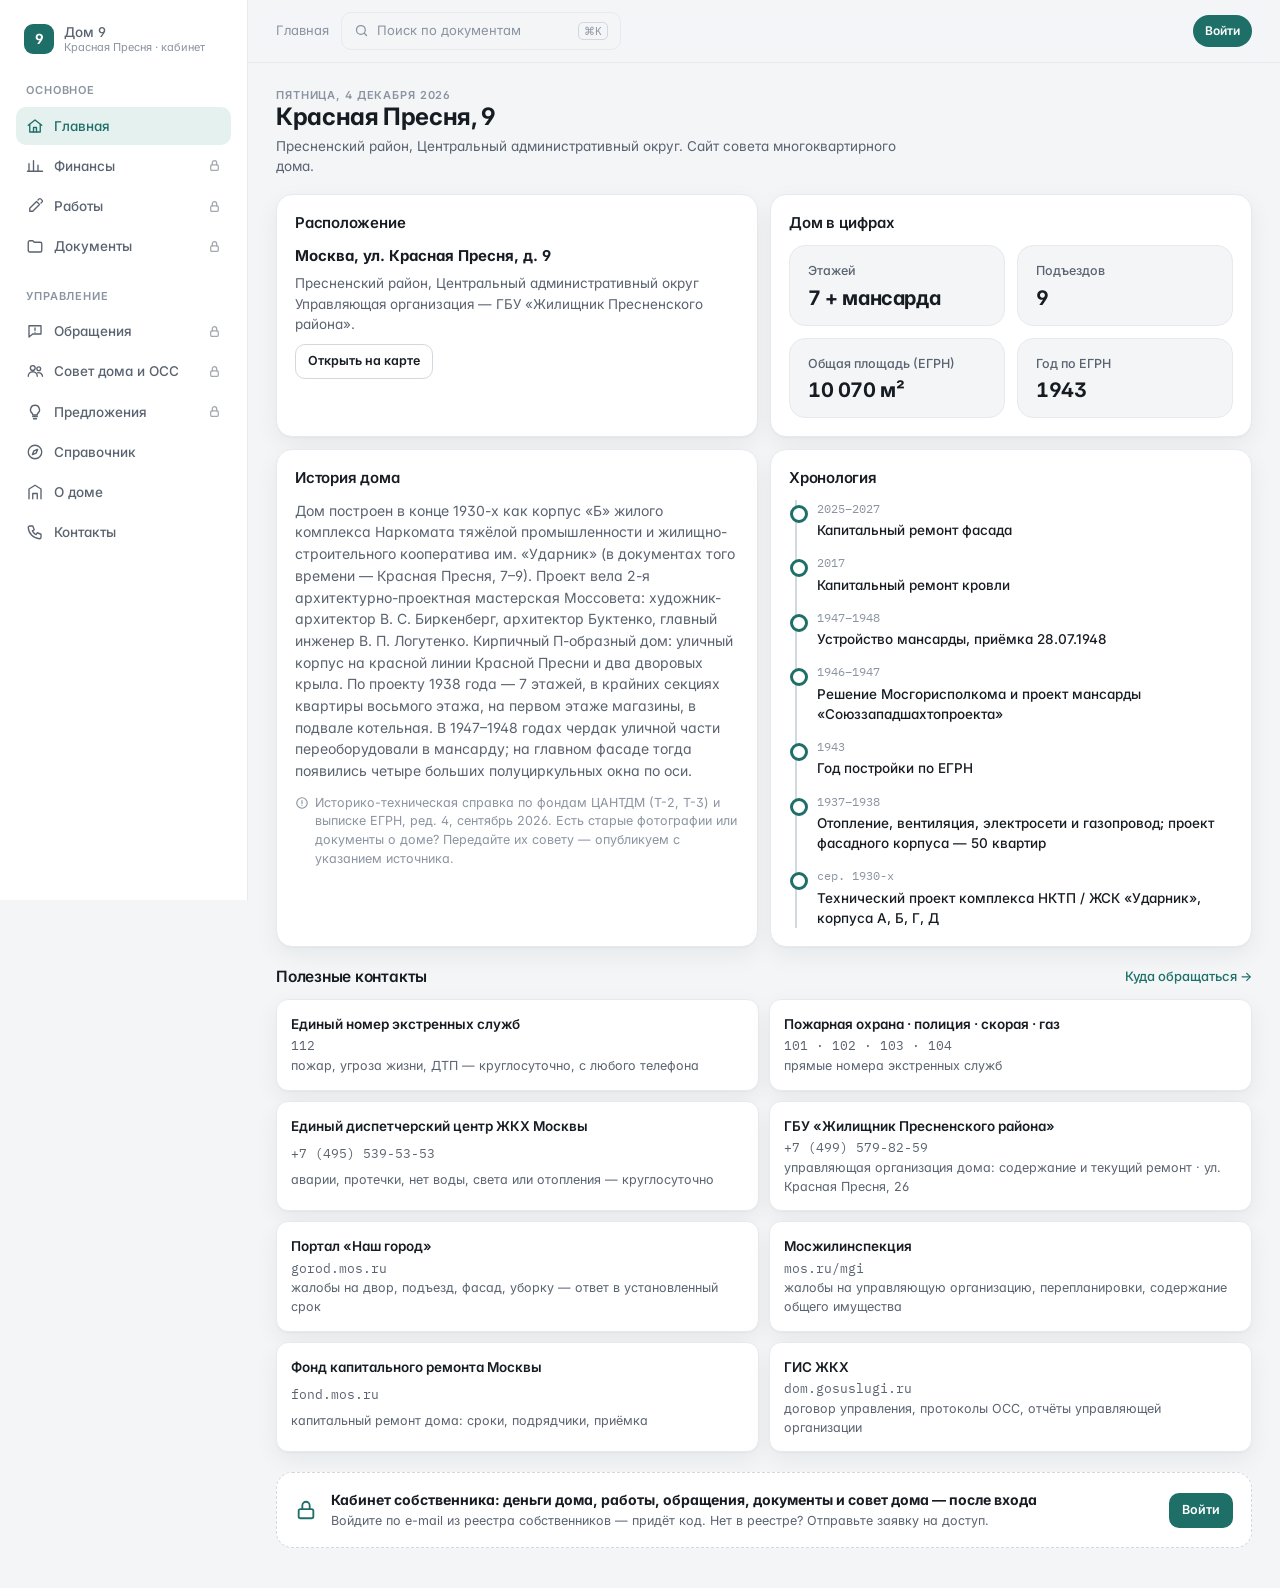
<file: index.html>
<!doctype html><html><head><meta charset=utf8><meta name=viewport content="width=device-width,initial-scale=1,viewport-fit=cover"><style>:root{color-scheme:light;box-sizing:border-box;padding-top:env(safe-area-inset-top,0px);padding-bottom:env(safe-area-inset-bottom,0px)}html{scroll-padding-top:env(safe-area-inset-top,0px)}body{margin:0;padding:0;font:14px -apple-system,BlinkMacSystemFont,sans-serif;background:#fff;color:#000}img{max-width:100%}[hidden]:not([hidden=until-found i]){display:none!important}</style></head><body>
<title>Кабинет · Красная Пресня, 9</title>
<meta name="robots" content="noindex,nofollow">
<meta name="description" content="Кабинет собственников дома Красная Пресня, 9: деньги дома, работы, обращения.">
<link rel="icon" type="image/svg+xml" href="[data-uri]">
<link rel="alternate icon" type="image/png" sizes="32x32" href="[data-uri]">
<link rel="apple-touch-icon" href="[data-uri]">
<meta name="theme-color" content="#1F6F69">
<meta name="apple-mobile-web-app-title" content="Кабинет">
<link rel="stylesheet" href="https://fonts.googleapis.com/css2?family=Inter:wght@400;500;600;700&family=IBM+Plex+Mono:wght@400;500&display=swap">
<style>
/* Layout: app shell in the reference style — left sidebar (≥1024px) / floating bottom dock (narrower), white cards on a cool light ground, one teal accent, amber as the second chart series, soft shadows, 16px radii */
:root{
  --bg:#F3F5F7; --bg-2:#FFFFFF; --bg-3:#EEF1F4; --bg-4:#E2E6EB;
  --fg:#171C22; --fg-2:#5A6370; --fg-3:#8B94A1; --line:#E6E9EE; --line-2:#D3D8DF;
  --ink:#171C22; --ink-fg:#FFFFFF;
  --accent:#1F6F69; --accent-2:#2A8C84; --accent-soft:#E4F1EF; --accent-deep:#164F4B; --accent-fg:#FFFFFF;
  --ok:#1E8A5E; --ok-soft:#DFF3EA; --warn:#B7791F; --warn-soft:#FBEFD9; --crit:#C6423A; --crit-soft:#FBE3E1; --info:#2F6FD1; --info-soft:#E3ECFB;
  --s1:#128E80; --s2:#B8863A; --s1-soft:rgba(18,142,128,.10); --s1-mid:#57B0A5; --s1-light:#9FD0C9; --s1-pale:#CFE3DF; --grid:#EAEDF1;
  --dock:rgba(255,255,255,.86); --shadow:0 1px 2px rgba(23,28,34,.04),0 8px 24px rgba(23,28,34,.06); --shadow-2:0 12px 40px rgba(23,28,34,.12);
  --font:'Inter',system-ui,-apple-system,'Segoe UI',Roboto,sans-serif;
  --font-mono:'IBM Plex Mono',ui-monospace,SFMono-Regular,Menlo,monospace;
  --r:16px; --r-s:12px; --r-xs:8px;
}
@media (prefers-color-scheme:dark){ :root:not([data-theme="light"]){
  --bg:#0F1316; --bg-2:#171C21; --bg-3:#1F252B; --bg-4:#2A323A;
  --fg:#EEF1F4; --fg-2:#B2BAC4; --fg-3:#7F8995; --line:#262D34; --line-2:#37404A;
  --ink:#EEF1F4; --ink-fg:#0F1316;
  --accent:#4FB3A9; --accent-2:#6CC4BA; --accent-soft:#16302D; --accent-deep:#0E2A27; --accent-fg:#0F1316;
  --ok:#4CC38A; --ok-soft:#153224; --warn:#E3A44A; --warn-soft:#3A2A10; --crit:#F0716A; --crit-soft:#3E1B19; --info:#6FA3F2; --info-soft:#15263F;
  --s1:#3FB5A7; --s2:#B8863A; --s1-soft:rgba(63,181,167,.14); --s1-mid:#2E8A7F; --s1-light:#22615B; --s1-pale:#1B4541; --grid:#242B32;
  --dock:rgba(23,28,33,.86); --shadow:0 1px 2px rgba(0,0,0,.4),0 8px 24px rgba(0,0,0,.35); --shadow-2:0 12px 40px rgba(0,0,0,.5);
  color-scheme:dark;
}}
:root[data-theme="dark"]{
  --bg:#0F1316; --bg-2:#171C21; --bg-3:#1F252B; --bg-4:#2A323A;
  --fg:#EEF1F4; --fg-2:#B2BAC4; --fg-3:#7F8995; --line:#262D34; --line-2:#37404A;
  --ink:#EEF1F4; --ink-fg:#0F1316;
  --accent:#4FB3A9; --accent-2:#6CC4BA; --accent-soft:#16302D; --accent-deep:#0E2A27; --accent-fg:#0F1316;
  --ok:#4CC38A; --ok-soft:#153224; --warn:#E3A44A; --warn-soft:#3A2A10; --crit:#F0716A; --crit-soft:#3E1B19; --info:#6FA3F2; --info-soft:#15263F;
  --s1:#3FB5A7; --s2:#B8863A; --s1-soft:rgba(63,181,167,.14); --s1-mid:#2E8A7F; --s1-light:#22615B; --s1-pale:#1B4541; --grid:#242B32;
  --dock:rgba(23,28,33,.86); --shadow:0 1px 2px rgba(0,0,0,.4),0 8px 24px rgba(0,0,0,.35); --shadow-2:0 12px 40px rgba(0,0,0,.5);
  color-scheme:dark;
}
*{box-sizing:border-box}
html{scroll-behavior:smooth}
body{margin:0;background:var(--bg);color:var(--fg);font-family:var(--font);font-size:14.5px;line-height:1.5;-webkit-font-smoothing:antialiased;overflow-x:hidden;font-feature-settings:"cv11","ss01"}
a{color:inherit}
h1,h2,h3,h4{margin:0;letter-spacing:-.015em;text-wrap:balance;font-weight:600}
h1{font-size:24px;line-height:1.2;font-weight:700}
h2{font-size:15.5px;line-height:1.3}
h3{font-size:14.5px;line-height:1.3}
p{margin:0}
button{font:inherit;color:inherit}
:focus-visible{outline:2px solid var(--accent-2);outline-offset:2px;border-radius:6px}
@media (prefers-reduced-motion:reduce){*,*::before,*::after{animation:none!important;transition:none!important} html{scroll-behavior:auto}}
.num{font-variant-numeric:tabular-nums}
.mono{font-family:var(--font-mono);font-variant-numeric:tabular-nums}
.muted{color:var(--fg-2)}
.small{font-size:12.5px;color:var(--fg-3)}
.eyebrow{font-size:11px;font-weight:600;letter-spacing:.08em;text-transform:uppercase;color:var(--fg-3)}

/* ===== App shell ===== */
.app{display:grid;grid-template-columns:1fr;min-height:100vh}
.app>div{min-width:0}
.side{display:none}
.top{position:sticky;top:env(safe-area-inset-top,0px);z-index:40;background:color-mix(in srgb,var(--bg) 88%,transparent);backdrop-filter:blur(14px) saturate(1.3);-webkit-backdrop-filter:blur(14px) saturate(1.3);border-bottom:1px solid var(--line)}
.top-in{max-width:1180px;margin:0 auto;padding:10px 16px;display:flex;align-items:center;gap:12px;min-height:58px}
.brand{display:flex;align-items:center;gap:10px;font-weight:700;font-size:14.5px;line-height:1.1;text-decoration:none}
.mark{width:30px;height:30px;border-radius:9px;background:var(--accent);color:#fff;display:grid;place-items:center;font-weight:700;font-size:14px;flex:none;letter-spacing:-.02em}
.brand small{display:block;font-weight:400;font-size:11px;color:var(--fg-3);margin-top:2px}
.crumbs{margin-left:auto;font-size:13px;color:var(--fg-3);display:none}
.user{display:flex;align-items:center;gap:8px;margin-left:auto}
.role{font-size:12px;padding:6px 11px;border-radius:999px;background:var(--bg-3);color:var(--fg-2);border:1px solid transparent;cursor:pointer;white-space:nowrap;font-weight:500}
.role.on{background:var(--accent-soft);color:var(--accent);border-color:transparent}
.avatar{width:34px;height:34px;border-radius:50%;background:var(--accent-deep);color:#fff;display:grid;place-items:center;font-weight:600;font-size:12px;flex:none}
.top-search{display:none}
@media (max-width:480px){.brand small{display:none}.role span.long{display:none}}

main{max-width:1180px;margin:0 auto;padding:20px 16px 120px;min-height:70vh;width:100%}
@media (min-width:1024px){
  .app{grid-template-columns:248px 1fr}
  .side{display:flex;flex-direction:column;gap:22px;position:sticky;top:0;height:100vh;padding:20px 16px calc(20px + env(safe-area-inset-bottom,0px));background:var(--bg-2);border-right:1px solid var(--line);overflow:auto}
  .top{position:sticky}
  .top-in{max-width:none;padding:12px 28px}
  .top .brand{display:none}
  .crumbs{display:block;margin-left:0}
  .top-search{display:flex;align-items:center;gap:8px;background:var(--bg);border:1px solid var(--line);border-radius:10px;padding:8px 12px;width:280px;font-size:13px;color:var(--fg-3)}
  .top-search svg{width:15px;height:15px}
  .top-search kbd{margin-left:auto;font:11px var(--font-mono);color:var(--fg-3);border:1px solid var(--line-2);border-radius:5px;padding:1px 5px}
  main{padding:24px 28px 40px;max-width:1280px;margin:0}
  .dock{display:none}
}
.side .brand{padding:4px 8px 6px}
.side .grp{display:grid;gap:2px}
.side .grp .eyebrow{padding:0 10px 6px}
.side a{display:flex;align-items:center;gap:10px;padding:9px 10px;border-radius:10px;text-decoration:none;font-size:13.5px;font-weight:500;color:var(--fg-2);transition:background .15s,color .15s}
.side a svg{width:18px;height:18px;stroke:currentColor;fill:none;stroke-width:1.8;stroke-linecap:round;stroke-linejoin:round;flex:none}
.side a:hover{background:var(--bg-3);color:var(--fg)}
.side a.on{background:var(--accent-soft);color:var(--accent)}
.side a .cnt{margin-left:auto;font-size:11px;font-weight:600;background:var(--crit);color:#fff;border-radius:999px;padding:1px 7px}
.side .help{margin-top:auto;background:var(--accent-deep);color:#fff;border-radius:14px;padding:14px;display:grid;gap:8px;font-size:12.5px}
.side .help b{font-weight:600;font-size:13px}
.side .help .btn{background:#fff;color:var(--accent-deep);border:none;padding:8px 12px;font-size:12.5px;justify-self:start}
:root[data-theme="dark"] .side .help,:root:not([data-theme="light"]) .side .help{color:var(--fg)}
.side .help .btn{color:#164F4B}
.side .foot{display:grid;gap:2px}

.view{animation:vin .32s cubic-bezier(.2,.7,.2,1) both}
@keyframes vin{from{opacity:0;transform:translateY(8px)}to{opacity:1;transform:none}}
.stagger>*{animation:vin .4s cubic-bezier(.2,.7,.2,1) both}
.stagger>*:nth-child(2){animation-delay:.05s}.stagger>*:nth-child(3){animation-delay:.1s}.stagger>*:nth-child(4){animation-delay:.15s}.stagger>*:nth-child(5){animation-delay:.2s}.stagger>*:nth-child(6){animation-delay:.25s}.stagger>*:nth-child(7){animation-delay:.3s}.stagger>*:nth-child(8){animation-delay:.35s}
.page-head{display:flex;flex-wrap:wrap;align-items:flex-end;justify-content:space-between;gap:10px 20px;margin-bottom:18px}
.page-head .lead{color:var(--fg-2);max-width:72ch;font-size:13.5px;margin-top:4px}
.sec{margin-top:20px;display:grid;gap:12px}
.sec-h{display:flex;align-items:center;justify-content:space-between;gap:12px;flex-wrap:wrap}
.link{background:none;border:none;padding:0;color:var(--accent);font-size:13px;cursor:pointer;text-decoration:none;font-weight:500}
.link:hover{text-decoration:underline}

/* ===== Cards ===== */
.card{background:var(--bg-2);border:1px solid var(--line);border-radius:var(--r);padding:18px;box-shadow:var(--shadow)}
.card-h{display:flex;align-items:center;justify-content:space-between;gap:10px;margin-bottom:12px}
.card-h h2{font-size:15px}
.card-h .sub{font-size:12px;color:var(--fg-3);margin-top:2px}
.pill{display:inline-flex;align-items:center;gap:6px;border:1px solid var(--line);border-radius:999px;padding:5px 10px;font-size:12px;color:var(--fg-2);background:var(--bg-2);white-space:nowrap}
.pill svg{width:12px;height:12px}
.grid{display:grid;gap:12px}
.g2{grid-template-columns:1fr 1fr}.g3{grid-template-columns:repeat(3,1fr)}.g4{grid-template-columns:repeat(4,1fr)}
.g21{grid-template-columns:1.6fr 1fr}.g12{grid-template-columns:1fr 1.6fr}
@media (max-width:1100px){.g21,.g12{grid-template-columns:1fr}}
@media (max-width:900px){.g3,.g4{grid-template-columns:1fr 1fr}}
@media (max-width:560px){.g2,.g3,.g4{grid-template-columns:1fr}.g4.keep2,.g3.keep2{grid-template-columns:1fr 1fr}}
.tile{background:var(--bg-2);border:1px solid var(--line);border-radius:var(--r);padding:16px 18px;display:grid;gap:6px;min-width:0;box-shadow:var(--shadow);position:relative}
.tile .l{font-size:12.5px;color:var(--fg-2);font-weight:500}
.tile .v{font-size:24px;font-weight:700;letter-spacing:-.02em;line-height:1.1;font-variant-numeric:tabular-nums}
.tile .d{font-size:12px;color:var(--fg-3);line-height:1.3}
.tile .row2{display:flex;align-items:center;justify-content:space-between;gap:10px}
.tile .spark{height:34px}
.tile .spark svg{width:100%;height:100%;display:block}
.delta{display:inline-flex;align-items:center;gap:4px;font-size:11.5px;font-weight:600;padding:3px 8px;border-radius:999px;background:var(--ok-soft);color:var(--ok);white-space:nowrap}
.delta.dn{background:var(--crit-soft);color:var(--crit)}
.delta.nt{background:var(--bg-3);color:var(--fg-2)}
.chip{display:inline-flex;align-items:center;gap:6px;padding:3px 9px;border-radius:999px;font-size:11.5px;font-weight:600;white-space:nowrap;height:23px;line-height:1}
.chip::before{content:"";width:6px;height:6px;border-radius:50%;background:currentColor;flex:none}
.chip.ok{background:var(--ok-soft);color:var(--ok)}.chip.warn{background:var(--warn-soft);color:var(--warn)}.chip.crit{background:var(--crit-soft);color:var(--crit)}.chip.info{background:var(--info-soft);color:var(--info)}
.chip.plain{background:var(--bg-3);color:var(--fg-2)}.chip.plain::before{display:none}
.tag{font-size:11.5px;padding:2px 8px;border-radius:6px;background:var(--bg-3);color:var(--fg-2);font-weight:500;white-space:nowrap}
.tag.red{background:var(--accent-soft);color:var(--accent)}
.tags{display:flex;flex-wrap:wrap;gap:6px}
.btn{display:inline-flex;align-items:center;justify-content:center;gap:8px;padding:10px 16px;border-radius:12px;font-weight:600;font-size:13.5px;text-decoration:none;border:1px solid transparent;cursor:pointer;transition:transform .12s,background .15s,box-shadow .15s;white-space:nowrap}
.btn:active{transform:translateY(1px)}
.btn-primary{background:var(--accent);color:var(--accent-fg)}
.btn-primary:hover{background:var(--accent-2)}
.btn-ghost{background:var(--bg-2);border-color:var(--line-2);color:var(--fg)}
.btn-ghost:hover{border-color:var(--fg-3)}
.btn-sm{padding:7px 12px;font-size:12.5px;border-radius:10px}
.actions{display:flex;flex-wrap:wrap;gap:8px}
.qa{display:grid;grid-template-columns:repeat(5,1fr);gap:10px}
@media (max-width:700px){.qa{grid-template-columns:repeat(3,1fr)}}
@media (max-width:420px){.qa{grid-template-columns:repeat(2,1fr)}}
.qa button{display:grid;gap:10px;justify-items:start;padding:14px;border-radius:var(--r-s);border:1px solid var(--line);background:var(--bg-2);cursor:pointer;text-align:left;font-size:13px;font-weight:500;transition:border-color .15s,transform .15s,box-shadow .15s;box-shadow:var(--shadow)}
.qa button:hover{border-color:var(--accent);transform:translateY(-1px)}
.qa .ic{width:32px;height:32px;border-radius:9px;background:var(--accent-soft);color:var(--accent);display:grid;place-items:center}
.qa svg{width:18px;height:18px;stroke:currentColor;fill:none;stroke-width:1.8;stroke-linecap:round;stroke-linejoin:round}

/* ===== Lists ===== */
.rows{display:grid}
.row{display:grid;grid-template-columns:1fr auto;gap:4px 12px;padding:12px 0;border-top:1px solid var(--line);cursor:pointer;align-items:start}
.row:first-child{border-top:none;padding-top:0}
.row:last-child{padding-bottom:0}
.row .t{font-weight:600;font-size:14px}
.row .d{grid-column:1/-1;font-size:12.5px;color:var(--fg-2)}
.row .m{grid-column:1/-1;display:flex;flex-wrap:wrap;gap:6px;margin-top:4px}
.row:hover .t{color:var(--accent)}
a.row{color:inherit;text-decoration:none}
.rp-k{display:grid;grid-template-columns:repeat(3,1fr);gap:8px;margin-bottom:14px}.rp-k button{all:unset;cursor:pointer;border-radius:12px;padding:10px 12px;background:var(--bg);border:1px solid var(--line);display:grid;gap:2px}.rp-k b{font-size:24px;font-weight:700;line-height:1}.rp-k span{font-size:12px;color:var(--fg-2)}.rp-k .u b{color:var(--crit)}.rp-k .i b{color:var(--warn)}.rp-k .n b{color:var(--fg-2)}
.rp-od{color:var(--crit);font-weight:600}
.rec{display:grid;grid-template-columns:auto 1fr auto;gap:2px 12px;padding:11px 0;border-top:1px solid var(--line);align-items:start}
.rec:first-child{border-top:none;padding-top:0}
.rec:last-child{padding-bottom:0}
.rec .ic{width:34px;height:34px;border-radius:10px;background:var(--bg-3);display:grid;place-items:center;color:var(--fg-2);grid-row:span 2}
.rec .ic.warn{background:var(--warn-soft);color:var(--warn)}.rec .ic.crit{background:var(--crit-soft);color:var(--crit)}.rec .ic.ok{background:var(--ok-soft);color:var(--ok)}.rec .ic.info{background:var(--info-soft);color:var(--info)}
.rec .ic svg{width:17px;height:17px;stroke:currentColor;fill:none;stroke-width:1.9;stroke-linecap:round;stroke-linejoin:round}
.rec .t{font-weight:600;font-size:13.5px}
.rec .s{grid-column:2;font-size:12.5px;color:var(--fg-2)}
.rec .v{font-weight:600;font-variant-numeric:tabular-nums;font-size:13px;white-space:nowrap;text-align:right;grid-row:span 2;align-self:start}
.tl{list-style:none;padding:0;margin:0;border-left:2px solid var(--line-2);margin-left:6px}
.tl li{position:relative;padding:0 0 14px 20px;display:grid;gap:3px}
.tl li::before{content:"";position:absolute;left:-7px;top:5px;width:12px;height:12px;border-radius:50%;background:var(--bg-2);border:3px solid var(--accent)}
.tl li:last-child{padding-bottom:0}
.tl .dt{font-family:var(--font-mono);font-size:11.5px;color:var(--fg-3)}
.tl .ev{font-size:13.5px;font-weight:500}

/* ===== Charts ===== */
.chart-card{display:grid;gap:12px}
.legend{display:flex;gap:14px;font-size:12px;color:var(--fg-2);flex-wrap:wrap}
.legend i{display:inline-block;width:9px;height:9px;border-radius:50%;margin-right:6px;vertical-align:0}
.seg{display:inline-flex;background:var(--bg-3);border-radius:10px;padding:3px;gap:2px}
.seg button{border:none;background:transparent;padding:5px 11px;border-radius:8px;font-size:12.5px;font-weight:500;color:var(--fg-2);cursor:pointer;transition:background .15s,color .15s}
.seg button.on{background:var(--bg-2);color:var(--fg);box-shadow:0 1px 3px rgba(0,0,0,.08)}
.chart{position:relative;overflow-x:auto;overflow-y:hidden}
.chart svg{width:100%;height:auto;display:block;overflow:visible}
@media (max-width:640px){.chart svg{min-width:600px}}
@media (max-width:560px){.hide-m{display:none}.tbl th,.tbl td{padding:8px 6px;font-size:13px}}
.tip{position:absolute;pointer-events:none;background:var(--bg-2);color:var(--fg);border:1px solid var(--line);box-shadow:var(--shadow-2);font-size:12px;padding:9px 11px;border-radius:10px;white-space:nowrap;transform:translate(-50%,14px);opacity:0;transition:opacity .12s;font-variant-numeric:tabular-nums;z-index:5;line-height:1.45}
.tip.on{opacity:1}
.tip.r{transform:translate(-100%,14px)}
.tip.l{transform:translate(0,14px)}
.tip b{font-weight:600}
.tip i{display:inline-block;width:8px;height:8px;border-radius:50%;margin-right:6px;vertical-align:0}
.tip .h{color:var(--fg-3);font-weight:500;margin-bottom:3px}
.bar{transform-origin:bottom;animation:grow .6s cubic-bezier(.2,.7,.2,1) both}
@keyframes grow{from{transform:scaleY(0)}to{transform:scaleY(1)}}
.hbar{transform-origin:left;animation:growx .6s cubic-bezier(.2,.7,.2,1) both}
@keyframes growx{from{transform:scaleX(0)}to{transform:scaleX(1)}}
.draw{stroke-dasharray:3000;stroke-dashoffset:3000;animation:draw 1.4s ease-out forwards}
@keyframes draw{to{stroke-dashoffset:0}}
.fadein{animation:fade .9s ease-out .45s both}
@keyframes fade{from{opacity:0}to{opacity:1}}
.tbl-wrap{overflow-x:auto}
.tbl{width:100%;border-collapse:collapse;font-size:13.5px;font-variant-numeric:tabular-nums}
.tbl th,.tbl td{padding:9px 10px;border-bottom:1px solid var(--line);text-align:right;vertical-align:top}
.tbl th:first-child,.tbl td:first-child{text-align:left}
.tbl th{color:var(--fg-3);font-weight:500;font-size:12px;white-space:nowrap}
.tbl td.l{text-align:left}
.ops .op{display:grid;grid-template-columns:auto 1fr auto;gap:2px 12px;padding:11px 0;border-top:1px solid var(--line);cursor:pointer;align-items:start}
.ops .op:first-child{border-top:none;padding-top:0}
.ops .dt{font-family:var(--font-mono);font-size:12px;color:var(--fg-3);padding-top:2px;width:52px}
.ops .who{font-weight:600;font-size:13.5px;min-width:0}
.ops .what{grid-column:2;font-size:12.5px;color:var(--fg-2)}
.ops .sum{font-weight:600;font-variant-numeric:tabular-nums;text-align:right;white-space:nowrap}
.ops .sum.in{color:var(--ok)}
.ops .st{grid-column:3;justify-self:end}
.ops .op:hover .who{color:var(--accent)}
.hb{display:grid;grid-template-columns:minmax(150px,1.3fr) 3fr auto;gap:8px 10px;align-items:center;font-size:12.5px}
.hb .n{min-width:0;line-height:1.2}
.hb .b{height:10px;background:var(--bg-3);border-radius:5px;overflow:hidden}
.hb .b i{display:block;height:100%;background:var(--s1);border-radius:5px}
.hb .v{font-variant-numeric:tabular-nums;color:var(--fg-2);white-space:nowrap;font-size:12px}
@media (max-width:560px){.hb{grid-template-columns:1fr auto}.hb .b{grid-column:1/-1}}
.gauge{display:grid;grid-template-columns:auto 1fr;gap:16px;align-items:center}
@media (max-width:420px){.gauge{grid-template-columns:1fr}}
.gauge svg{width:150px;height:150px}
.gauge .tick{opacity:0;animation:fade .3s ease-out both}
.gauge ul{list-style:none;margin:0;padding:0;display:grid;gap:8px;font-size:12.5px;color:var(--fg-2)}
.gauge li{display:flex;gap:8px;align-items:flex-start}
.gauge li i{width:8px;height:8px;border-radius:50%;background:var(--accent);flex:none;margin-top:6px}
.gauge li i.warn{background:var(--warn)}.gauge li i.crit{background:var(--crit)}
.donut{display:grid;grid-template-columns:auto 1fr;gap:16px;align-items:center}
@media (max-width:420px){.donut{grid-template-columns:1fr}}
.donut svg{width:160px;height:160px}
.donut .seg-p{transition:opacity .15s;cursor:pointer}
.donut ul{list-style:none;margin:0;padding:0;display:grid;gap:7px;font-size:12.5px}
.donut li{display:grid;grid-template-columns:auto 1fr auto;gap:8px;align-items:center;color:var(--fg-2)}
.donut li i{width:9px;height:9px;border-radius:50%}
.donut li b{color:var(--fg);font-weight:600;font-variant-numeric:tabular-nums}
.sankey .ribbon{transition:opacity .15s}
.sankey:hover .ribbon{opacity:.35}
.sankey .ribbon:hover{opacity:.95}

/* ===== Works ===== */
.work{display:grid;gap:10px;cursor:pointer;transition:transform .15s,border-color .15s,box-shadow .15s}
.work:hover{transform:translateY(-2px);border-color:var(--accent);box-shadow:var(--shadow-2)}
.work .h{display:flex;justify-content:space-between;gap:10px;align-items:flex-start}
.work .h h3{font-size:14.5px}
.work .meta{display:grid;grid-template-columns:auto 1fr;gap:3px 10px;font-size:12.5px;margin:0}
.work .meta dt{color:var(--fg-3)}.work .meta dd{margin:0}
.prog{height:6px;background:var(--bg-3);border-radius:3px;overflow:hidden}
.prog i{display:block;height:100%;background:var(--accent);border-radius:3px;transform-origin:left;animation:growx .8s cubic-bezier(.2,.7,.2,1) both}
.prog i.warn{background:var(--warn)}.prog i.ok{background:var(--ok)}

/* ===== Docs ===== */
.search{display:flex;align-items:center;gap:10px;background:var(--bg-2);border:1px solid var(--line-2);border-radius:12px;padding:10px 14px;box-shadow:var(--shadow)}
.search input{flex:1;border:none;background:transparent;font:inherit;font-size:14.5px;color:var(--fg);outline:none;min-width:0}
.search svg{width:18px;height:18px;color:var(--fg-3);flex:none}
.filters{display:flex;flex-wrap:wrap;gap:6px}
.filters button{border:1px solid var(--line-2);background:var(--bg-2);border-radius:999px;padding:5px 11px;font-size:12.5px;cursor:pointer;color:var(--fg-2);font-weight:500}
.filters button.on{background:var(--accent);color:var(--accent-fg);border-color:var(--accent)}
.doc{display:grid;grid-template-columns:auto 1fr auto;gap:2px 12px;padding:11px 0;border-top:1px solid var(--line);align-items:start;text-decoration:none}
.doc:first-child{border-top:none;padding-top:0}
.doc .ic{width:36px;height:36px;border-radius:10px;background:var(--bg-3);display:grid;place-items:center;font-family:var(--font-mono);font-size:10px;font-weight:600;color:var(--fg-2)}
.doc .n{font-weight:600;font-size:13.5px}
.doc .s{grid-column:2;font-size:12.5px;color:var(--fg-2)}
.doc .dt{font-family:var(--font-mono);font-size:11.5px;color:var(--fg-3);white-space:nowrap}
.doc:hover .n{color:var(--accent)}
.folders{display:grid;grid-template-columns:repeat(4,1fr);gap:10px}
@media (max-width:900px){.folders{grid-template-columns:repeat(2,1fr)}}
.folder{display:grid;gap:4px;padding:14px;border:1px solid var(--line);border-radius:var(--r-s);background:var(--bg-2);text-decoration:none;min-width:0;transition:border-color .15s;box-shadow:var(--shadow)}
.folder:hover{border-color:var(--accent)}
.folder .fn{font-family:var(--font-mono);font-size:11px;color:var(--fg-3)}
.folder b{font-weight:600;font-size:13.5px}
.folder span{font-size:12px;color:var(--fg-2)}

/* ===== More ===== */
.menu{display:grid;gap:8px}
.menu button{display:grid;grid-template-columns:auto 1fr auto;align-items:center;gap:12px;padding:14px 16px;background:var(--bg-2);border:1px solid var(--line);border-radius:var(--r-s);cursor:pointer;text-align:left;transition:border-color .15s;box-shadow:var(--shadow)}
.menu button:hover{border-color:var(--accent)}
.menu .ico{width:36px;height:36px;border-radius:10px;background:var(--accent-soft);color:var(--accent);display:grid;place-items:center}
.menu .ico svg{width:19px;height:19px;stroke:currentColor;fill:none;stroke-width:1.8;stroke-linecap:round;stroke-linejoin:round}
.menu b{display:block;font-weight:600;font-size:14px}
.menu span{font-size:12.5px;color:var(--fg-2)}
.menu .arr{color:var(--fg-3)}
.back{display:inline-flex;align-items:center;gap:6px;background:none;border:none;padding:0;color:var(--fg-2);cursor:pointer;font-size:13px;margin-bottom:12px}
.form{display:grid;gap:12px}
.field{display:grid;gap:5px}
.field label{font-size:12.5px;color:var(--fg-2);font-weight:500}
.field input,.field select,.field textarea{width:100%;padding:10px 12px;border:1px solid var(--line-2);border-radius:10px;background:var(--bg);color:var(--fg);font:inherit;font-size:14px}
.field input:focus,.field select:focus,.field textarea:focus{outline:none;border-color:var(--accent);box-shadow:0 0 0 3px var(--accent-soft)}
.field textarea{min-height:90px;resize:vertical}
.done{padding:14px;border-radius:var(--r-s);background:var(--ok-soft);font-size:13.5px;display:grid;gap:6px}
.side a.lk::after{content:'';width:13px;height:13px;margin-left:auto;background:currentColor;opacity:.55;-webkit-mask:url("data:image/svg+xml,%3Csvg xmlns='http://www.w3.org/2000/svg' viewBox='0 0 24 24' fill='none' stroke='black' stroke-width='2.4' stroke-linecap='round'%3E%3Crect x='5' y='11' width='14' height='10' rx='2'/%3E%3Cpath d='M8 11V7a4 4 0 0 1 8 0v4'/%3E%3C/svg%3E") center/contain no-repeat;mask:url("data:image/svg+xml,%3Csvg xmlns='http://www.w3.org/2000/svg' viewBox='0 0 24 24' fill='none' stroke='black' stroke-width='2.4' stroke-linecap='round'%3E%3Crect x='5' y='11' width='14' height='10' rx='2'/%3E%3Cpath d='M8 11V7a4 4 0 0 1 8 0v4'/%3E%3C/svg%3E") center/contain no-repeat}
.dock button.lk::after{content:'';position:absolute;top:5px;right:calc(50% - 19px);width:11px;height:11px;background:currentColor;-webkit-mask:url("data:image/svg+xml,%3Csvg xmlns='http://www.w3.org/2000/svg' viewBox='0 0 24 24' fill='none' stroke='black' stroke-width='2.4' stroke-linecap='round'%3E%3Crect x='5' y='11' width='14' height='10' rx='2'/%3E%3Cpath d='M8 11V7a4 4 0 0 1 8 0v4'/%3E%3C/svg%3E") center/contain no-repeat;mask:url("data:image/svg+xml,%3Csvg xmlns='http://www.w3.org/2000/svg' viewBox='0 0 24 24' fill='none' stroke='black' stroke-width='2.4' stroke-linecap='round'%3E%3Crect x='5' y='11' width='14' height='10' rx='2'/%3E%3Cpath d='M8 11V7a4 4 0 0 1 8 0v4'/%3E%3C/svg%3E") center/contain no-repeat}
.menu button.lk .arr::before{content:'';display:inline-block;margin-right:6px;vertical-align:-1px;opacity:.6;width:11px;height:11px;background:currentColor;-webkit-mask:url("data:image/svg+xml,%3Csvg xmlns='http://www.w3.org/2000/svg' viewBox='0 0 24 24' fill='none' stroke='black' stroke-width='2.4' stroke-linecap='round'%3E%3Crect x='5' y='11' width='14' height='10' rx='2'/%3E%3Cpath d='M8 11V7a4 4 0 0 1 8 0v4'/%3E%3C/svg%3E") center/contain no-repeat;mask:url("data:image/svg+xml,%3Csvg xmlns='http://www.w3.org/2000/svg' viewBox='0 0 24 24' fill='none' stroke='black' stroke-width='2.4' stroke-linecap='round'%3E%3Crect x='5' y='11' width='14' height='10' rx='2'/%3E%3Cpath d='M8 11V7a4 4 0 0 1 8 0v4'/%3E%3C/svg%3E") center/contain no-repeat}
.vsw{display:flex;align-items:center;gap:8px}.vsw-l{font-size:11.5px;color:var(--fg-3);white-space:nowrap}
#viewSel{display:none;font:500 12.5px var(--font);padding:6px 10px;border-radius:999px;border:1px solid var(--line-2);background:var(--bg-2);color:var(--fg)}
@media (max-width:980px){.vsw .seg,.vsw-l{display:none}#viewSel{display:block}}
.pvb{display:flex;align-items:center;justify-content:center;gap:12px;flex-wrap:wrap;padding:8px 16px;background:var(--warn-soft);color:var(--fg);font-size:13px;border-bottom:1px solid var(--line)}
.pvb b{font-weight:650}.pvb .btn{background:var(--bg-2)}
.done.bad{background:var(--crit-soft);color:var(--crit)}
.role.cta{background:var(--accent);color:#fff;font-weight:600}
.btn[disabled]{opacity:.7;cursor:progress}
.note{font-size:12.5px;color:var(--fg-3);display:flex;gap:6px;align-items:flex-start}
.note svg{width:14px;height:14px;flex:none;margin-top:2px}
.callout{background:var(--accent-soft);border-radius:var(--r-s);padding:12px 14px;font-size:13px;display:flex;gap:10px;color:var(--fg)}
.callout svg{width:18px;height:18px;flex:none;color:var(--accent);margin-top:1px}
.dir{display:grid;gap:10px}
.dir .it{display:grid;gap:4px;padding:14px;border:1px solid var(--line);border-radius:var(--r-s);background:var(--bg-2);box-shadow:var(--shadow)}
.dir .it b{font-weight:600;font-size:14px}
.dir .it span{font-size:13px;color:var(--fg-2)}
.dir .it .esc{font-size:12.5px;color:var(--fg-3)}
.contacts{display:grid;grid-template-columns:repeat(2,1fr);gap:10px}
@media (max-width:640px){.contacts{grid-template-columns:1fr}}
.contact{padding:14px;border:1px solid var(--line);border-radius:var(--r-s);background:var(--bg-2);display:grid;gap:2px;font-size:13.5px;box-shadow:var(--shadow)}
.contact b{font-weight:600}
.contact .tel{font-family:var(--font-mono);user-select:all}
.contact span{color:var(--fg-2);font-size:12.5px}

/* ===== Dock (narrow screens) ===== */
.dock{position:fixed;left:50%;transform:translateX(-50%);bottom:calc(14px + env(safe-area-inset-bottom,0px));z-index:50;display:flex;gap:2px;padding:6px;background:var(--dock);backdrop-filter:blur(18px) saturate(1.4);-webkit-backdrop-filter:blur(18px) saturate(1.4);border:1px solid var(--line);border-radius:22px;box-shadow:var(--shadow-2);width:min(560px,calc(100% - 24px))}
.dock button{flex:1;display:grid;justify-items:center;gap:3px;padding:8px 4px 6px;border:none;background:transparent;border-radius:16px;cursor:pointer;color:var(--fg-3);font-size:11px;font-weight:600;position:relative;transition:color .2s,background .2s}
.dock button svg{width:22px;height:22px;stroke:currentColor;fill:none;stroke-width:1.8;stroke-linecap:round;stroke-linejoin:round;transition:transform .2s}
.dock button.on{color:var(--accent);background:var(--accent-soft)}
.dock button.on svg{transform:translateY(-1px)}
.dock button:hover{color:var(--fg)}

/* ===== Sheet ===== */
.scrim{position:fixed;inset:0;background:rgba(10,12,16,.45);z-index:60;opacity:0;transition:opacity .25s}
.scrim.on{opacity:1}
.sheet{position:fixed;left:50%;bottom:0;transform:translate(-50%,105%);width:min(680px,100%);max-height:88vh;overflow:auto;background:var(--bg-2);border-radius:20px 20px 0 0;z-index:61;padding:14px 22px calc(24px + env(safe-area-inset-bottom,0px));transition:transform .32s cubic-bezier(.2,.7,.2,1);box-shadow:var(--shadow-2)}
.sheet.on{transform:translate(-50%,0)}
.sheet .grab{width:40px;height:4px;border-radius:2px;background:var(--line-2);margin:0 auto 14px}
.sheet h2{font-size:18px;margin-bottom:6px;font-weight:700}
.sheet dl{display:grid;grid-template-columns:auto 1fr;gap:6px 14px;font-size:13.5px;margin:12px 0}
.sheet dt{color:var(--fg-3)}.sheet dd{margin:0;min-width:0;overflow-wrap:anywhere}
.flow{display:flex;flex-wrap:wrap;gap:4px;align-items:center;font-size:12px}
.flow span{padding:3px 8px;border-radius:6px;background:var(--bg-3)}
.flow span.done{background:var(--ok-soft);color:var(--ok)}
.flow span.miss{background:var(--crit-soft);color:var(--crit)}
.flow i{color:var(--fg-3);font-style:normal}
.dl{display:inline-flex;align-items:center;gap:6px;padding:7px 11px;border-radius:9px;border:1px solid var(--line-2);text-decoration:none;font-size:12.5px;font-weight:500;background:var(--bg-2)}
.dl:hover{border-color:var(--accent)}
.dl svg{width:13px;height:13px;color:var(--fg-3)}
.dl.miss{border-style:dashed;color:var(--fg-3)}
.links{display:flex;flex-wrap:wrap;gap:6px}
.sheet .close{position:absolute;top:12px;right:14px;width:32px;height:32px;border-radius:50%;border:none;background:var(--bg-3);cursor:pointer;display:grid;place-items:center}
.sheet .close svg{width:16px;height:16px}
.toast{position:fixed;left:50%;transform:translate(-50%,20px);bottom:calc(90px + env(safe-area-inset-bottom,0px));background:var(--ink);color:var(--ink-fg);padding:10px 16px;border-radius:12px;font-size:13.5px;z-index:70;opacity:0;transition:opacity .2s,transform .2s;pointer-events:none}
.toast.on{opacity:1;transform:translate(-50%,0)}
@media (min-width:1024px){.dock{display:none}}
@media (max-width:560px){.tile .v{font-size:20px}}
.seg button{white-space:nowrap}
.ch-scroll{overflow-x:auto;padding-bottom:6px}
.ch-grid{border-collapse:separate;border-spacing:3px;margin:0 auto}
.ch-grid td,.ch-grid th{padding:0}
.ch-fl{font:500 11px var(--font-mono);color:var(--fg-3);width:22px;text-align:center}
.ch-gap{width:18px}.ch-pdiv0{width:7px}
.ch-pdiv{width:7px;background:linear-gradient(var(--line-2),var(--line-2)) center/1px 100% no-repeat}
.ch-cell{position:relative;width:46px;height:34px;border:1px solid transparent;border-radius:8px;font:600 12.5px var(--font);color:var(--fg);cursor:pointer;display:flex;align-items:center;justify-content:center;transition:transform .12s,box-shadow .12s,opacity .12s}
.ch-cell:hover{transform:translateY(-1px);box-shadow:var(--shadow)}
.ch-cell.wide{width:auto;min-width:64px;padding:0 10px;height:32px;font-size:12px}
.ch-cell.c-empty{background:transparent;cursor:default;box-shadow:none;transform:none}
.c-one{background:var(--accent-soft)}.c-share{background:var(--warn-soft)}.c-gov{background:repeating-linear-gradient(135deg,var(--crit-soft) 0 5px,var(--bg-2) 5px 8px);border:1.5px solid var(--crit)!important;color:var(--crit)}
.c-oi{background:var(--ok-soft);border:1.5px dashed var(--ok)!important;color:var(--ok)}.c-miss{background:var(--crit-soft);color:var(--crit)}.c-com{background:var(--info-soft)}
.ch-cell.hit{outline:2px solid var(--accent);outline-offset:1px}.ch-cell.dim{opacity:.22}
.ch-ph{position:absolute;top:4px;right:4px;width:6px;height:6px;border-radius:50%;background:var(--accent)}
.ch-porch{text-align:center;padding-top:6px!important}.ch-porch b{display:block;font-size:12px}.ch-porch span{font:400 10.5px var(--font-mono);color:var(--fg-3)}
.ch-legend{display:flex;flex-wrap:wrap;gap:14px;font-size:12px;color:var(--fg-2);margin-bottom:12px}.ch-legend i{display:inline-block;width:12px;height:12px;border-radius:4px;margin-right:6px;vertical-align:-2px}.ch-legend i.ch-dot{width:8px;height:8px;border-radius:50%;background:var(--accent);vertical-align:0}
.ch-sub{font-size:12px;color:var(--fg-3);margin:16px 0 8px}.ch-nonres{display:flex;flex-wrap:wrap;gap:6px}
.ch-grp{text-align:center;padding:0 0 14px!important}.ch-grp b{display:block;font-size:12.5px}.ch-grp span{display:block;font-size:11px;color:var(--fg-3);font-weight:500}
.ch-void{height:34px}
td[data-roof]{position:relative}td[data-roof=l1]::before{left:47px!important}td[data-roof=r1]::before{right:47px!important}td[data-roof]::before{content:'';position:absolute;left:-2px;right:-2px;top:-6px;height:3px;border-radius:2px;background:var(--fg)}
.ch-lg-roof{width:16px!important;height:3px!important;border-radius:2px!important;background:var(--fg-2);vertical-align:3px!important}
.ch-lg-m{border:1px dashed var(--accent);border-radius:6px 6px 3px 3px!important}.ch-lg-tw{border:1.5px solid var(--accent);border-radius:7px 7px 3px 3px!important}
.ch-lg-pd{width:1px!important;height:14px!important;border-radius:0!important;background:var(--line-2);margin:0 8px 0 4px!important}
.ch-vd{display:inline-block;width:14px;height:10px;vertical-align:-1px;border-radius:3px}
.ch-cell.wide{width:100%;min-width:46px;height:34px}
.ch-r-tw .ch-void,.ch-r-m .ch-void{background:none}
.ch-r-b td{padding-top:0}
.ch-band{display:flex;flex-wrap:wrap;align-items:center;gap:6px;padding:6px 8px;border-radius:10px;background:var(--bg-3)}.ch-band>span{font-size:11.5px;color:var(--fg-2);margin-right:4px}.ch-band .ch-cell{width:auto;padding:0 10px}
.ch-multi{display:flex;gap:3px}.ch-multi .ch-cell{flex:1 1 auto;width:auto;min-width:0;padding:0 6px;white-space:nowrap}
.ch-r-b .ch-cell,.ch-band.one .ch-cell{font-size:11px;line-height:1.1;white-space:normal;text-align:center;padding:0 4px}
.ch-attic{height:34px;display:grid;place-items:center;border-radius:12px 12px 6px 6px;border:1px dashed var(--line-2);color:var(--fg-3);font-size:11.5px}
.ch-band.one{padding:0;background:none;display:grid;gap:2px}.ch-band.one>span{font-size:10.5px;color:var(--fg-3);text-align:center}.ch-band.one .ch-cell{width:100%}
.model-card{padding:0;overflow:hidden}.model-card iframe{display:block;width:100%;height:calc(100dvh - 240px);min-height:520px;border:0;background:var(--bg)}
.lock{display:flex;align-items:center;gap:14px;padding:16px 18px;border:1px dashed var(--line-2);border-radius:var(--r);background:var(--bg-2)}
.lock svg{width:22px;height:22px;flex:none;color:var(--accent)}.lock div{display:grid;gap:2px;flex:1}.lock b{font-size:14px}.lock span{font-size:12.5px;color:var(--fg-2)}
@media (max-width:640px){.lock{flex-wrap:wrap}}

/* ===== Загрузка: верхняя полоса и карточка прогресса ===== */
#busybar{position:fixed;top:0;left:0;right:0;height:3px;z-index:200;overflow:hidden;opacity:0;transition:opacity .25s;pointer-events:none}
body.busy #busybar{opacity:1}
#busybar::before{content:'';position:absolute;top:0;bottom:0;width:30%;background:var(--accent);border-radius:0 3px 3px 0;animation:ldr-run 1.1s ease-in-out infinite}
@keyframes ldr-run{0%{left:-30%}100%{left:100%}}
.ldr{max-width:470px;margin:48px auto;padding:26px 24px 22px;background:var(--bg-2);border:1px solid var(--line);border-radius:var(--r);box-shadow:var(--shadow);display:grid;gap:16px}
.ldr-h{display:flex;align-items:center;gap:14px}
.ldr-h svg{width:44px;height:44px;flex:none}
.ldr-h b{display:block;font-size:17px;font-weight:650}
.ldr-h span{display:block;font-size:12.5px;color:var(--fg-2);margin-top:2px}
.ldr-bar{position:relative;height:8px;border-radius:99px;background:var(--bg-3);overflow:hidden}
.ldr-bar i{position:absolute;left:0;top:0;bottom:0;width:0;border-radius:99px;background:var(--accent);transition:width .3s ease}
.ldr-bar.ind i{width:30%!important;animation:ldr-run 1.2s ease-in-out infinite}
.ldr-meta{display:flex;justify-content:space-between;gap:10px;font:500 12px var(--font-mono);color:var(--fg-2);margin-top:-8px}
.ldr-steps{list-style:none;margin:0;padding:0;display:grid;gap:9px}
.ldr-steps li{display:flex;align-items:center;gap:10px;font-size:13.5px;color:var(--fg-3)}
.ldr-steps li::before{content:'';width:16px;height:16px;flex:none;border-radius:50%;border:2px solid var(--line-2);box-sizing:border-box}
.ldr-steps li.s-run{color:var(--fg);font-weight:600}
.ldr-steps li.s-run::before{border-color:var(--accent);border-right-color:transparent;animation:ldr-spin .8s linear infinite}
.ldr-steps li.s-done{color:var(--fg-2)}
.ldr-steps li.s-done::before{border:none;background:var(--accent) url("data:image/svg+xml,%3Csvg xmlns='http://www.w3.org/2000/svg' viewBox='0 0 16 16' fill='none' stroke='white' stroke-width='2.4' stroke-linecap='round' stroke-linejoin='round'%3E%3Cpath d='m4.5 8.3 2.3 2.2 4.7-5'/%3E%3C/svg%3E") center/16px no-repeat}
.ldr-steps li.s-fail{color:var(--crit)}.ldr-steps li.s-fail::before{border-color:var(--crit)}
.ldr-steps li small{margin-left:auto;font:500 11.5px var(--font-mono);color:var(--fg-3)}
.ldr-note{font-size:12.5px;color:var(--fg-2);margin:0;min-height:1em}
@keyframes ldr-spin{to{transform:rotate(360deg)}}
@media (prefers-reduced-motion:reduce){#busybar::before,.ldr-bar.ind i,.ldr-steps li.s-run::before{animation:none}.ldr-bar.ind i{width:100%!important;opacity:.35}}
</style>

<div class="app">
<aside class="side" id="side">
  <a class="brand" href="#home"><span class="mark">9</span><span>Дом 9<small>Красная Пресня · кабинет</small></span></a>
  <div class="grp"><span class="eyebrow">Основное</span>
    <a href="#home" data-nav="home"><svg viewBox="0 0 24 24"><path d="M3 11 12 4l9 7"/><path d="M5 10v10h14V10"/><path d="M10 20v-6h4v6"/></svg>Главная</a>
    <a href="#finance" data-nav="finance"><svg viewBox="0 0 24 24"><path d="M4 19V9M10 19V5M16 19v-8M22 19H2"/></svg>Финансы</a>
    <a href="#works" data-nav="works"><svg viewBox="0 0 24 24"><path d="m14 6 4 4-9 9H5v-4z"/><path d="m16 4 1.5-1.5a1.4 1.4 0 0 1 2 0l2 2a1.4 1.4 0 0 1 0 2L20 8"/></svg>Работы</a>
    <a href="#docs" data-nav="docs"><svg viewBox="0 0 24 24"><path d="M3 7a2 2 0 0 1 2-2h4l2 2h8a2 2 0 0 1 2 2v9a2 2 0 0 1-2 2H5a2 2 0 0 1-2-2z"/></svg>Документы</a>
  </div>
  <div class="grp"><span class="eyebrow">Управление</span>
    <a href="#more/appeals" data-nav="more/appeals"><svg viewBox="0 0 24 24"><path d="M4 5h16v11H9l-5 4z"/><path d="M12 8v3M12 13.5h.01"/></svg>Обращения<span class="cnt" id="cntAppeals" hidden></span></a>
    <a href="#more/council" data-nav="more/council"><svg viewBox="0 0 24 24"><circle cx="9" cy="8" r="3.2"/><path d="M3 19a6 6 0 0 1 12 0"/><circle cx="17" cy="9" r="2.5"/><path d="M15.5 14.5A5 5 0 0 1 22 19"/></svg>Совет дома и ОСС</a>
    <a href="#more/ideas" data-nav="more/ideas"><svg viewBox="0 0 24 24"><path d="M9 18h6M10 21h4"/><path d="M12 3a6 6 0 0 0-4 10.5c.7.6 1 1.3 1 2.5h6c0-1.2.3-1.9 1-2.5A6 6 0 0 0 12 3z"/></svg>Предложения</a>
    <a href="#more/directory" data-nav="more/directory"><svg viewBox="0 0 24 24"><circle cx="12" cy="12" r="9"/><path d="m15.5 8.5-2 5-5 2 2-5z"/></svg>Справочник</a>
    <a href="#more/about" data-nav="more/about"><svg viewBox="0 0 24 24"><path d="M4 21V8l8-5 8 5v13"/><path d="M9 21v-7h6v7"/></svg>О доме</a>
    <a href="#more/contacts" data-nav="more/contacts"><svg viewBox="0 0 24 24"><path d="M5 4h4l2 5-2.5 1.5a11 11 0 0 0 5 5L15 13l5 2v4a2 2 0 0 1-2 2A16 16 0 0 1 3 6a2 2 0 0 1 2-2z"/></svg>Контакты</a>
  </div>
  <div class="help"><b>Вопрос председателю</b><span>Конфиденциально, без ФИО и номера квартиры. Ответ придёт в кабинет.</span><button class="btn btn-sm" data-go="more/anon">Написать</button></div>
  <div class="foot">
    <a href="#more/replies" data-nav="more/replies" class="cnl" hidden><svg viewBox="0 0 24 24"><path d="M4 4h16v16H4z"/><path d="m4 6 8 6 8-6"/></svg>Проекты писем</a>
    <a href="#more/chess" data-nav="more/chess" class="cnl" hidden><svg viewBox="0 0 24 24"><rect x="3" y="3" width="18" height="18" rx="2"/><path d="M3 9h18M3 15h18M9 3v18M15 3v18"/></svg>Шахматка</a>
    <a href="#more/model" data-nav="more/model" class="cnl" hidden><svg viewBox="0 0 24 24"><path d="M12 3 3 8l9 5 9-5z"/><path d="M3 8v8l9 5 9-5V8"/><path d="M12 13v8"/></svg>3D-модель</a>
    <a href="#more/admin" data-nav="more/admin" id="admLink" hidden><svg viewBox="0 0 24 24"><path d="M12 3 4 6v6c0 5 3.5 8 8 9 4.5-1 8-4 8-9V6z"/><path d="m9 12 2 2 4-4"/></svg>Администрирование</a>
    <a href="#more/profile" data-nav="more/profile"><svg viewBox="0 0 24 24"><circle cx="12" cy="8" r="4"/><path d="M4 21a8 8 0 0 1 16 0"/></svg>Профиль и уведомления</a>
  </div>
</aside>
<div>
<header class="top" id="top">
  <div class="top-in">
    <a class="brand" href="#home"><span class="mark">9</span><span>Дом 9<small>Красная Пресня · кабинет собственника</small></span></a>
    <span class="crumbs" id="crumbs">Главная</span>
    <div class="top-search" data-go="docs"><svg viewBox="0 0 24 24" fill="none" stroke="currentColor" stroke-width="2" stroke-linecap="round"><circle cx="11" cy="11" r="7"/><path d="m20 20-3.5-3.5"/></svg>Поиск по документам<kbd>⌘K</kbd></div>
    <div class="user">
      <div class="vsw" id="viewSw" hidden><span class="vsw-l">Смотреть как</span><div class="seg" id="viewSeg"></div><select id="viewSel" aria-label="Смотреть сайт как"></select></div>
      <button class="role" id="roleBtn" title="Вход и роль"><span class="long" id="roleLong"></span><span id="roleName">Войти</span></button>
      <span class="avatar" id="avatar" hidden></span>
    </div>
  </div>
</header>
<div class="pvb" id="pvBanner" hidden><span id="pvText"></span><button class="btn btn-sm" id="pvBack">Вернуться к своему виду</button></div>
<main id="view" aria-live="polite"></main>
</div>
</div>

<nav class="dock" id="dock" aria-label="Основные разделы">
  <button data-go="home"><svg viewBox="0 0 24 24"><path d="M3 11 12 4l9 7"/><path d="M5 10v10h14V10"/><path d="M10 20v-6h4v6"/></svg>Главная</button>
  <button data-go="finance"><svg viewBox="0 0 24 24"><path d="M4 19V9M10 19V5M16 19v-8M22 19H2"/></svg>Финансы</button>
  <button data-go="works"><svg viewBox="0 0 24 24"><path d="m14 6 4 4-9 9H5v-4z"/><path d="m16 4 1.5-1.5a1.4 1.4 0 0 1 2 0l2 2a1.4 1.4 0 0 1 0 2L20 8"/></svg>Работы</button>
  <button data-go="docs"><svg viewBox="0 0 24 24"><path d="M3 7a2 2 0 0 1 2-2h4l2 2h8a2 2 0 0 1 2 2v9a2 2 0 0 1-2 2H5a2 2 0 0 1-2-2z"/></svg>Документы</button>
  <button data-go="more"><svg viewBox="0 0 24 24"><circle cx="5" cy="12" r="1.6"/><circle cx="12" cy="12" r="1.6"/><circle cx="19" cy="12" r="1.6"/></svg>Ещё</button>
</nav>

<div class="scrim" id="scrim" hidden></div>
<div class="sheet" id="sheet" role="dialog" aria-modal="true" hidden>
  <div class="grab"></div>
  <button class="close" id="sheetClose" aria-label="Закрыть"><svg viewBox="0 0 24 24" fill="none" stroke="currentColor" stroke-width="2.2" stroke-linecap="round"><path d="M6 6l12 12M18 6 6 18"/></svg></button>
  <div id="sheetBody"></div>
</div>
<div class="toast" id="toast"></div>
<div id="busybar" aria-hidden="true"></div>

<script>
(function(){
'use strict';
/* ================= DATA (реальные данные по актам сверки, реестрам ПП и переписке совета дома) ================= */
const DRIVE='https://drive.google.com/';
const F=id=>DRIVE+'file/d/'+id+'/view';
const FOLD=id=>DRIVE+'drive/folders/'+id;
let folders={},files={},META={updatedAt:'',lastDoc:'2026-01-01',lastAct:'2026-01-01',balAct:0,rate:550000,source:''},MONTHS=[],YEARS=[],CONTRACTORS=[],NOTES2026={},OPS2026=[],WORKS=[],APPEALS=[],EVENTS=[],DOCS=[],TAGS=[],DIRECTORY=[],
  STATUS_EXTRA=[],DATES=[],DATES_COUNCIL=[],TODO=[],TRANSP=[],OSS=[],COUNCIL={lead:'',rows:[]},ABOUT={lead:'',tiles:[],property:[]},CONTACTS=[],DEFECTS={},BASE_GROUPS={},API='',GENERATED='',LOCATION={},HISTORY={facts:[]},CHESS=null,REPLIES=null;
/* AUTH: {token,email,name,flat,role:'owner'|'council'|'admin'} — выдаётся сервером (Apps Script) после входа по коду */
let AUTH=null;
const SESSION_KEY='dom9.session';
try{AUTH=JSON.parse(localStorage.getItem(SESSION_KEY)||'null');}catch(e){AUTH=null;}
function applyData(d){
  if(!d)return;
  const m={meta:v=>META=Object.assign({},META,v),months:v=>MONTHS=v,years:v=>YEARS=v,contractors:v=>CONTRACTORS=v,notes2026:v=>NOTES2026=v,ops2026:v=>OPS2026=v,
    works:v=>WORKS=v,appeals:v=>APPEALS=v,events:v=>EVENTS=v,docs:v=>DOCS=v,tags:v=>TAGS=v,directory:v=>DIRECTORY=v,status_extra:v=>STATUS_EXTRA=v,dates:v=>DATES=v,
    dates_council:v=>DATES_COUNCIL=v,docs_council:v=>DOCS=DOCS.concat(v.map(x=>Object.assign({council:true},x))),todo:v=>TODO=v,transparency:v=>TRANSP=v,oss:v=>OSS=v,council:v=>COUNCIL=v,
    about:v=>ABOUT=v,contacts:v=>CONTACTS=v,defects:v=>DEFECTS=v,base_groups:v=>BASE_GROUPS=v,folders:v=>folders=v,files:v=>files=v,api:v=>{if(v)API=v;},generatedAt:v=>GENERATED=v,location:v=>LOCATION=v,history:v=>HISTORY=v,chess:v=>CHESS=v,replies:v=>REPLIES=v};
  ['public','closed','council'].forEach(tier=>{const t=d[tier];if(t)Object.keys(t).forEach(k=>{if(m[k])m[k](t[k]);});});
  Object.keys(d).forEach(k=>{if(m[k]&&!['public','closed','council'].includes(k))m[k](d[k]);});
  const fac=WORKS.find(w=>w.id==='facade');
  if(fac&&DEFECTS&&DEFECTS.total){fac.stl=DEFECTS.total+' замечаний · '+DEFECTS.emergency+' аварийных';}
}
const $=s=>document.querySelector(s);
const view=$('#view'),dock=$('#dock'),crumbs=$('#crumbs');
let state={role:'council',range:'24',docQ:'',docTag:''};
try{const s=JSON.parse(localStorage.getItem('dom9.state')||'{}');Object.assign(state,s);}catch(e){}
function save(){try{localStorage.setItem('dom9.state',JSON.stringify(state));}catch(e){}}
const fmt=n=>{const a=Math.abs(n);const s=Math.round(a).toString().replace(/\B(?=(\d{3})+(?!\d))/g,' ');return (n<0?'−':'')+s+' ₽';};
const fmtM=n=>(n/1e6).toFixed(n>=1e7?1:2).replace('.',',')+' млн ₽';
const fmtK=n=>Math.round(n/1000).toString().replace(/\B(?=(\d{3})+(?!\d))/g,' ')+' тыс.';
const esc=s=>String(s).replace(/[&<>"]/g,c=>({'&':'&amp;','<':'&lt;','>':'&gt;','"':'&quot;'}[c]));
const monthName=k=>{const [y,m]=k.split('-');return ['янв','фев','мар','апр','май','июн','июл','авг','сен','окт','ноя','дек'][+m-1]+' '+y.slice(2);};
const monthFull=k=>{const [y,m]=k.split('-');return ['Январь','Февраль','Март','Апрель','Май','Июнь','Июль','Август','Сентябрь','Октябрь','Ноябрь','Декабрь'][+m-1]+' '+y;};
function chip(st){const m={ok:'ok',warn:'warn',crit:'crit',info:'info',full:'ok',part:'warn',noact:'warn',unk:'crit',est:'crit',auto:'info'};return m[st]||'plain';}
const stLabel={full:'Первичка полная',part:'Нет акта / договора',noact:'Акт не найден',unk:'Не подтверждено',est:'ПП запрошено',auto:'По договору, акт ожидается'};
const plural=(n,f)=>{const a=n%10,b=n%100;return n+' '+(b>=11&&b<=19?f[2]:a===1?f[0]:a>=2&&a<=4?f[1]:f[2]);};
const docIcon='<svg viewBox="0 0 24 24" fill="none" stroke="currentColor" stroke-width="2"><path d="M6 3h8l4 4v14H6z"/><path d="M14 3v4h4"/></svg>';
const folderIcon='<svg viewBox="0 0 24 24" fill="none" stroke="currentColor" stroke-width="2"><path d="M3 7a2 2 0 0 1 2-2h4l2 2h8a2 2 0 0 1 2 2v9a2 2 0 0 1-2 2H5a2 2 0 0 1-2-2z"/></svg>';
const infoIcon='<svg viewBox="0 0 24 24" fill="none" stroke="currentColor" stroke-width="2" stroke-linecap="round"><circle cx="12" cy="12" r="9"/><path d="M12 8v5M12 16h.01"/></svg>';
const I={warn:'<svg viewBox="0 0 24 24"><path d="M12 9v4M12 17h.01"/><path d="M10.3 4.5 2.8 17.5A2 2 0 0 0 4.5 20.5h15a2 2 0 0 0 1.7-3L13.7 4.5a2 2 0 0 0-3.4 0z"/></svg>',
 doc:'<svg viewBox="0 0 24 24"><path d="M6 3h8l4 4v14H6z"/><path d="M14 3v4h4M9 13h6M9 17h6"/></svg>',
 cal:'<svg viewBox="0 0 24 24"><rect x="3" y="5" width="18" height="16" rx="2"/><path d="M3 10h18M8 3v4M16 3v4"/></svg>',
 pay:'<svg viewBox="0 0 24 24"><rect x="2" y="6" width="20" height="13" rx="2"/><path d="M2 11h20M6 15h4"/></svg>',
 shield:'<svg viewBox="0 0 24 24"><path d="M12 3 4 6v6c0 5 3.5 8 8 9 4.5-1 8-4 8-9V6z"/><path d="m9 12 2 2 4-4"/></svg>',
 check:'<svg viewBox="0 0 24 24"><path d="M20 6 9 17l-5-5"/></svg>',
 bug:'<svg viewBox="0 0 24 24"><path d="M8 9a4 4 0 0 1 8 0v6a4 4 0 0 1-8 0z"/><path d="M4 12h4M16 12h4M5 7l3 2M19 7l-3 2M5 17l3-2M19 17l-3-2"/></svg>'};
// cumulative series
// Производные величины пересчитываются при загрузке новых данных (recompute)
let cum,LAST,TOT_INC,TOT_EXP,BAL_ACT,BAL_CALC,INC2026,EXP2026,UNK,RECOVERED,confirmedShare,last12,last12inc,SANKEY,DONUT,LASTDOC,GROUPS_LIVE,CONTR_LIVE,SPENT_LIVE,PP_LIVE,YEARS_LIVE,
    LASTKEY,LASTINC_KEY,CALC_DATE,INC_AFTER,EXP_AFTER,N_AUTO,N_ACTS,Y_AUTO,Y_ACTS,INC_PREV_SAME,EXP_PREV_SAME,OPS_LIVE,NEXT_KEY,AFTER_LABEL,PP_YEAR;
const endOfMonth=k=>{const [y,m]=k.split('-').map(Number);return k+'-'+String(new Date(y,m,0).getDate()).padStart(2,'0');};
const nextKey=k=>{let [y,m]=k.split('-').map(Number);m++;if(m>12){m=1;y++;}return y+'-'+String(m).padStart(2,'0');};
// Автоначисление: за каждый завершённый месяц после последнего подписанного акта сверки подставляется плата по договору (META.rate),
// если в данных нет корректировки (строка с начислением > 0 или флаг 'fixed'). Акт за текущий незавершённый месяц ещё не выставлен — не начисляется.
function monthsLive(){
  const rate=META.rate||550000;const now=new Date();const prev=new Date(now.getFullYear(),now.getMonth(),0);
  const lastComplete=prev.getFullYear()+'-'+String(prev.getMonth()+1).padStart(2,'0');
  const rows=MONTHS.map(r=>r.slice());const idx=new Map(rows.map((r,i)=>[r[0],i]));
  for(let k=nextKey(META.lastAct.slice(0,7));k<=lastComplete;k=nextKey(k)){
    if(idx.has(k)){const r=rows[idx.get(k)];if(!(r[1]>0)&&r[4]!=='fixed'){r[1]=rate;r[4]='auto';}}
    else{rows.push([k,rate,0,0,'auto']);idx.set(k,rows.length-1);}
  }
  return rows;
}
const keyOf=w=>String(w).replace(/[«»"]/g,'').replace(/^(ИП|ООО)\s+/,'').split(/\s+/)[0].replace(/ё/g,'е').toLowerCase();
const INC2025=6600000,EXP2025=4652691.78;
const GROUP_OF_NAME=w=>/Карапетян|Мурсалимов|Гришин/.test(w)?'Ремонт подъездов':/Киселёв|Киселев|Агафонов|Жигаев/.test(w)?'Окна и остекление':/Яблокова/.test(w)?'Двери и козырьки':/Руднев/.test(w)?'Видеонаблюдение и связь':/Баранов|Путилов|Табак|Баусервис/.test(w)?'Материалы':'Экспертизы, ОСС, прочее';
const dateRu=iso=>iso?iso.split('-').reverse().join('.'):'';
function recompute(){
  if(!MONTHS.length||!META.lastAct)return;
  let x=0,y=0;cum=monthsLive().map(m=>{x+=m[1];y+=m[2];return {k:m[0],inc:m[1],exp:m[2],ci:x,ce:y,bal:x-y,est:m[3]||0,flag:m[4]};});
  LAST=cum[cum.length-1];LASTKEY=LAST.k;TOT_INC=LAST.ci;TOT_EXP=LAST.ce;BAL_ACT=META.balAct;
  LASTINC_KEY=cum.filter(m=>m.inc>0).pop().k;NEXT_KEY=nextKey(LASTINC_KEY);
  // расчётное сальдо: подписанный акт сверки + начисления (в т.ч. автоматические) − оплаты после даты акта
  const after=cum.filter(m=>m.k>META.lastAct.slice(0,7));INC_AFTER=after.reduce((s,m)=>s+m.inc,0);EXP_AFTER=after.reduce((s,m)=>s+m.exp,0);
  BAL_CALC=Math.round((META.balAct+INC_AFTER-EXP_AFTER)*100)/100;
  { // сальдо по месяцам привязываем к подписанному акту сверки (округления актов за 2022–2025 ≈ 1 ₽)
    const am=cum.find(m=>m.k===META.lastAct.slice(0,7));if(am){const off=META.balAct-am.bal;cum.forEach(m=>{m.bal=Math.round((m.bal+off)*100)/100;});}}
  if(!cum.length)return;
  const autos=cum.filter(m=>m.flag==='auto');N_AUTO=autos.length;N_ACTS=cum.filter(m=>m.inc>0&&m.flag!=='auto').length;
  CALC_DATE=autos.length&&endOfMonth(autos[autos.length-1].k)>META.lastDoc?endOfMonth(autos[autos.length-1].k):META.lastDoc;
  const Y=LASTKEY.slice(0,4),PY=String(+Y-1),MM=LASTKEY.slice(5),MI=LASTINC_KEY.slice(5);
  AFTER_LABEL=after.length>1?monthFull(after[0].k).split(' ')[0].toLowerCase()+' – '+monthFull(LASTKEY).toLowerCase():monthFull(LASTKEY).toLowerCase();
  PP_YEAR=OPS2026.filter(o=>o.sum<0&&/^ПП/.test(o.n)).length;
  INC2026=cum.filter(m=>m.k.startsWith(Y)).reduce((s,m)=>s+m.inc,0);EXP2026=cum.filter(m=>m.k.startsWith(Y)).reduce((s,m)=>s+m.exp,0);
  Y_AUTO=autos.filter(m=>m.k.startsWith(Y)).length;Y_ACTS=cum.filter(m=>m.k.startsWith(Y)&&m.inc>0&&m.flag!=='auto').length;
  INC_PREV_SAME=cum.filter(m=>m.k.startsWith(PY)&&m.k.slice(5)<=MI).reduce((s,m)=>s+m.inc,0);EXP_PREV_SAME=cum.filter(m=>m.k.startsWith(PY)&&m.k.slice(5)<=MM).reduce((s,m)=>s+m.exp,0);
  OPS_LIVE=OPS2026.concat(autos.map(m=>{const mn=monthFull(m.k).split(' ')[0].toLowerCase();return {d:endOfMonth(m.k).slice(8)+'.'+m.k.slice(5),n:'Акт № '+(+m.k.slice(5)),who:'ООО «Брендон»',what:'Начисление по договору, '+mn+' — подставлено автоматически, акт и акт сверки ожидаются',sum:m.inc,st:'auto',links:[],miss:['акт об оказанных услугах № '+(+m.k.slice(5)),'акт сверки за '+mn],act:'начислено автоматически по договору № 11/22 ('+fmt(m.inc)+'/мес.)'};}));
  const dk=o=>{const [dd,mm]=o.d.split('.');return (+mm)*100+(+dd);};OPS_LIVE=OPS_LIVE.map((o,i)=>[o,i]).sort((p,q)=>dk(p[0])-dk(q[0])||p[1]-q[1]).map(p=>p[0]);
  UNK=OPS2026.filter(o=>o.sum<0&&(o.st==='unk'||o.st==='est')).reduce((s,o)=>s-o.sum,0);
  RECOVERED=1761911.72;
  confirmedShare=EXP2026?Math.round((EXP2026-UNK)/EXP2026*100):100;
  last12=cum.slice(-12);last12inc=cum.slice(-13,-1);
  // группы расходов 2022–2025 + операции текущего года по контрагентам
  const g=Object.assign({},BASE_GROUPS);
  OPS2026.filter(o=>o.sum<0).forEach(o=>{const k=o.g||GROUP_OF_NAME(o.who);g[k]=(g[k]||0)-o.sum;});
  const spent=Object.values(g).reduce((s,v)=>s+v,0);const bal=TOT_INC-spent;
  const order=Object.entries(g).sort((p,q)=>q[1]-p[1]);
  SANKEY=order.map(e=>[e[0],e[1],'s1']).concat([['Сальдо на '+dateRu(CALC_DATE),bal,'ok']]);
  GROUPS_LIVE=order.slice();SPENT_LIVE=spent;
  // контрагенты: база 2022–2025 + операции текущего года
  const cm=new Map();CONTRACTORS.forEach(c=>cm.set(keyOf(c[0]),{name:c[0],sum:c[1],pp:c[2],note:c[3]}));
  OPS2026.filter(o=>o.sum<0).forEach(o=>{const k=keyOf(o.who);const e=cm.get(k);if(e){e.sum+=-o.sum;e.pp+=1;if(NOTES2026[o.who.replace(/^(ИП|ООО)\s+/,'').replace(/[«»]/g,'').split(/\s+/)[0]])e.note2=NOTES2026[o.who.replace(/^(ИП|ООО)\s+/,'').replace(/[«»]/g,'').split(/\s+/)[0]];}else{const short=o.who.replace(/^(ИП|ООО)\s+/,'').replace(/[«»]/g,'').split(/\s+/)[0];cm.set(k,{name:o.who,sum:-o.sum,pp:1,note:NOTES2026[short]||'2026'});}});
  CONTR_LIVE=[...cm.values()].sort((p,q)=>q.sum-p.sum);PP_LIVE=CONTR_LIVE.reduce((s,c)=>s+c.pp,0);
  YEARS_LIVE=YEARS.filter(y=>!String(y.y).startsWith(LASTKEY.slice(0,4))).concat([{y:LASTKEY.slice(0,4)+' · по '+dateRu(CALC_DATE),who:META.authorized||'',per:'по актам сверки, ПП'+(N_AUTO?' и начислению по договору':''),inc:INC2026,exp:EXP2026,bal:BAL_CALC}]);
  const pick=n=>g[n]||0;
  DONUT=[['Ремонт подъездов',pick('Ремонт подъездов'),'var(--s1)'],['Материалы',pick('Материалы'),'var(--s1-mid)'],['Окна и остекление',pick('Окна и остекление'),'var(--s1-light)'],['Двери, козырьки, видеонаблюдение',pick('Двери и козырьки')+pick('Видеонаблюдение и связь'),'var(--s1-pale)'],['Уполномоченное лицо, совет, экспертизы, прочее',pick('Услуги уполномоченного лица')+pick('Вознаграждение совета')+pick('Экспертизы, ОСС, прочее'),'var(--bg-4)']];
  LASTDOC=dateRu(META.lastDoc);
}
/* ================= CHART BUILDERS ================= */
function spark(vals,color,delay){
  const W=120,H=34,n=vals.length,max=Math.max(...vals,1),gw=W/n,bw=Math.max(3,gw-3);
  let s='<svg viewBox="0 0 '+W+' '+H+'" aria-hidden="true">';
  vals.forEach((v,i)=>{const h=Math.max(2,v/max*(H-2));const x=i*gw+(gw-bw)/2;s+='<rect class="bar" style="animation-delay:'+((delay||0)+i*30)+'ms" x="'+x.toFixed(1)+'" y="'+(H-h).toFixed(1)+'" width="'+bw.toFixed(1)+'" height="'+h.toFixed(1)+'" rx="2" fill="'+color+'" opacity="'+(i===n-1?1:.45)+'"/>';});
  return s+'</svg>';
}
function gauge(pct,label,bullets){
  const N=44,R=60,cx=75,cy=75,on=Math.round(pct/100*N);
  let s='<svg viewBox="0 0 150 150" role="img" aria-label="'+esc(label)+': '+pct+'%">';
  for(let i=0;i<N;i++){const a=(-90+i*360/N)*Math.PI/180;const x1=cx+Math.cos(a)*(R-7),y1=cy+Math.sin(a)*(R-7),x2=cx+Math.cos(a)*(R+7),y2=cy+Math.sin(a)*(R+7);
    s+='<line class="tick" style="animation-delay:'+(i*18)+'ms" x1="'+x1.toFixed(1)+'" y1="'+y1.toFixed(1)+'" x2="'+x2.toFixed(1)+'" y2="'+y2.toFixed(1)+'" stroke="'+(i<on?'var(--accent)':'var(--bg-4)')+'" stroke-width="3.2" stroke-linecap="round"/>';}
  s+='<text x="75" y="72" text-anchor="middle" font-size="26" font-weight="700" fill="var(--fg)" font-family="var(--font)" style="letter-spacing:-.02em">'+pct+'<tspan font-size="14" font-weight="600"> %</tspan></text><text x="75" y="92" text-anchor="middle" font-size="11" fill="var(--fg-3)" font-family="var(--font)">'+esc(label)+'</text></svg>';
  return '<div class="gauge">'+s+'<ul>'+bullets.map(b=>'<li><i class="'+(b[0]||'')+'"></i><span>'+esc(b[1])+'</span></li>').join('')+'</ul></div>';
}
function donut(items,centerTop,centerSub){
  const total=items.reduce((s,i)=>s+i[1],0);const R=68,r=48,cx=80,cy=80;let a0=-Math.PI/2;const gap=0.035;
  let s='<svg viewBox="0 0 160 160" role="img" aria-label="Структура расходов">';
  items.forEach((it,k)=>{const f=it[1]/total;const a1=a0+f*2*Math.PI;const s0=a0+gap/2,s1=a1-gap/2;const big=(s1-s0)>Math.PI?1:0;
    const p=[cx+R*Math.cos(s0),cy+R*Math.sin(s0),cx+R*Math.cos(s1),cy+R*Math.sin(s1),cx+r*Math.cos(s1),cy+r*Math.sin(s1),cx+r*Math.cos(s0),cy+r*Math.sin(s0)].map(v=>v.toFixed(2));
    s+='<path class="seg-p fadein" style="animation-delay:'+(k*90)+'ms" data-k="'+k+'" d="M'+p[0]+' '+p[1]+' A'+R+' '+R+' 0 '+big+' 1 '+p[2]+' '+p[3]+' L'+p[4]+' '+p[5]+' A'+r+' '+r+' 0 '+big+' 0 '+p[6]+' '+p[7]+' Z" fill="'+it[2]+'"><title>'+esc(it[0])+': '+fmt(it[1])+' · '+(f*100).toFixed(1).replace('.',',')+'%</title></path>';
    a0=a1;});
  s+='<text x="80" y="77" text-anchor="middle" font-size="17" font-weight="700" fill="var(--fg)" font-family="var(--font)" style="letter-spacing:-.02em">'+centerTop+'</text><text x="80" y="93" text-anchor="middle" font-size="10.5" fill="var(--fg-3)" font-family="var(--font)">'+centerSub+'</text></svg>';
  return '<div class="donut">'+s+'<ul>'+items.map(it=>'<li><i style="background:'+it[2]+'"></i><span>'+esc(it[0])+'</span><b>'+(it[1]/total*100).toFixed(1).replace('.',',')+' %</b></li>').join('')+'</ul></div>';
}
function sankey(){
  const W=720,H=360,nx=176,nw=10,rx=450,gap=10,padT=10,minLab=15;
  const total=SANKEY.reduce((s,i)=>s+i[1],0);const period='с 06.2022 по '+dateRu(CALC_DATE);const avail=H-padT*2-gap*(SANKEY.length-1);
  let s='<svg viewBox="0 0 '+W+' '+H+'" role="img" aria-label="Движение средств с июня 2022 по '+dateRu(CALC_DATE)+': начислено, направления расходов и сальдо" class="sankey">';
  s+='<rect x="'+nx+'" y="'+padT+'" width="'+nw+'" height="'+(H-padT*2)+'" rx="4" fill="var(--accent-deep)"/>';
  s+='<text x="'+(nx-12)+'" y="'+(H/2-8)+'" text-anchor="end" font-size="12.5" font-weight="600" fill="var(--fg)" font-family="var(--font)">ООО «Брендон»</text><text x="'+(nx-12)+'" y="'+(H/2+9)+'" text-anchor="end" font-size="11.5" fill="var(--fg-3)" font-family="var(--font)">начислено '+period+'</text><text x="'+(nx-12)+'" y="'+(H/2+27)+'" text-anchor="end" font-size="15" font-weight="700" fill="var(--fg)" font-family="var(--font)" style="letter-spacing:-.02em">'+fmtM(total)+'</text>';
  let ys=padT,yt=padT,prevLab=-99;const ribbons=[],nodes=[],labels=[];
  SANKEY.forEach((it,k)=>{
    const h=it[1]/total*avail;const col=it[2]==='ok'?'var(--ok)':'var(--s1)';
    const y0=ys,y1=yt;const cx1=nx+nw+130,cx2=rx-130;
    ribbons.push('<path class="ribbon fadein" style="animation-delay:'+(k*60)+'ms" d="M'+(nx+nw)+' '+y0.toFixed(1)+' C'+cx1+' '+y0.toFixed(1)+' '+cx2+' '+y1.toFixed(1)+' '+rx+' '+y1.toFixed(1)+' V'+(y1+h).toFixed(1)+' C'+cx2+' '+(y1+h).toFixed(1)+' '+cx1+' '+(y0+h).toFixed(1)+' '+(nx+nw)+' '+(y0+h).toFixed(1)+' Z" fill="'+col+'" fill-opacity=".26"><title>'+esc(it[0])+': '+fmt(it[1])+' · '+(it[1]/total*100).toFixed(1).replace('.',',')+'%</title></path>');
    nodes.push('<rect x="'+rx+'" y="'+y1.toFixed(1)+'" width="'+nw+'" height="'+Math.max(2,h).toFixed(1)+'" rx="3" fill="'+col+'"/>');
    let ly=y1+h/2+4;if(ly<prevLab+minLab)ly=prevLab+minLab;prevLab=ly;
    labels.push('<text x="'+(rx+nw+10)+'" y="'+ly.toFixed(1)+'" font-size="12" font-weight="500" fill="var(--fg)" font-family="var(--font)">'+esc(it[0])+'<tspan fill="var(--fg-3)" font-weight="400"> · '+fmtM(it[1])+'</tspan></text>');
    ys+=h;yt+=h+gap;
  });
  return s+ribbons.join('')+nodes.join('')+labels.join('')+'</svg>';
}
function cumChart(){
  const W=720,H=290,pl=40,pr=14,pt=18,pb=28,pw=W-pl-pr,ph=H-pt-pb;
  const n=cum.length,ymax=Math.max(25e6,Math.ceil(LAST.ci*1.06/5e6)*5e6);
  const x=i=>pl+i/(n-1)*pw, y=v=>pt+ph-v/ymax*ph;
  let s='<svg viewBox="0 0 '+W+' '+H+'" role="img" aria-label="Начислено и оплачено накопительным итогом, июнь 2022 — '+monthFull(LASTKEY).toLowerCase()+'">';
  for(let g=0;g<=ymax;g+=5e6){s+='<line x1="'+pl+'" x2="'+(W-pr)+'" y1="'+y(g)+'" y2="'+y(g)+'" stroke="var(--grid)"/><text x="'+(pl-8)+'" y="'+(y(g)+4)+'" text-anchor="end" font-size="11" fill="var(--fg-3)" font-family="var(--font)">'+(g/1e6)+'</text>';}
  cum.forEach((m,i)=>{if(m.k.endsWith('-01')){s+='<text x="'+x(i)+'" y="'+(H-8)+'" text-anchor="middle" font-size="11" fill="var(--fg-3)" font-family="var(--font)">'+m.k.slice(0,4)+'</text>';}});
  const pi=cum.map((m,i)=>(i?'L':'M')+x(i).toFixed(1)+' '+y(m.ci).toFixed(1)).join(''),pe=cum.map((m,i)=>(i?'L':'M')+x(i).toFixed(1)+' '+y(m.ce).toFixed(1)).join('');
  const area=pi+cum.slice().reverse().map((m,j)=>{const i=n-1-j;return 'L'+x(i).toFixed(1)+' '+y(m.ce).toFixed(1);}).join('')+'Z';
  s+='<path d="'+area+'" fill="var(--s1-soft)" class="fadein"/>';
  s+='<path d="'+pe+'" fill="none" stroke="var(--s2)" stroke-width="2.2" stroke-linejoin="round" stroke-linecap="round" class="draw"/>';
  const fa=cum.findIndex(m=>m.flag==='auto');
  if(fa>0){const solid=cum.slice(0,fa).map((m,i)=>(i?'L':'M')+x(i).toFixed(1)+' '+y(m.ci).toFixed(1)).join('');const dash=cum.slice(fa-1).map((m,j)=>(j?'L':'M')+x(fa-1+j).toFixed(1)+' '+y(m.ci).toFixed(1)).join('');
    s+='<path d="'+solid+'" fill="none" stroke="var(--s1)" stroke-width="2.2" stroke-linejoin="round" stroke-linecap="round" class="draw"/>';
    s+='<path d="'+dash+'" fill="none" stroke="var(--s1)" stroke-width="2.2" stroke-dasharray="4 4" stroke-linecap="round" class="fadein"/>';}
  else s+='<path d="'+pi+'" fill="none" stroke="var(--s1)" stroke-width="2.2" stroke-linejoin="round" stroke-linecap="round" class="draw"/>';
  s+='<circle cx="'+x(n-1)+'" cy="'+y(LAST.ci)+'" r="4.5" fill="var(--s1)" stroke="var(--bg-2)" stroke-width="2"/><circle cx="'+x(n-1)+'" cy="'+y(LAST.ce)+'" r="4.5" fill="var(--s2)" stroke="var(--bg-2)" stroke-width="2"/>';
  s+='<text x="'+(x(n-1)-8)+'" y="'+(y(LAST.ci)-9)+'" text-anchor="end" font-size="11.5" font-weight="600" fill="var(--fg-2)" font-family="var(--font)">'+fmtM(LAST.ci)+'</text>';
  s+='<text x="'+(x(n-1)-8)+'" y="'+(y(LAST.ce)+16)+'" text-anchor="end" font-size="11.5" font-weight="600" fill="var(--fg-2)" font-family="var(--font)">'+fmtM(LAST.ce)+'</text>';
  const ci=cum.findIndex(m=>m.k==='2024-10');
  s+='<line x1="'+x(ci)+'" x2="'+x(ci)+'" y1="'+pt+'" y2="'+(pt+ph)+'" stroke="var(--fg-3)" stroke-dasharray="3 4" opacity=".7"/><text x="'+(x(ci)+6)+'" y="'+(pt+ph-8)+'" font-size="10.5" fill="var(--fg-3)" font-family="var(--font)">24.10.2024 · смена уполномоченного лица</text>';
  s+='<g id="cumHover"></g><rect x="'+pl+'" y="'+pt+'" width="'+pw+'" height="'+ph+'" fill="transparent" data-hover="cum"/></svg>';
  return {svg:s,x,y,pl,pw,n,pt,ph};
}
function flowChart(range){
  const arr=range==='all'?cum:cum.slice(-(+range));
  const W=720,H=250,pl=40,pr=8,pt=14,pb=28,pw=W-pl-pr,ph=H-pt-pb;
  const max=Math.max(...arr.map(m=>Math.max(m.inc,m.exp)));const step=max>1e6?500000:250000;const ymax=Math.ceil(max/step)*step;
  const y=v=>pt+ph-v/ymax*ph;const gw=pw/arr.length;const bw=Math.max(3,Math.min(12,(gw-6)/2));
  let s='<svg width="0" height="0" style="position:absolute"><defs><pattern id="hatch" width="6" height="6" patternUnits="userSpaceOnUse" patternTransform="rotate(45)"><rect width="6" height="6" fill="var(--s2)" opacity=".3"/><line x1="0" y1="0" x2="0" y2="6" stroke="var(--s2)" stroke-width="2.5"/></pattern><pattern id="hatchi" width="6" height="6" patternUnits="userSpaceOnUse" patternTransform="rotate(45)"><rect width="6" height="6" fill="var(--s1)" opacity=".3"/><line x1="0" y1="0" x2="0" y2="6" stroke="var(--s1)" stroke-width="2.5"/></pattern></defs></svg>';
  s+='<svg viewBox="0 0 '+W+' '+H+'" role="img" aria-label="Начисления и оплаты по месяцам">';
  for(let g=0;g<=ymax;g+=step){s+='<line x1="'+pl+'" x2="'+(W-pr)+'" y1="'+y(g)+'" y2="'+y(g)+'" stroke="var(--grid)"/><text x="'+(pl-8)+'" y="'+(y(g)+4)+'" text-anchor="end" font-size="11" fill="var(--fg-3)" font-family="var(--font)">'+(g/1000)+'</text>';}
  const bars=[];
  arr.forEach((m,i)=>{
    const cx=pl+gw*i+gw/2;
    const lab=range==='all'?(m.k.endsWith('-01')?m.k.slice(0,4):''):(arr.length>14?(i%3===0?monthName(m.k):''):monthName(m.k));
    if(lab)s+='<text x="'+cx+'" y="'+(H-8)+'" text-anchor="middle" font-size="10.5" fill="var(--fg-3)" font-family="var(--font)">'+lab+'</text>';
    const bar=(v0,v1,x0,fill,round)=>{if(v1<=v0)return;const top=y(v1),bot=y(v0);const h=bot-top;const r=round?Math.min(3,h/2,bw/2):0;
      s+='<path class="bar" style="animation-delay:'+(i*12)+'ms" d="M'+x0+' '+y(0)+' V'+(top+r)+(r?' a'+r+' '+r+' 0 0 1 '+r+' -'+r:'')+' h'+(bw-2*r)+(r?' a'+r+' '+r+' 0 0 1 '+r+' '+r:'')+' V'+y(0)+'Z" fill="'+fill+'"/>';};
    bar(0,m.inc,cx-bw-1,m.flag==='auto'?'url(#hatchi)':'var(--s1)',true);
    if(m.est>0){bar(0,m.exp-m.est,cx+1,'var(--s2)',false);bar(m.exp-m.est,m.exp,cx+1,'url(#hatch)',true);}else{bar(0,m.exp,cx+1,'var(--s2)',true);}
    bars.push({cx,m});
  });
  s+='<line x1="'+pl+'" x2="'+(W-pr)+'" y1="'+y(0)+'" y2="'+y(0)+'" stroke="var(--line-2)"/>';
  s+='<rect x="'+pl+'" y="'+pt+'" width="'+pw+'" height="'+ph+'" fill="transparent" data-hover="flow"/></svg>';
  return {svg:s,bars,arr,pl,pw,gw};
}
function hbars(rows,total){
  const max=rows[0][1];
  return '<div class="hb">'+rows.map((r,i)=>'<span class="n" title="'+esc(r[0])+'">'+esc(r[0])+'</span><span class="b"><i class="hbar" style="width:'+(r[1]/max*100).toFixed(1)+'%;animation-delay:'+(i*40)+'ms"></i></span><span class="v">'+fmt(r[1])+' · '+(r[1]/total*100).toFixed(1).replace('.',',')+'%</span>').join('')+'</div>';
}

/* ================= VIEWS ================= */
const realRole=()=>AUTH?AUTH.role:'guest';
const viewRole=()=>{const r=realRole();if(r==='admin'||r==='council'){return state.preview&&state.preview!=='self'?state.preview:(r==='admin'?'council':r);}return r;};
const isCouncil=()=>viewRole()==='council';
const isOwner=()=>viewRole()!=='guest';
const isAdmin=()=>realRole()==='admin';
const LOCK=(t)=>`<div class="lock"><svg viewBox="0 0 24 24" fill="none" stroke="currentColor" stroke-width="2" stroke-linecap="round" stroke-linejoin="round"><rect x="4" y="11" width="16" height="10" rx="2"/><path d="M8 11V7a4 4 0 0 1 8 0v4"/></svg><div><b>${t||'Доступно собственникам'}</b><span>Войдите по e-mail из реестра собственников — придёт код. Нет в реестре? Отправьте заявку на доступ.</span></div><button class="btn btn-primary btn-sm" data-login>Войти</button></div>`;
const pct=(a,b)=>b?Math.round((a-b)/b*1000)/10:0;
const todayRu=()=>{const d=new Date();const w=['Воскресенье','Понедельник','Вторник','Среда','Четверг','Пятница','Суббота'][d.getDay()];const m=['января','февраля','марта','апреля','мая','июня','июля','августа','сентября','октября','ноября','декабря'][d.getMonth()];return w+', '+d.getDate()+' '+m+' '+d.getFullYear();};
const delta=(v,suffix)=>{const c=v>0?'':(v<0?'dn':'nt');const sign=v>0?'+':'';return '<span class="delta '+c+'">'+sign+String(v).replace('.',',')+' %'+(suffix?' '+suffix:'')+'</span>';};
function statusRows(){
  return `<div class="rows">
    ${WORKS.slice(0,4).map(w=>`<div class="row" data-work="${w.id}"><span class="t">${esc(w.title)}</span><span class="chip ${chip(w.st)}">${esc(w.stl)}</span><span class="d">${esc(w.who)} · ${esc(w.when)}</span></div>`).join('')}
    ${STATUS_EXTRA.map(r=>`<div class="row" data-go="${r.go}"><span class="t">${esc(r.t)}</span><span class="chip ${r.chip}">${esc(r.stl)}</span><span class="d">${esc(r.d)}</span></div>`).join('')}
  </div>`;
}
function recRow(r){return `<div class="rec"><span class="ic ${r.ic}">${I[r.i]||I.doc}</span><span class="t">${esc(r.t)}</span><span class="v">${esc(r.v)}</span><span class="s">${esc(r.s)}</span></div>`;}
function todoRows(){
  if(!isOwner())return LOCK('Первичка и открытые вопросы — для собственников');
  return `<div class="rows">${TODO.map(recRow).join('')}</div>`;
}
function datesRows(){
  return `<div class="rows">
    <div class="rec"><span class="ic warn">${I.doc}</span><span class="t">Акт${AFTER_LABEL.includes('–')?'ы':''} сверки за ${AFTER_LABEL}</span><span class="v">ожида${AFTER_LABEL.includes('–')?'ются':'ется'}</span><span class="s">Долж${AFTER_LABEL.includes('–')?'ны':'ен'} отразить оплаты после акта ${dateRu(META.lastAct)} (${fmt(EXP_AFTER)}) и начисление ${fmt(INC_AFTER)} → расчётное сальдо ${fmt(BAL_CALC)}</span></div>
    ${DATES.map(recRow).join('')}
    ${isCouncil()?DATES_COUNCIL.map(r=>recRow(Object.assign({},r,{t:r.t}))).map(h=>h.replace('</span><span class="v">',' <span class="tag red">только совет</span></span><span class="v">')).join(''):''}
    <div class="rec"><span class="ic ok">${I.pay}</span><span class="t">Начисление ООО «Брендон» за ${monthFull(NEXT_KEY).split(' ')[0].toLowerCase()}</span><span class="v">+${fmt(META.rate||550000)}</span><span class="s">Акт об оказанных услугах № ${+NEXT_KEY.slice(5)} · ${dateRu(endOfMonth(NEXT_KEY))} · подставится в расчёт автоматически</span></div>
  </div>`;
}
function greet(){const h=new Date().getHours();const g=h<5?'Доброй ночи':h<12?'Доброе утро':h<18?'Добрый день':'Добрый вечер';const n=AUTH&&AUTH.name?AUTH.name.split(' ')[0]:'';return g+(n?', '+esc(n):'');}
/* ===== Проекты писем: требуют реакции (только совет; данные — из папки Drive, сервер читает её при каждом входе) ===== */
const RP_P={1:['u','Срочно','crit'],2:['i','Важно','warn'],3:['n','Плановое','plain']};
function rpDue(r){const m=/(\d{1,2})\.(\d{1,2})(?:\.(\d{4}))?/.exec(r.due||'');if(!m)return null;const y=m[3]?+m[3]:new Date().getFullYear();return new Date(y,+m[2]-1,+m[1],23,59);}
function rpOver(r){const d=rpDue(r);return d&&/^до/i.test(r.due||'')&&d<new Date();}
function rpSorted(){const a=(REPLIES&&REPLIES.items)||[];return a.slice().sort((x,y)=>(x.p-y.p)||((rpDue(x)||9e15)-(rpDue(y)||9e15)));}
function rpRow(r){const P=RP_P[r.p]||RP_P[3];return `<a class="row" target="_blank" rel="noopener" href="${esc(r.u)}"><span class="t">${esc(r.t)}</span><span class="chip ${P[2]}">${P[1]}</span><span class="d"><b>${esc(r.to)}</b> · <span class="${rpOver(r)?'rp-od':''}">${esc(r.due||'без срока')}${rpOver(r)?' — просрочено':''}</span>${r.desc?' · '+esc(r.desc):''}</span></a>`;}
function rpKpi(){const a=(REPLIES&&REPLIES.items)||[];const c=p=>a.filter(r=>r.p===p).length;return `<div class="rp-k">${[1,2,3].map(p=>`<button class="${RP_P[p][0]}" data-go="more/replies"><b>${c(p)}</b><span>${RP_P[p][1]}</span></button>`).join('')}</div>`;}
function repliesCard(){
  if(!isCouncil()||!REPLIES)return '';
  const a=rpSorted(),od=a.filter(rpOver).length;
  return `<div class="card" style="margin-bottom:12px"><div class="card-h"><div><h2>Требуют реакции</h2><div class="sub">проекты писем совета · ${a.length?plural(a.length,['проект','проекта','проектов']):'нет открытых'}${od?' · <span class="rp-od">'+od+' просрочено</span>':''}</div></div><span class="tag red">только совет</span></div>
  ${rpKpi()}${a.length?`<div class="rows">${a.slice(0,4).map(rpRow).join('')}</div>`:'<p class="muted">Все письма отправлены — реакций не требуется.</p>'}
  <div class="actions" style="margin-top:14px"><button class="btn btn-primary btn-sm" data-go="more/replies">Все проекты${a.length>4?' ('+a.length+')':''}</button>${REPLIES.folder?`<a class="btn btn-ghost btn-sm" target="_blank" rel="noopener" href="${esc(REPLIES.folder)}">Папка на диске</a>`:''}</div></div>`;
}
function repliesView(back){
  if(!isCouncil())return `<div class="view stagger">${back}${LOCK('Проекты писем — только для совета дома')}</div>`;
  const a=rpSorted(),sent=(REPLIES&&REPLIES.sent)||[];
  const grp=p=>{const l=a.filter(r=>r.p===p);return l.length?`<div class="card" style="margin-top:12px"><div class="card-h"><h2>${RP_P[p][1]}</h2><span class="chip ${RP_P[p][2]}">${l.length}</span></div><div class="rows">${l.map(rpRow).join('')}</div></div>`:'';};
  return `<div class="view stagger">${back}<div class="page-head"><div><p class="eyebrow">Только совет дома</p><h1>Проекты писем</h1><p class="lead">Ответы и реакции на входящие письма по дому. Список берётся из папки на диске при каждом входе: новый файл в папке — новая строка, перенесли в «Отправлено» — строка ушла.</p></div>${REPLIES&&REPLIES.folder?`<div class="actions"><a class="btn btn-primary btn-sm" target="_blank" rel="noopener" href="${esc(REPLIES.folder)}">Открыть папку</a></div>`:''}</div>
  ${REPLIES?rpKpi():'<div class="lock"><div><b>Список не загрузился</b><span>Сервер ещё не обновлён до версии 6 или папка недоступна.</span></div></div>'}
  ${[1,2,3].map(grp).join('')}
  ${sent.length?`<div class="card" style="margin-top:12px"><div class="card-h"><h2>Недавно отправлено</h2></div><div class="rows">${sent.map(r=>`<a class="row" target="_blank" rel="noopener" href="${esc(r.u)}"><span class="t">${esc(r.t)}</span><span class="chip ok">${esc(r.upd)}</span><span class="d">${esc(r.to)}</span></a>`).join('')}</div></div>`:''}
  <p class="note" style="margin-top:14px">${infoIcon}<span>Имя файла: <b>1-СРОЧНО</b> | <b>2-ВАЖНО</b> | <b>3-ПЛАН</b> · до ДД.ММ · Адресат · Суть. Описание файла на диске — строка «на что / что сделать». Срочно — срок до 3 дней или идёт процессуальный срок; важно — существенно для дома, срок до 2 недель; плановое — без жёсткого срока.</span></p></div>`;
}
function homeView(){
  const over=APPEALS.filter(a=>a.st==='warn'||a.st==='crit').length, inwork=WORKS.filter(w=>w.prog<1).length;
  return `<div class="view stagger">
  <div class="page-head"><div><p class="eyebrow">${todayRu()}</p><h1>${greet()}</h1><p class="lead">${AUTH?'Сводка по дому: деньги, работы и обращения — из актов сверки и реестров совета дома.':'Открытая витрина дома: деньги, работы и обращения без персональных данных. Собственники видят больше после входа.'}</p></div>
    <div class="actions"><button class="btn btn-ghost btn-sm" data-go="more/appeal">Сообщить о проблеме</button><button class="btn btn-primary btn-sm" data-go="finance">Финансы</button></div></div>
  ${repliesCard()}<div class="grid g21">
    <div class="card"><div class="card-h"><div><h2>Средства дома</h2><div class="sub">Договор № 11/22 · ООО «Брендон» · плата за рекламную конструкцию</div></div><span class="pill">${I.cal.replace('<svg','<svg fill="none" stroke="currentColor" stroke-width="2"')}акт ${dateRu(META.lastAct)}</span></div>
      <div class="row2" style="display:flex;align-items:baseline;gap:12px;flex-wrap:wrap"><span class="v num" style="font-size:34px;font-weight:700;letter-spacing:-.025em;line-height:1" data-count="${BAL_ACT}">0</span>${delta(pct(BAL_ACT,2504390.85),'с 01.01.2026')}</div>
      <p class="small" style="margin-top:6px">сальдо в пользу собственников по подписанному акту сверки · расчётное на ${dateRu(CALC_DATE)} с начислением по договору — <b>${fmt(BAL_CALC)}</b></p>
      <div class="grid g2 keep2" style="margin-top:16px">
        <div class="tile" style="box-shadow:none;background:var(--bg)"><span class="l">Начислено, 2026</span><div class="row2"><span class="v num" style="font-size:20px" data-count="${INC2026}">0</span>${delta(pct(INC2026,INC_PREV_SAME),'к 2025')}</div><div class="spark">${spark(last12inc.map(m=>m.inc),'var(--s1)',200)}</div><span class="d">${plural(Y_ACTS,['акт','акта','актов'])}${Y_AUTO?' + '+plural(Y_AUTO,['месяц','месяца','месяцев'])+' по договору':''} × ${fmt(META.rate||550000)}</span></div>
        <div class="tile" style="box-shadow:none;background:var(--bg)"><span class="l">Оплачено, 2026</span><div class="row2"><span class="v num" style="font-size:20px" data-count="${EXP2026}">0</span>${delta(pct(EXP2026,EXP_PREV_SAME),'к 2025')}</div><div class="spark">${spark(last12.map(m=>m.exp),'var(--s2)',300)}</div><span class="d">все оплаты подтверждены ПП и реестром «Брендона»</span></div>
      </div>
    </div>
    <div class="card"><div class="card-h"><div><h2>Индекс прозрачности 2026</h2><div class="sub">доля оплат, подтверждённых первичкой</div></div></div>
      ${gauge(confirmedShare,'по ПП',TRANSP)}
    </div>
  </div>
  <div class="grid g21" style="margin-top:12px">
    <div class="card chart-card"><div class="card-h"><div><h2>Движение средств</h2><div class="sub">начислено ${fmtM(TOT_INC)} с июня 2022 → направления расходов и сальдо · расчёт на ${dateRu(CALC_DATE)}</div></div><span class="pill" title="${esc(META.source)}">${I.doc.replace('<svg','<svg fill="none" stroke="currentColor" stroke-width="2"')}обновлено ${dateRu(META.updatedAt)}</span></div>
      <div class="chart">${sankey()}</div>
      <p class="note">${infoIcon}<span>Данные подтягиваются из архива при открытии кабинета: последний учтённый документ — от ${LASTDOC}, последний подписанный акт сверки — ${dateRu(META.lastAct)}. За завершённые месяцы без акта начисление ${fmt(META.rate||550000)} подставляется автоматически по договору № 11/22. Источник: ${esc(META.source)}.</span></p></div>
    <div class="card"><div class="card-h"><div><h2>Структура расходов</h2><div class="sub">${fmtM(DONUT.reduce((s,i)=>s+i[1],0))} · июнь 2022 — ${LASTDOC}</div></div></div>
      ${donut(DONUT,fmtM(DONUT.reduce((s,i)=>s+i[1],0)).replace('\u00a0₽',''),'2022 — '+META.lastDoc.slice(0,4))}
    </div>
  </div>
  <div class="grid g3" style="margin-top:12px">
    <div class="card"><div class="card-h"><h2>Что сейчас происходит</h2><button class="link" data-go="works">Все работы →</button></div>${statusRows()}</div>
    <div class="card"><div class="card-h"><h2>Ближайшие даты и платежи</h2></div>${datesRows()}</div>
    <div class="card"><div class="card-h"><h2>Что закрыть по первичке</h2><button class="link" data-go="finance">Операции →</button></div>${todoRows()}</div>
  </div>
  <div class="grid g2" style="margin-top:12px">
    <div class="card"><div class="card-h"><h2>Лента событий</h2><button class="link" data-go="more/council">Совет дома →</button></div>
      <ul class="tl">${EVENTS.slice(-6).reverse().map(e=>`<li><span class="dt">${e[0]}</span><span class="ev">${esc(e[1])}</span><span class="tags"><span class="tag">${e[2]}</span></span></li>`).join('')}</ul></div>
    <div class="card"><div class="card-h"><h2>Быстрые действия</h2></div>
      <div class="qa" style="grid-template-columns:repeat(2,1fr)">
        <button data-go="works"><span class="ic"><svg viewBox="0 0 24 24"><path d="m14 6 4 4-9 9H5v-4z"/></svg></span>Работы и подрядчики</button>
        <button data-go="docs"><span class="ic"><svg viewBox="0 0 24 24"><circle cx="11" cy="11" r="7"/><path d="m20 20-3.5-3.5"/></svg></span>Найти документ</button>
        <button data-go="more/appeal"><span class="ic"><svg viewBox="0 0 24 24"><path d="M4 5h16v11H9l-5 4z"/><path d="M12 8v3M12 13.5h.01"/></svg></span>Сообщить о проблеме</button>
        <button data-go="more/anon"><span class="ic"><svg viewBox="0 0 24 24"><path d="M4 8c0-2 3-3 8-3s8 1 8 3v3c0 4-3 6-8 6s-8-2-8-6z"/><path d="M12 17v3"/></svg></span>Написать председателю</button>
      </div>
      <p class="note" style="margin-top:14px">${infoIcon}<span>Данные — из архива совета дома (Google Drive), сборка ${GENERATED?new Date(GENERATED).toLocaleString('ru-RU',{day:'2-digit',month:'2-digit',hour:'2-digit',minute:'2-digit'}):'—'}. ${over} обращения ждут действий, ${inwork} работы в процессе.</span></p></div>
  </div>
  </div>`;
}
function contrRows(){const top=CONTR_LIVE.slice(0,12).map(c=>[c.name+(c.note2?' · '+c.note2:(c.pp>1?' · '+c.pp+' ПП':'')),c.sum]);const rest=CONTR_LIVE.slice(12).reduce((s,c)=>s+c.sum,0);return rest>0?top.concat([['Остальные ('+(CONTR_LIVE.length-12)+' контрагентов)',rest]]):top;}
function financeView(){
  const c=cumChart();const f=flowChart(state.range);
  const rows=contrRows();
  return `<div class="view stagger">
  <div class="page-head"><div><p class="eyebrow">Финансы · договор № 11/22 с ООО «Брендон»</p><h1>Деньги дома</h1><p class="lead">500 000 ₽/мес. до 2025 года, 550 000 ₽/мес. с 01.01.2025. Оплаты подрядчикам проводит ООО «Брендон» по поручению уполномоченного лица собственников.</p></div>
    <div class="actions"><span class="pill" title="${esc(META.source)}">по документам на ${LASTDOC} · обновлено ${dateRu(META.updatedAt)}</span>${isOwner()?`<a class="btn btn-ghost btn-sm" target="_blank" rel="noopener" href="${files.balance2026}">Баланс 2026</a><a class="btn btn-ghost btn-sm" target="_blank" rel="noopener" href="${files.finReport}">Отчёт 2022–2025</a>`:''}</div></div>
  <div class="grid g4 keep2">
    <div class="tile"><span class="l">Начислено с июня 2022</span><span class="v num" data-count="${TOT_INC}">0</span><div class="spark">${spark(last12inc.map(m=>m.inc),'var(--s1)',0)}</div><span class="d">по ${monthFull(LASTINC_KEY).toLowerCase()} · ${plural(N_ACTS,['акт','акта','актов'])}${N_AUTO?' + '+plural(N_AUTO,['месяц','месяца','месяцев'])+' по договору':''}</span></div>
    <div class="tile"><span class="l">Оплачено подрядчикам</span><span class="v num" data-count="${TOT_EXP}">0</span><div class="spark">${spark(last12.map(m=>m.exp),'var(--s2)',100)}</div><span class="d">все ПП 2026 в архиве</span></div>
    <div class="tile"><span class="l">Сальдо по акту ${dateRu(META.lastAct)}</span><div class="row2"><span class="v num" style="color:var(--ok)" data-count="${BAL_ACT}">0</span></div><div class="spark">${spark(last12.map(m=>Math.max(0,m.bal)),'var(--accent)',200)}</div><span class="d">в пользу собственников</span></div>
    <div class="tile"><span class="l">Расчётное на ${dateRu(CALC_DATE)}</span><span class="v num" data-count="${BAL_CALC}">0</span><div class="spark">${spark(cum.slice(-12).map(m=>m.inc),'var(--s1-light)',300)}</div><span class="d">+ ${fmt(INC_AFTER)} по договору − ${fmt(EXP_AFTER)} ПП после акта</span></div>
  </div>
  <div class="sec"><div class="card chart-card">
    <div class="card-h"><div><h2>Накопительным итогом</h2><div class="sub">млн ₽ · июнь 2022 — ${monthFull(LASTKEY).toLowerCase()} · расстояние между линиями = сальдо</div></div>
    <div class="legend"><span><i style="background:var(--s1)"></i>Начислено</span>${N_AUTO?'<span><i style="background:none;border:1.5px dashed var(--s1)"></i>По договору, акт ожидается</span>':''}<span><i style="background:var(--s2)"></i>Оплачено</span><span><i style="background:var(--s1-soft);border:1px solid var(--s1-light)"></i>Сальдо</span></div></div>
    <div class="chart" id="cumWrap">${c.svg}<div class="tip" id="cumTip"></div></div>
  </div></div>
  <div class="sec"><div class="card chart-card">
    <div class="card-h"><div><h2>Cashflow по месяцам</h2><div class="sub">тыс. ₽ · все оплаты 2026 подтверждены платёжными поручениями</div></div>
    <div class="seg" id="rangeSeg"><button data-range="12" class="${state.range==='12'?'on':''}">12 мес</button><button data-range="24" class="${state.range==='24'?'on':''}">24 мес</button><button data-range="all" class="${state.range==='all'?'on':''}">с 2022</button></div></div>
    <div class="legend"><span><i style="background:var(--s1)"></i>Начислено</span>${N_AUTO?'<span><i style="background:repeating-linear-gradient(45deg,var(--s1) 0 2px,transparent 2px 4px)"></i>По договору, акт ожидается</span>':''}<span><i style="background:var(--s2)"></i>Оплачено</span></div>
    <div class="chart" id="flowWrap">${f.svg}<div class="tip" id="flowTip"></div></div>
  </div></div>
  <div class="grid g2" style="margin-top:12px">
    <div class="card chart-card"><div class="card-h"><div><h2>По годам</h2><div class="sub">2022–2025 — по финансовому отчёту от 07.05.2026; текущий год — по документам на ${LASTDOC}</div></div></div>
      <div class="tbl-wrap"><table class="tbl"><thead><tr><th>Год</th><th>Начислено</th><th>Оплачено</th><th>Сальдо на конец</th></tr></thead><tbody>
      ${YEARS_LIVE.map(y=>`<tr><td class="l"><b>${y.y}</b><br><span class="small hide-m">${esc(y.who)}</span></td><td>${fmt(y.inc)}</td><td>${fmt(y.exp)}</td><td><b>${fmt(y.bal)}</b></td></tr>`).join('')}
      </tbody></table></div>
      <p class="note">${infoIcon}<span>${isOwner()?'Переуступка 1 971 508,45 ₽ от Динца В.М. к Лычицу В.Н. (24.10.2024) — передача права требования, не движение денег. ':''}Вознаграждение совета дома 775 000 ₽ (5 % за 2022–2024) выплачено 27.12.2024 по решению ОСС.</span></p>
    </div>
    <div class="card chart-card"><div class="card-h"><div><h2>Куда ушли деньги</h2><div class="sub">${fmtM(SPENT_LIVE)} · ${PP_LIVE} ПП · ${CONTR_LIVE.length} контрагентов · июнь 2022 — ${LASTDOC}</div></div>
      ${isOwner()?'<div class="seg" id="structSeg"><button data-struct="c" class="on">Контрагенты</button><button data-struct="g">Направления</button></div>':''}</div>
      <div id="structBody">${isOwner()?hbars(rows,19592737.22):hbars(GROUPS_LIVE,SPENT_LIVE)}</div>
    </div>
  </div>
  ${!isOwner()?`<div class="sec">${LOCK('Операции 2026 с первичкой — для собственников')}</div>`:''}
  <div class="sec" ${isOwner()?'':'hidden'}><div class="card ops"><div class="card-h"><div><h2>Операции 2026</h2><div class="sub">нажмите строку — откроется цепочка документов</div></div><span class="pill">${OPS_LIVE.length} операций</span></div>${OPS_LIVE.map((o,i)=>`<div class="op" data-op="${i}"><span class="dt">${o.d}</span><span class="who">${esc(o.who)} <span class="small mono">${esc(o.n)}</span></span><span class="sum ${o.sum>0?'in':''}">${o.sum>0?'+':''}${fmt(o.sum)}</span><span class="what">${esc(o.what)}</span><span class="st"><span class="chip ${chip(o.st)}">${stLabel[o.st]}</span></span></div>`).join('')}</div></div>
  <div class="grid g2" style="margin-top:12px">
    <div class="card"><div class="card-h"><h2>Что закрыть по первичке</h2></div>${todoRows()}</div>
    <div class="card"><div class="card-h"><h2>Первичка и отчёты в Google Drive</h2></div>
      ${isOwner()?'':LOCK('Ссылки на первичку — для собственников')}<div class="links">
        <a class="dl" target="_blank" rel="noopener" href="${files.finReport}">${docIcon}Финансовый отчёт 2022–2025</a>
        <a class="dl" target="_blank" rel="noopener" href="${files.balance2026}">${docIcon}Баланс с ООО «Брендон» 2026</a>
        <a class="dl" target="_blank" rel="noopener" href="${files.svod}">${docIcon}Свод актов сверки (XLSX)</a>
        <a class="dl" target="_blank" rel="noopener" href="${files.reestr2224}">${docIcon}Реестр ПП 2022–2024</a>
        <a class="dl" target="_blank" rel="noopener" href="${files.pay2026}">${docIcon}Платежи 2026 (сканы)</a>
        <a class="dl" target="_blank" rel="noopener" href="${folders.brendon}">${folderIcon}Брендон · архив первички</a>
        <a class="dl" target="_blank" rel="noopener" href="${folders.y2026}">${folderIcon}2026: договоры, счета, ПП</a>
        <a class="dl" target="_blank" rel="noopener" href="${folders.fin}">${folderIcon}03_Финансы и отчётность</a>
      </div>
      <p class="note" style="margin-top:12px">${infoIcon}<span>Гости видят агрегаты без персональных данных; собственники — операции и первичку; оригиналы с реквизитами — у совета и ревизора.</span></p>
    </div>
  </div>
  </div>`;
}
function worksView(){
  return `<div class="view stagger">
  <div class="page-head"><div><p class="eyebrow">Работы и подрядчики</p><h1>Реестр работ по дому</h1><p class="lead">Объект, заказчик, подрядчик, срок, бюджет, статус и документы. Нажмите карточку, чтобы увидеть таймлайн и первичку.</p></div>
    <div class="actions"><span class="pill">${WORKS.filter(w=>w.prog<1).length} в работе</span><span class="pill">${WORKS.filter(w=>w.prog>=1).length} завершены</span></div></div>
  <div class="grid g2">${WORKS.map(w=>`<div class="card work" data-work="${w.id}">
    <div class="h"><h3>${esc(w.title)}</h3><span class="chip ${chip(w.st)}">${esc(w.stl)}</span></div>
    <dl class="meta"><dt>Объект</dt><dd>${esc(w.obj)}</dd><dt>Исполнитель</dt><dd>${esc(w.who)}</dd><dt>Сроки</dt><dd>${esc(w.when)}</dd><dt>Бюджет</dt><dd>${esc(w.budget)}</dd></dl>
    <div class="prog"><i class="${w.st==='crit'||w.st==='warn'?'warn':(w.prog>=1?'ok':'')}" style="width:${w.prog*100}%"></i></div>
  </div>`).join('')}</div>
  <div class="card" style="margin-top:14px"><div class="card-h"><h2>Папки с материалами работ</h2></div>
    <div class="links"><a class="dl" target="_blank" rel="noopener" href="${folders.facade}">${folderIcon}Фасад</a><a class="dl" target="_blank" rel="noopener" href="${folders.roof}">${folderIcon}Кровля</a><a class="dl" target="_blank" rel="noopener" href="${folders.entr}">${folderIcon}Подъезды</a><a class="dl" target="_blank" rel="noopener" href="${folders.kapr}">${folderIcon}Капремонт</a><a class="dl" target="_blank" rel="noopener" href="${folders.drone}">${folderIcon}Фото дома (дрон)</a><a class="dl" target="_blank" rel="noopener" href="${folders.proj}">${folderIcon}Проекты и рендеры</a></div></div>
  </div>`;
}
function docList(){
  const q=state.docQ.trim().toLowerCase();
  const list=DOCS.filter(d=>(!d.council||isCouncil())&&(!state.docTag||d.tags.includes(state.docTag))&&(!q||(d.t+' '+d.why+' '+d.tags.join(' ')).toLowerCase().includes(q)));
  return list.length?list.map(d=>`<a class="doc" href="${d.u}" target="_blank" rel="noopener"><span class="ic">${esc(d.k)}</span><span class="n">${esc(d.t)}${d.council?' <span class="tag red">совет</span>':''}</span><span class="dt">${esc(d.d)}</span><span class="s">${esc(d.why)} · ${d.tags.map(t=>'#'+t).join(' ')}</span></a>`).join(''):'<p class="muted">Ничего не найдено. Попробуйте другую метку или запрос.</p>';
}
function docsView(){
  if(!isOwner())return `<div class="view stagger"><div class="page-head"><div><p class="eyebrow">Документы и решения</p><h1>Архив дома</h1><p class="lead">Протоколы, договоры, акты, переписка с ведомствами — в Google Drive совета дома.</p></div></div>${LOCK('Архив документов — для собственников')}</div>`;
  return `<div class="view stagger">
  <div class="page-head"><div><p class="eyebrow">Документы и решения</p><h1>Архив дома</h1><p class="lead">Файлы живут в Google Drive совета дома; кабинет добавляет карточку документа: дата, «зачем это важно», метки и связь с работами и расходами.</p></div></div>
  <div class="search"><svg viewBox="0 0 24 24" fill="none" stroke="currentColor" stroke-width="2" stroke-linecap="round"><circle cx="11" cy="11" r="7"/><path d="m20 20-3.5-3.5"/></svg><input id="docQ" type="search" placeholder="Поиск: кровля, протокол, ДГИ, акт сверки…" value="${esc(state.docQ)}" autocomplete="off"></div>
  <div class="filters" id="docTags"><button data-tag="" class="${state.docTag?'':'on'}">Все</button>${TAGS.map(t=>`<button data-tag="${t}" class="${state.docTag===t?'on':''}">${t}</button>`).join('')}</div>
  <div class="card" id="docList">${docList()}</div>
  <div class="sec"><div class="sec-h"><h2>Структура архива в Google Drive</h2><a class="link" target="_blank" rel="noopener" href="${folders.root}">Корневая папка →</a></div>
  <div class="folders">
    <a class="folder" target="_blank" rel="noopener" href="${folders.oss}"><span class="fn">01</span><b>ОСС и протоколы</b><span>повестки, бюллетени, протоколы</span></a>
    <a class="folder" target="_blank" rel="noopener" href="${folders.house}"><span class="fn">02</span><b>Документы дома</b><span>техдокументация, история, Главархив</span></a>
    <a class="folder" target="_blank" rel="noopener" href="${folders.fin}"><span class="fn">03</span><b>Финансы и отчётность</b><span>отчёты, акты сверки, первичка</span></a>
    <a class="folder" target="_blank" rel="noopener" href="${folders.repair}"><span class="fn">04</span><b>Ремонт и содержание</b><span>фасад, кровля, подъезды, капремонт</span></a>
    <a class="folder" target="_blank" rel="noopener" href="${folders.nonres}"><span class="fn">05</span><b>Нежилые помещения</b><span>спор с ДГИ, помещение 5П</span></a>
    <a class="folder" target="_blank" rel="noopener" href="${folders.corr}"><span class="fn">06</span><b>Переписка с ведомствами</b><span>УК, ФКР, ДГИ, ГИН, МЖИ</span></a>
    <a class="folder" target="_blank" rel="noopener" href="${folders.proj}"><span class="fn">07</span><b>Проекты и рендеры</b><span>фасад, входные группы</span></a>
    <a class="folder" target="_blank" rel="noopener" href="${folders.ref}"><span class="fn">09</span><b>Справочные материалы</b><span>нормативы, ГОСТ, шаблоны</span></a>
  </div></div>
  </div>`;
}
const MORE=[
 ['appeals','Обращения и заявки','реестр переписки с УК, ФКР, ДГИ — статусы и сроки','<path d="M4 5h16v11H9l-5 4z"/><path d="M12 8v3M12 13.5h.01"/>'],
 ['appeal','Сообщить о проблеме','заявка с категорией, местом, фото и адресатом','<path d="M12 4v16M4 12h16"/>'],
 ['council','Совет дома и ОСС','состав, решения, повестка ОСС 2026, положение','<circle cx="9" cy="8" r="3.2"/><path d="M3 19a6 6 0 0 1 12 0"/><circle cx="17" cy="9" r="2.5"/><path d="M15.5 14.5A5 5 0 0 1 22 19"/>'],
 ['ideas','Предложения жителей','идеи, поддержка соседей, приоритеты','<path d="M9 18h6M10 21h4"/><path d="M12 3a6 6 0 0 0-4 10.5c.7.6 1 1.3 1 2.5h6c0-1.2.3-1.9 1-2.5A6 6 0 0 0 12 3z"/>'],
 ['anon','Анонимное сообщение председателю','конфиденциально, с номером для отслеживания','<path d="M4 8c0-2 3-3 8-3s8 1 8 3v3c0 4-3 6-8 6s-8-2-8-6z"/><path d="M12 17v3"/>'],
 ['directory','Справочник «Куда обращаться»','навигатор по ситуациям с эскалацией','<circle cx="12" cy="12" r="9"/><path d="m15.5 8.5-2 5-5 2 2-5z"/>'],
 ['about','О доме','паспорт, история, галерея','<path d="M4 21V8l8-5 8 5v13"/><path d="M9 21v-7h6v7"/>'],
 ['contacts','Контакты','экстренные службы, УК, совет дома, надзор','<path d="M5 4h4l2 5-2.5 1.5a11 11 0 0 0 5 5L15 13l5 2v4a2 2 0 0 1-2 2A16 16 0 0 1 3 6a2 2 0 0 1 2-2z"/>'],
 ['replies','Проекты писем','только совет: что требует реакции — срочно, важно, плановое','<path d="M4 4h16v16H4z"/><path d="m4 6 8 6 8-6"/>'],
 ['chess','Шахматка и контакты','только совет: помещения, собственники, контакты','<rect x="3" y="3" width="18" height="18" rx="2"/><path d="M3 9h18M3 15h18M9 3v18M15 3v18"/>'],
 ['model','3D-модель дома','только совет: конструктив, сечения, сети','<path d="M12 3 3 8l9 5 9-5z"/><path d="M3 8v8l9 5 9-5V8"/><path d="M12 13v8"/>'],
 ['access','Запросить доступ','для собственников, которых нет в списке','<rect x="4" y="11" width="16" height="10" rx="2"/><path d="M8 11V7a4 4 0 0 1 8 0v4"/>'],
 ['profile','Профиль и вход','роль, сессия, уведомления','<circle cx="12" cy="8" r="4"/><path d="M4 21a8 8 0 0 1 16 0"/>']
];
function moreView(sub){
  if(!sub)return `<div class="view stagger"><div class="page-head"><div><p class="eyebrow">Ещё</p><h1>Разделы кабинета</h1></div></div>
  <div class="menu">${(isAdmin()?MORE.concat([['admin','Администрирование','данные, источники, доступы, входящие','<path d="M12 3 4 6v6c0 5 3.5 8 8 9 4.5-1 8-4 8-9V6z"/><path d="m9 12 2 2 4-4"/>']]):MORE).filter(m=>!(m[0]==='access'&&AUTH)&&!((m[0]==='chess'||m[0]==='model'||m[0]==='replies')&&!isCouncil())).map(m=>`<button data-go="more/${m[0]}" class="${!isOwner()&&GUEST_LOCKED['more/'+m[0]]?'lk':''}"><span class="ico"><svg viewBox="0 0 24 24">${m[3]}</svg></span><span><b>${m[1]}</b><span>${m[2]}</span></span><span class="arr">›</span></button>`).join('')}</div></div>`;
  const back='<button class="back" data-go="more">‹ Все разделы</button>';
  switch(sub){
    case 'appeals':return `<div class="view stagger">${back}<div class="page-head"><div><p class="eyebrow">Обращения и заявки</p><h1>Реестр обращений совета дома</h1><p class="lead">Публичная часть реестра без персональных данных заявителей: куда, когда и с каким результатом направлялся каждый вопрос.</p></div><div class="actions"><button class="btn btn-primary btn-sm" data-go="more/appeal">Сообщить о проблеме</button></div></div>
      <div class="card"><div class="rows">${APPEALS.map(a=>`<div class="row" data-appeal="${a.n}"><span class="t"><span class="mono small">${a.n}</span> · ${esc(a.what)}</span><span class="chip ${chip(a.st)}">${esc(a.stl)}</span><span class="d">${a.d} → ${esc(a.to)} · ${esc(a.cat)}</span></div>`).join('')}</div></div>
      <div class="actions" style="margin-top:14px"><a class="btn btn-ghost btn-sm" target="_blank" rel="noopener" href="${folders.corr}">Папка переписки</a></div></div>`;
    case 'appeal':return `<div class="view stagger">${back}<div class="page-head"><div><p class="eyebrow">Обращения и заявки</p><h1>Сообщить о проблеме</h1><p class="lead">Заявка уходит председателю совета дома с номером, категорией и местом. Авария, протечка, нет света или воды — сначала звоните в аварийную службу (раздел «Контакты»).</p></div></div>
      <form class="card form" id="appealForm" style="max-width:760px"><div class="grid g2"><div class="field"><label for="apCat">Категория</label><select id="apCat"><option>Кровля / протечки</option><option>Фасад</option><option>Подъезд</option><option>Лифт</option><option>Отопление, вода, канализация</option><option>Электрика</option><option>Уборка</option><option>Мусор</option><option>Двор / парковка</option><option>Шум</option><option>Безопасность</option><option>Другое</option></select></div>
      <div class="field"><label for="apTo">Получатель</label><select id="apTo"><option>Определить автоматически</option><option>УК — ГБУ «Жилищник»</option><option>Совет дома</option><option>Подрядчик по работам</option><option>ФКР</option><option>Мосжилинспекция</option></select></div></div>
      <div class="grid g3 keep2"><div class="field"><label for="apEnt">Подъезд</label><select id="apEnt"><option value="">—</option>${[1,2,3,4,5,6,7,8,9].map(n=>'<option>'+n+'</option>').join('')}</select></div><div class="field"><label for="apFloor">Этаж</label><select id="apFloor"><option value="">—</option>${[1,2,3,4,5,6,7].map(n=>'<option>'+n+'</option>').join('')}<option>чердак</option><option>подвал</option></select></div><div class="field"><label for="apUrg">Срочность</label><select id="apUrg"><option>Обычная</option><option>Срочно</option><option>Авария</option></select></div></div>
      <div class="field"><label for="apText">Описание</label><textarea id="apText" placeholder="Что случилось, где именно, повторяется ли"></textarea></div>
      <div class="field"><label for="apPhoto">Фото или видео</label><input id="apPhoto" type="file" accept="image/*,video/*" multiple></div>
      <div><button class="btn btn-primary" type="submit">Отправить заявку</button></div><div class="done" id="apDone" hidden></div></form></div>`;
    case 'council':return `<div class="view stagger">${back}<div class="page-head"><div><p class="eyebrow">Совет дома и ОСС</p><h1>Совет дома</h1><p class="lead">${esc(COUNCIL.lead)}</p></div></div>
      <div class="grid g2"><div class="card"><div class="card-h"><h2>Состав и зоны ответственности</h2></div><div class="rows">
        ${COUNCIL.rows.map(r=>`<div class="row" style="cursor:default"><span class="t">${esc(r.t)}</span><span class="chip ${r.chip}">${esc(r.stl)}</span><span class="d">${esc(r.d)}</span></div>`).join('')}
      </div>${isOwner()?`<div class="links" style="margin-top:12px"><a class="dl" target="_blank" rel="noopener" href="${files.polozhenie}">${docIcon}Положение о совете МКД</a><a class="dl" target="_blank" rel="noopener" href="${folders.oss}">${folderIcon}01_ОСС и протоколы</a></div>`:''}</div>
      <div class="card"><div class="card-h"><h2>Реестр решений ОСС</h2></div><div class="rows">
        ${OSS.map(r=>`<div class="row" style="cursor:default"><span class="t">${esc(r.t)}</span><span class="chip ${r.chip}">${esc(r.stl)}</span><span class="d">${esc(r.d)}</span></div>`).join('')}
      </div></div></div>
      <div class="card" style="margin-top:12px"><div class="card-h"><h2>Полная лента событий</h2></div><ul class="tl">${EVENTS.slice().reverse().map(e=>`<li><span class="dt">${e[0]}</span><span class="ev">${esc(e[1])}</span><span class="tags"><span class="tag">${e[2]}</span></span></li>`).join('')}</ul></div>
      <div class="callout" style="margin-top:12px"><svg viewBox="0 0 24 24" fill="none" stroke="currentColor" stroke-width="2" stroke-linecap="round" stroke-linejoin="round"><path d="M12 3 4 6v6c0 5 3.5 8 8 9 4.5-1 8-4 8-9V6z"/></svg><span>Кабинет — площадка для информирования, обсуждения и подготовки ОСС. Юридически значимое голосование проходит по процедуре ЖК РФ (бюллетени с СНИЛС, приказ Минстроя № 266/пр).</span></div></div>`;
    case 'ideas':return `<div class="view stagger">${back}<div class="page-head"><div><p class="eyebrow">Жалобы и предложения</p><h1>Предложения жителей</h1><p class="lead">Идея получает поддержку соседей. 10 поддержек собственников — на рассмотрение совета; крупные инициативы — в повестку ОСС с оценкой стоимости и источником финансирования.</p></div></div>
      <div class="card" style="text-align:center;padding:36px 20px"><p class="muted">Пока нет предложений. Станьте первым.</p><button class="btn btn-primary" style="margin-top:12px" id="ideaBtn">Предложить улучшение</button></div>
      <form class="card form" id="ideaForm" hidden style="margin-top:12px;max-width:760px"><div class="field"><label for="ideaT">Предложение</label><input id="ideaT" placeholder="Например: велопарковка у подъезда 4"></div><div class="field"><label for="ideaD">Зачем и что нужно</label><textarea id="ideaD"></textarea></div><div><button class="btn btn-primary" type="submit">Опубликовать</button></div><div class="done" id="ideaDone" hidden></div></form></div>`;
    case 'anon':return `<div class="view stagger">${back}<div class="page-head"><div><p class="eyebrow">Конфиденциально</p><h1>Сообщение председателю</h1><p class="lead">Председатель увидит суть, категорию и вложения — без ФИО, квартиры и контактов. Вы получите номер для отслеживания и ответ в кабинете.</p></div></div>
      <form class="card form" id="anonForm" style="max-width:760px"><div class="field"><label for="anCat">Категория</label><select id="anCat"><option>Конфликт интересов / злоупотребления / финансы</option><option>Безопасность</option><option>Соседи и порядок</option><option>Работа совета дома</option><option>Другое</option></select></div><div class="field"><label for="anText">Сообщение</label><textarea id="anText" placeholder="Опишите ситуацию. Анонимность не должна использоваться для клеветы и угроз."></textarea></div><div class="field"><label for="anFile">Вложения</label><input id="anFile" type="file" multiple></div><label class="note"><input type="checkbox" id="anAgree" style="margin-right:6px"> Я согласен, что обезличенная суть вопроса может быть передана ревизору или совету дома</label><div><button class="btn btn-primary" type="submit">Отправить конфиденциально</button></div><div class="done" id="anDone" hidden></div></form></div>`;
    case 'directory':return `<div class="view stagger">${back}<div class="page-head"><div><p class="eyebrow">Справочник</p><h1>Куда обращаться</h1><p class="lead">Навигатор по ситуациям: куда писать сначала, что приложить и когда эскалировать.</p></div></div>
      <div class="dir">${DIRECTORY.map(r=>`<div class="it"><b>${esc(r[0])}</b><span><b style="font-weight:600">Сначала:</b> ${esc(r[1])}</span><span><b style="font-weight:600">Приложить:</b> ${esc(r[2])}</span><span class="esc"><b style="font-weight:600">Эскалация:</b> ${esc(r[3])}</span></div>`).join('')}</div>
      <div class="actions" style="margin-top:14px"><a class="btn btn-ghost btn-sm" target="_blank" rel="noopener" href="https://www.mos.ru/mgi/">Электронная приёмная Мосжилинспекции</a><a class="btn btn-ghost btn-sm" target="_blank" rel="noopener" href="${folders.ref}">Шаблоны обращений</a></div></div>`;
    case 'about':return `<div class="view stagger">${back}<div class="page-head"><div><p class="eyebrow">О доме</p><h1>Красная Пресня, 9</h1><p class="lead">${esc(ABOUT.lead)}</p></div></div>
      <div class="grid g4 keep2">${ABOUT.tiles.map(t=>`<div class="tile"><span class="l">${esc(t[0])}</span><span class="v">${esc(t[1])}</span></div>`).join('')}</div>
      <div class="grid g2" style="margin-top:12px"><div class="card" ${ABOUT.property&&ABOUT.property.length?'':'hidden'}><div class="card-h"><h2>Общее имущество под контролем</h2></div><div class="rows">
        ${ABOUT.property.map(r=>`<div class="row" style="cursor:default"><span class="t">${esc(r.t)}</span><span class="chip ${r.chip}">${esc(r.stl)}</span><span class="d">${esc(r.d)}</span></div>`).join('')}
      </div></div>
      <div class="card"><div class="card-h"><h2>История и галерея</h2></div><p class="muted" style="font-size:13.5px">Исторические материалы собираются в Главархиве; каждая фотография и факт публикуются с указанием источника.</p><div class="links" style="margin-top:10px"><a class="dl" target="_blank" rel="noopener" href="${folders.hist}">${folderIcon}История дома (фото, справки)</a><a class="dl" target="_blank" rel="noopener" href="${folders.arch}">${folderIcon}Главархив и градостроительные документы</a><a class="dl" target="_blank" rel="noopener" href="${folders.drone}">${folderIcon}Фото дома (дрон)</a><a class="dl" target="_blank" rel="noopener" href="${files.dvor}">${docIcon}Паспорт дворовой территории</a></div></div></div></div>`;
    case 'contacts':return `<div class="view stagger">${back}<div class="page-head"><div><p class="eyebrow">Контакты</p><h1>Куда звонить и писать</h1></div></div>
      <div class="contacts">${CONTACTS.map(c=>`<div class="contact"><b>${esc(c.b)}</b><span class="tel">${esc(c.tel)}</span><span>${esc(c.s)}</span></div>`).join('')}
      </div></div>`;
    case 'profile':return profileView(back);
    case 'admin':return adminView(back);
    case 'chess':return chessView(back);
    case 'replies':return repliesView(back);
    case 'model':return modelView(back);
    case 'access':return accessView(back);
  }
  return moreView();
}

/* ================= ПРОФИЛЬ · ДОСТУП · АДМИН ================= */
const ROLE_RU={guest:'гость',owner:'собственник',council:'совет дома',admin:'администратор'};
function profileView(back){
  if(!AUTH)return `<div class="view stagger">${back}<div class="page-head"><div><p class="eyebrow">Личный кабинет</p><h1>Вход для собственников</h1><p class="lead">Вход по e-mail из реестра собственников: придёт одноразовый код. Пароль не нужен.</p></div></div>${loginForm()}</div>`;
  const r=realRole();
  return `<div class="view stagger">${back}<div class="page-head"><div><p class="eyebrow">Личный кабинет</p><h1>${esc(AUTH.name||AUTH.email)}</h1><p class="lead">${AUTH.flat?'Кв. '+esc(AUTH.flat)+' · ':''}${ROLE_RU[r]} · ${esc(AUTH.email)}</p></div><div class="actions"><button class="btn btn-ghost btn-sm" id="logoutBtn">Выйти</button></div></div>
  <div class="grid g2">${(r==='admin'||r==='council')?`<div class="card"><div class="card-h"><h2>Посмотреть кабинет глазами</h2></div><p class="muted" style="font-size:13.5px">Проверка, что видит каждая роль. Данные не меняются.</p><div class="seg" style="margin-top:10px" id="roleSeg">${[['self','я'],['guest','гость'],['owner','собственник'],['council','совет дома']].map(x=>`<button data-role="${x[0]}" class="${(state.preview||'self')===x[0]?'on':''}">${x[1]}</button>`).join('')}</div></div>`:''}
  <div class="card"><div class="card-h"><h2>Безопасность</h2></div><ul class="muted" style="margin:0;padding-left:18px;font-size:13.5px;display:grid;gap:4px"><li>Вход сохраняется на этом устройстве на год и продлевается при каждом посещении; «Выйти» завершает его.</li><li>Реестр собственников используется только для проверки права; чужие ФИО, площади и доли не видны.</li><li>Администратор входит с кодом и личным PIN.</li></ul></div></div></div>`;
}
function loginForm(){return `<form class="card form" id="loginForm" style="max-width:520px">
  <div class="field" id="lfEmailF"><label for="lfEmail">E-mail</label><input id="lfEmail" type="email" autocomplete="email" required placeholder="name@mail.ru"></div>
  <div class="field" id="lfCodeF" hidden><label for="lfCode">Код из письма</label><input id="lfCode" inputmode="numeric" autocomplete="one-time-code" maxlength="6" placeholder="6 цифр"></div>
  <div class="field" id="lfPinF" hidden><label for="lfPin">PIN администратора · при первом входе — придумайте (6+ символов)</label><input id="lfPin" type="password" autocomplete="current-password"></div>
  <div class="actions"><button class="btn btn-primary" type="submit" id="lfBtn">Получить код</button><button class="btn btn-ghost btn-sm" type="button" id="lfBack" hidden>Другой e-mail</button><button class="btn btn-ghost btn-sm" type="button" id="lfAccess" data-go="more/access">Меня нет в списке</button></div>
  <div class="done" id="lfMsg" hidden></div>
  <p class="small muted" style="margin:0">Вход нужен один раз: это устройство запомнит вас на год. Код придёт на e-mail, указанный в реестре собственников.</p></form>`;}
function accessView(back){return `<div class="view stagger">${back}<div class="page-head"><div><p class="eyebrow">Доступ</p><h1>Запросить доступ к кабинету</h1><p class="lead">Председатель сверит данные с реестром собственников и откроет доступ. Данные используются только для проверки права.</p></div></div>
  <form class="card form" id="accessForm" style="max-width:620px"><div class="grid g2"><div class="field"><label for="acName">ФИО</label><input id="acName" required></div><div class="field"><label for="acFlat">Квартира / помещение</label><input id="acFlat" required></div></div>
  <div class="field"><label for="acEmail">E-mail для входа</label><input id="acEmail" type="email" required></div>
  <label class="note"><input type="checkbox" id="acAgree" required style="margin-right:6px"> Согласен на обработку указанных данных для проверки права собственности (152-ФЗ)</label>
  <div><button class="btn btn-primary" type="submit">Отправить заявку</button></div><div class="done" id="acDone" hidden></div></form></div>`;}
let ADMIN_CACHE=null;
function adminView(back){
  if(!isAdmin())return `<div class="view stagger">${back}${LOCK('Раздел администратора')}</div>`;
  const a=ADMIN_CACHE;
  const src=a?a.sources.map(x=>`<div class="row" style="cursor:default"><span class="t">${esc(x.name)}</span><span class="chip ${x.ok?'ok':'crit'}">${x.ok?'ок':'ошибка'}</span><span class="d">изменён ${esc(x.modified||'—')}${x.note?' · '+esc(x.note):''}</span></div>`).join(''):'<p class="muted">Загрузка…</p>';
  const req=a?(a.requests.length?a.requests.map(x=>`<div class="row" style="cursor:default"><span class="t">${esc(x.name)} · кв. ${esc(x.flat)}</span><span class="chip warn">${esc(x.date)}</span><span class="d">${esc(x.email)} <button class="btn btn-sm btn-primary" data-approve="${esc(x.id)}" style="margin-left:8px">Открыть доступ</button> <button class="btn btn-sm btn-ghost" data-reject="${esc(x.id)}">Отклонить</button></span></div>`).join(''):'<p class="muted">Новых заявок нет</p>'):'';
  const inbox=a?(a.inbox.length?a.inbox.map(x=>`<div class="row" style="cursor:default"><span class="t">${esc(x.kind)} · ${esc(x.n)}</span><span class="chip ${x.urgent?'crit':'info'}">${esc(x.date)}</span><span class="d">${esc(x.text)}</span></div>`).join(''):'<p class="muted">Входящих нет</p>'):'';
  return `<div class="view stagger">${back}<div class="page-head"><div><p class="eyebrow">Только для администратора</p><h1>Администрирование</h1><p class="lead">Сборка данных, источники в Google Drive, доступы и сообщения жителей.</p></div>
  <div class="actions"><button class="btn btn-primary btn-sm" id="admRebuild">Пересобрать и опубликовать</button><a class="btn btn-ghost btn-sm" target="_blank" rel="noopener" href="${a&&a.links?a.links.access:'#'}">Таблица доступа</a></div></div>
  <div class="grid g4 keep2"><div class="tile"><span class="l">Последняя сборка</span><span class="v" style="font-size:16px">${a?esc(a.lastBuild||'—'):'…'}</span></div><div class="tile"><span class="l">Публикация на сайт</span><span class="v" style="font-size:16px">${a?esc(a.lastPush||'—'):'…'}</span></div><div class="tile"><span class="l">Собственников с доступом</span><span class="v">${a?a.users:'…'}</span></div><div class="tile"><span class="l">Входов за 7 дней</span><span class="v">${a?a.logins7:'…'}</span></div></div>
  <div class="grid g2" style="margin-top:12px"><div class="card"><div class="card-h"><h2>Источники данных</h2></div><div class="rows">${src}</div></div>
  <div class="card"><div class="card-h"><h2>Заявки на доступ</h2></div><div class="rows">${req}</div></div></div>
  <div class="card" style="margin-top:12px"><div class="card-h"><h2>Входящие от жителей</h2></div><div class="rows">${inbox}</div></div>
  <div class="card" style="margin-top:12px"><div class="card-h"><h2>Журнал</h2></div><pre class="small" style="white-space:pre-wrap;margin:0;font:12px var(--font-mono);max-height:260px;overflow:auto">${a?esc(a.log||''):''}</pre></div></div>`;
}
/* ================= ГОСТЬ: только общие сведения ================= */
const GUEST_LOCKED={finance:['Финансы дома','Средства дома по договору на рекламную конструкцию, операции с первичкой, отчёты и акты сверки.'],
  works:['Работы по дому','Капремонт фасада и кровли, ремонт подъездов, подрядчики, сроки и документы.'],
  docs:['Архив дома','Протоколы ОСС, договоры, акты, переписка с ведомствами.'],
  'more/appeals':['Обращения совета дома','Куда и когда направлялся каждый вопрос и с каким результатом.'],
  'more/council':['Совет дома и ОСС','Состав совета, решения общих собраний, выборы.'],
  'more/ideas':['Предложения жителей','Идеи собственников и поддержка соседей.'],
  'more/appeal':['Сообщить о проблеме','Заявка с номером, категорией и сроком.'],
  'more/anon':['Сообщение председателю','Конфиденциальный вопрос председателю совета дома.'],
  'more/replies':['Проекты писем','Что требует реакции совета: срочно, важно, плановое.'],
  'more/chess':['Шахматка дома','Помещения, собственники по реестру и контакты — для совета дома.'],
  'more/model':['3D-модель дома','Интерактивная модель здания — для совета дома.']};
const COUNCIL_ONLY={'more/chess':1,'more/model':1,'more/replies':1};
function lockedView(route){const [t,d]=GUEST_LOCKED[route];return `<div class="view stagger"><div class="page-head"><div><p class="eyebrow">Кабинет собственника</p><h1>${t}</h1><p class="lead">${d}</p></div></div>${LOCK('Раздел доступен собственникам помещений дома после входа')}</div>`;}
function guestHomeView(){
  const tiles=(ABOUT.tiles||[]).slice(0,8);
  return `<div class="view stagger">
  <div class="page-head"><div><p class="eyebrow">${todayRu()}</p><h1>Красная Пресня, 9</h1><p class="lead">${esc(LOCATION.district||'')}. Сайт совета многоквартирного дома.</p></div>
</div>
  <div class="grid g2">
    <div class="card"><div class="card-h"><h2>Расположение</h2></div>
      <p style="font-size:15px;margin:0 0 6px"><b>${esc(LOCATION.address||'')}</b></p><p class="muted" style="font-size:13.5px;margin:0">${esc(LOCATION.district||'')}</p>
      <p class="muted" style="font-size:13.5px">Управляющая организация — ГБУ «Жилищник Пресненского района».</p>
      ${LOCATION.map?`<div class="actions" style="margin-top:10px"><a class="btn btn-ghost btn-sm" target="_blank" rel="noopener" href="${LOCATION.map}">Открыть на карте</a></div>`:''}</div>
    <div class="card"><div class="card-h"><h2>Дом в цифрах</h2></div><div class="grid g2 keep2">${(HISTORY.facts||[]).map(t=>`<div class="tile" style="box-shadow:none;background:var(--bg)"><span class="l">${esc(t[0])}</span><span class="v" style="font-size:20px">${esc(t[1])}</span></div>`).join('')}</div></div>
  </div>
  <div class="grid g2" style="margin-top:12px">
    <div class="card"><div class="card-h"><h2>История дома</h2></div><p style="font-size:14px;color:var(--fg-2);margin:0;line-height:1.55">${esc(HISTORY.text||'')}</p>
      <p class="note" style="margin-top:12px">${infoIcon}<span>${esc(HISTORY.source||'')}. Есть старые фотографии или документы о доме? Передайте их совету — опубликуем с указанием источника.</span></p></div>
    <div class="card"><div class="card-h"><h2>Хронология</h2></div><ul class="tl">${(HISTORY.timeline||[]).slice().reverse().map(e=>`<li><span class="dt">${esc(e[0])}</span><span class="ev">${esc(e[1])}</span></li>`).join('')}</ul></div>
  </div>
  <div class="sec"><div class="sec-h"><h2>Полезные контакты</h2><button class="link" data-go="more/directory">Куда обращаться →</button></div>
    <div class="contacts">${CONTACTS.map(c=>`<div class="contact"><b>${esc(c.b)}</b><span class="tel">${esc(c.tel)}</span><span>${esc(c.s)}</span></div>`).join('')}</div></div>
  <div class="sec">${LOCK('Кабинет собственника: деньги дома, работы, обращения, документы и совет дома — после входа')}</div>
  </div>`;
}

/* ================= СОВЕТ: ШАХМАТКА ================= */
const CH={f:'all',q:'',tab:'board'};
function chUnit(id){return CHESS&&id!=null?CHESS.units[String(id)]:null;}
function chContacts(id){return (CHESS&&CHESS.contacts[String(id)])||[];}
function chCls(id){if(id==null)return 'c-empty';const u=chUnit(id);if(!u)return 'c-miss';if(u.kind==='общее имущество')return 'c-oi';
  if(u.owners.some(o=>/Департамент|государств|город Москва/i.test(o.form+o.name)))return 'c-gov';if(u.kind!=='жилое')return 'c-com';if(new Set(u.owners.map(o=>o.name)).size>1)return 'c-share';return 'c-one';}
function chMatch(id){if(id==null)return false;const u=chUnit(id);
  if(CH.f==='share'&&chCls(id)!=='c-share')return false;if(CH.f==='gov'&&chCls(id)!=='c-gov')return false;if(CH.f==='oi'&&chCls(id)!=='c-oi')return false;if(CH.f==='one'&&chCls(id)!=='c-one')return false;if(CH.f==='cont'&&!chContacts(id).length)return false;
  if(!CH.q)return true;const q=CH.q.toLowerCase(),qd=q.replace(/\D/g,'');
  if(String(id).toLowerCase()===q||String(id).toLowerCase().startsWith(q))return true;
  if(u&&u.owners.some(o=>o.name.toLowerCase().includes(q)))return true;
  return chContacts(id).some(c=>[c.name,c.email,c.role,c.note].some(v=>(v||'').toLowerCase().includes(q))||(qd.length>=4&&(c.phone||'').replace(/\D/g,'').includes(qd)));}
function chLbl(id){return (CHESS.board&&CHESS.board.labels&&CHESS.board.labels[String(id)])||'';}
function chBtn(id,extra){const on=(CH.q||CH.f!=='all');const hit=on&&chMatch(id),dim=on&&!chMatch(id);
  const u=chUnit(id);const hasC=chContacts(id).length;const lb=chLbl(id);
  return `<button class="ch-cell ${extra||''} ${chCls(id)} ${hit?'hit':''} ${dim?'dim':''}" data-apt="${esc(id)}" title="${esc((lb?lb+' · ':'')+(u?id+' · '+u.area+' м² · '+u.owners.map(o=>o.name).join(', '):id+' · нет в реестре'))}">${esc((CHESS.board&&CHESS.board.show&&CHESS.board.show[String(id)])||id)}${hasC?'<i class="ch-ph"></i>':''}</button>`;}
function chCell(id,cs){if(id==null)return '<td><div class="ch-cell c-empty"></div></td>';return `<td${cs?' colspan="'+cs+'"':''}>${chBtn(id,cs?'wide':'')}</td>`;}
function chBoard2(){const B=CHESS.board,P=CHESS.porch,G=B.groups;const LN={'Б':'башня','М':'манс.','П':'подв.'},RN=Object.assign({},LN,B.rightNames||{});
  const spanAt=(lv,pp)=>B.spans.find(s=>s.lv===lv&&s.porches.includes(pp));
  const w=g=>g.porches.length*3-1;const roof=B.roof||{};
  const PD='<td class="ch-pdiv"></td>';
  let h='<tr><th></th>'+G.map((g,gi)=>(gi?'<td class="ch-gap"></td>':'')+`<td colspan="${w(g)}" class="ch-grp"><b>${esc(g.name)}</b><span>${esc(g.note)}</span></td>`).join('')+'<th></th></tr>';
  B.levels.forEach(L=>{const lv=L.k;
    const cls=lv==='Б'?'ch-r-tw':lv==='М'?'ch-r-m':lv==='П'?'ch-r-b':'';
    h+=`<tr class="${cls}"><th class="ch-fl" title="${esc(L.name)}">${LN[lv]||lv}</th>`;
    G.forEach((g,gi)=>{if(gi)h+='<td class="ch-gap"></td>';let seg='';
      const cu=B.custom&&B.custom[lv]&&B.custom[lv][String(gi)];
      let cuRoof=false;
      if(cu){const isR=roof[String(gi)]===lv;cuRoof=isR;cu.forEach(x=>{let td=x.id!=null?chCell(x.id,x.cs>1?x.cs:0).replace('<button class="ch-cell ','<button class="ch-cell wide '):x.ids?`<td colspan="${x.cs}"><div class="ch-multi">${x.ids.map(id=>chBtn(id,'wide')).join('')}</div></td>`:(x.cs===1?PD:`<td colspan="${x.cs}"></td>`);
        if(isR&&x.roof!=='none')td=td.replace(/^<td/,'<td data-roof'+(x.roof?'="'+x.roof+'"':''));seg+=td;});}
      else{let i=0;
      while(i<g.porches.length){const pp=g.porches[i];if(i)seg+=PD;
        const sp=spanAt(lv,pp);
        if(sp){const n=sp.porches.filter(x=>g.porches.includes(x)).length;seg+=sp.id?`<td colspan="${n*3-1}"><div class="ch-band one">${chBtn(sp.id,'wide')}</div></td>`:`<td colspan="${n*3-1}"><div class="ch-attic">${esc(sp.label||'')}</div></td>`;i+=n;continue;}
        const a=(P[String(pp)]||{})[lv];
        if(!a||!a.length)seg+='<td colspan="2"><div class="ch-void"></div></td>';
        else if(a.length===1)seg+=chCell(a[0],2);
        else a.forEach(id=>seg+=chCell(id));
        i++;}}
      if(lv==='Б'||!/<button/.test(seg))seg=seg.replace(/ch-pdiv/g,'ch-pdiv0');
      if(roof[String(gi)]===lv&&!cuRoof)seg=seg.replace(/<td(?=[ >])/g,'<td data-roof');
      else if(lv==='Б')seg=seg.replace(/<td((?:(?!<td).)*?<button)/g,'<td data-roof$1');
      h+=seg;});
    h+=`<th class="ch-fl" title="${esc(L.name)}">${RN[lv]||lv}</th></tr>`;});
  h+='<tr><th></th>';G.forEach((g,gi)=>{if(gi)h+='<td class="ch-gap"></td>';g.porches.forEach((pp,pi)=>{if(pi)h+=PD;const r=CHESS.porch_ranges[String(pp)]||['',''];h+=`<td colspan="2" class="ch-porch"><b>П${pp}</b><span>${r[0]}–${r[1]}</span></td>`;});});h+='<th></th></tr>';
  return `<div class="ch-scroll"><table class="ch-grid">${h}</table></div>`;}
function chBoard(){if(CHESS.board)return chBoard2();const P=CHESS.porch;const groups=[[9,8],[6,5,4,7],[3,2,1]];let h='';
  for(let fl=8;fl>=1;fl--){h+=`<tr><th class="ch-fl">${fl}</th>`;groups.forEach((g,gi)=>{if(gi)h+='<td class="ch-gap"></td>';g.forEach((pp,pi)=>{if(pi)h+='<td class="ch-pdiv"></td>';const pair=(P[String(pp)]||{})[String(fl)]||[null,null];pair.forEach(id=>h+=chCell(id));});});h+=`<th class="ch-fl">${fl}</th></tr>`;}
  h+='<tr><th></th>';groups.forEach((g,gi)=>{if(gi)h+='<td class="ch-gap"></td>';g.forEach((pp,pi)=>{if(pi)h+='<td class="ch-pdiv"></td>';const r=CHESS.porch_ranges[String(pp)]||['',''];h+=`<td colspan="2" class="ch-porch"><b>П${pp}</b><span>${r[0]}–${r[1]}</span></td>`;});});h+='<th></th></tr>';
  return `<div class="ch-scroll"><table class="ch-grid">${h}</table></div>`;}
function chessView(back){
  if(!isCouncil())return `<div class="view stagger">${back}${LOCK('Шахматка с контактами — только для совета дома')}</div>`;
  if(!CHESS)return `<div class="view stagger">${back}<div class="lock"><div><b>Шахматка не загрузилась</b><span>Обновите страницу. Если не помогло — проверьте файл chess_*.json в папке «Шахматка и модель (только совет)».</span></div></div></div>`;
  const U=Object.values(CHESS.units),liv=U.filter(u=>u.kind==='жилое').length,nr=U.length-liv,nc=Object.values(CHESS.contacts).reduce((s,v)=>s+v.length,0),ca=Object.keys(CHESS.contacts).filter(k=>/^\d+$/.test(k)).length;
  const others=Object.keys(CHESS.contacts).filter(k=>!CHESS.units[k]&&!/^\d+$/.test(k));
  return `<div class="view stagger">${back}<div class="page-head"><div><p class="eyebrow">Только совет дома · персональные данные</p><h1>Шахматка дома</h1><p class="lead">Реестр собственников на ${esc(CHESS.meta.as_of||'')} и контакты жителей${CHESS.contactsUpdated?' (обновлены '+esc(CHESS.contactsUpdated)+')':''}. Подъезды по развёртке двора: 9, 8 · 6, 5, 4, 7 · 3, 2, 1.</p></div></div>
  <div class="grid g4 keep2"><div class="tile"><span class="l">Жилых в реестре</span><span class="v">${liv}</span></div><div class="tile"><span class="l">Нежилых</span><span class="v">${nr}</span></div><div class="tile"><span class="l">Квартир с контактами</span><span class="v">${ca}</span></div><div class="tile"><span class="l">Контактов всего</span><span class="v">${nc}</span></div></div>
  <div class="seg" id="chTabs" style="margin-top:14px"><button data-t="board" class="${CH.tab==='board'?'on':''}">Шахматка</button><button data-t="events" class="${CH.tab==='events'?'on':''}">Хронология собственников</button></div>
  ${CH.tab==='board'?`<div class="search" style="margin-top:12px"><svg viewBox="0 0 24 24" fill="none" stroke="currentColor" stroke-width="2" stroke-linecap="round"><circle cx="11" cy="11" r="7"/><path d="m20 20-3.5-3.5"/></svg><input id="chQ" type="search" placeholder="Квартира, ФИО, телефон, e-mail…" value="${esc(CH.q)}" autocomplete="off"></div>
  <div class="filters" id="chF">${[['all','Все'],['one','Один собственник'],['share','Долевые'],['gov','Город Москва'],['oi','Общее имущество'],['cont','С контактами']].map(f=>`<button data-f="${f[0]}" class="${CH.f===f[0]?'on':''}">${f[1]}</button>`).join('')}</div>
  <div class="card" style="margin-top:12px">${chBoard()}<div class="ch-legend" style="margin:14px 0 0"><span><i class="c-one"></i>один собственник</span><span><i class="c-share"></i>несколько</span><span><i class="c-com"></i>нежилое частное</span><span><i class="c-gov"></i>г. Москва</span><span><i class="c-oi"></i>общее имущество</span><span><i class="c-miss"></i>нет в реестре</span><span><i class="ch-dot"></i>есть контакт</span></div>
    ${CHESS.board?'':`<div class="ch-sub">Нежилые помещения и надстройка</div>`}<div class="ch-nonres" ${CHESS.board?'hidden':''}>${CHESS.nonres.concat(CHESS.units['127']?['127']:[]).map(id=>{const on=(CH.q||CH.f!=='all');return `<button class="ch-cell wide ${chCls(id)} ${on&&chMatch(id)?'hit':''} ${on&&!chMatch(id)?'dim':''}" data-apt="${esc(id)}">${esc(id)}${chContacts(id).length?'<i class="ch-ph"></i>':''}</button>`;}).join('')}</div>
    ${others.length?`<div class="ch-sub">Контакты без квартиры</div><div class="rows">${others.map(k=>chContacts(k).map(c=>`<div class="row" style="cursor:default"><span class="t">${esc(c.name)}</span><span class="chip plain">${esc(k)}</span><span class="d">${c.phone?`<a href="tel:${esc(String(c.phone).replace(/[^+\d]/g,''))}">${esc(c.phone)}</a>`:''} ${esc(c.role||'')}</span></div>`).join('')).join('')}</div>`:''}
    <p class="note" style="margin-top:12px">${infoIcon}<span>${esc(CHESS.meta.layout_note||'')}</span></p></div>`
  :`<div class="card" style="margin-top:12px"><div class="rows">${CHESS.events.map(e=>`<div class="row" data-apt="${esc(e.apt)}"><span class="t">Кв. ${esc(e.apt)} · ${esc(e.kind)}</span><span class="chip info">П${esc(e.porch)} · ${/^\d+$/.test(String(e.floor))?esc(e.floor)+' эт.':esc(e.floor)}</span><span class="d">${esc(e.when||e.period||'')} · было: ${esc(e.was)} → стало: ${esc(e.now)}${e.comment?' · '+esc(e.comment):''}</span></div>`).join('')}</div></div>`}
  <p class="note" style="margin-top:12px">${infoIcon}<span>Персональные данные собственников и жителей. Используются советом дома только для подготовки ОСС и связи с собственниками (ст. 45–48 ЖК РФ); не пересылайте и не публикуйте.</span></p></div>`;
}
function openApt(id){const u=chUnit(id);const cs=chContacts(id);const ev=(CHESS.events||[]).filter(e=>String(e.apt)===String(id));
  const ix=Object.entries(CHESS.porch).find(([pp,fls])=>Object.values(fls).some(pr=>pr.map(String).includes(String(id))));
  const lv=ix?Object.entries(ix[1]).find(([k,pr])=>pr.map(String).includes(String(id)))[0]:null;const LVN={'Б':'башня (надстроенный этаж)','М':'мансарда','П':'подвал'};
  const lb=chLbl(id);
  openSheet(`<p class="eyebrow">${ix?'Подъезд '+ix[0]+(lv?' · '+(LVN[lv]||lv+' этаж'):''):'Помещение'}${u?' · '+esc(u.kind):''}${lb?' · '+esc(lb):''}</p><h2>${/^\d+$/.test(id)?'Квартира ':''}${esc(id)}</h2>
  ${u?`<span class="chip ${chCls(id)==='c-share'?'warn':chCls(id)==='c-gov'?'plain':'ok'}">${u.area} м² · ${u.owners.length} ${u.owners.length===1?'собственник':'собственника'}</span>
  <h3 style="margin:14px 0 8px">Собственники по реестру</h3><div class="rows">${u.owners.map(o=>`<div class="row" style="cursor:default"><span class="t">${esc(o.name)}</span><span class="chip plain">${o.share?Math.round(o.share*1000)/10+' %':esc(o.form)}</span><span class="d">${esc(o.form)}${o.area?' · '+o.area+' м²':''}${o.title?' · '+esc(o.title):''}</span></div>`).join('')}</div>`:'<p class="muted">В реестре собственников этого помещения нет.</p>'}
  <h3 style="margin:14px 0 8px">Контакты</h3>${cs.length?`<div class="rows">${cs.map(c=>`<div class="row" style="cursor:default"><span class="t">${esc(c.name)}</span>${c.role?`<span class="chip info">${esc(c.role)}</span>`:'<span></span>'}<span class="d">${c.phone?`<a href="tel:${esc(String(c.phone).replace(/[^+\d]/g,''))}">${esc(c.phone)}</a> · `:''}${c.email?`<a href="mailto:${esc(c.email)}">${esc(c.email)}</a> · `:''}${/^@/.test(c.note||'')?`<a target="_blank" rel="noopener" href="https://t.me/${esc(c.note.slice(1))}">${esc(c.note)}</a>`:esc(c.note||'')}${c.added?' · добавлено '+esc(c.added):''}</span></div>`).join('')}</div>`:'<p class="muted">Контактов нет.</p>'}
  ${ev.length?`<h3 style="margin:14px 0 8px">Смена собственников</h3><ul class="tl">${ev.map(e=>`<li><span class="dt">${esc(e.when||e.period)}</span><span class="ev">${esc(e.kind)}: ${esc(e.was)} → ${esc(e.now)}</span></li>`).join('')}</ul>`:''}`);}

/* ================= СОВЕТ: 3D-МОДЕЛЬ ================= */
function modelView(back){
  if(!isCouncil())return `<div class="view stagger">${back}${LOCK('3D-модель дома — только для совета дома')}</div>`;
  return `<div class="view stagger">${back}<div class="page-head"><div><p class="eyebrow">Только совет дома</p><h1>3D-модель дома</h1><p class="lead">Архитектурная модель по архивным чертежам и паспорту фасадов: конструктив, этажи, сечения, фундаменты, двор, инженерные сети, элементы капремонта фасада.</p></div>
    <div class="actions"><a class="btn btn-ghost btn-sm" target="_blank" rel="noopener" href="model/index.html">На весь экран</a><a class="btn btn-ghost btn-sm" target="_blank" rel="noopener" href="https://drive.google.com/drive/folders/1jjTxew4dKWSWBuJ4ZgQccKEx4LHZMk23">Материалы модели</a></div></div>
  <div class="card model-card"><iframe src="model/index.html" title="3D-модель дома" allow="fullscreen" loading="lazy"></iframe></div>
  <p class="note" style="margin-top:12px">${infoIcon}<span>Геометрия загружается с сервера кабинета только после входа совета дома; первая загрузка — несколько секунд, дальше модель хранится в браузере. Модель не заменяет обмеры.</span></p></div>`;
}

/* ================= API ================= */
const NET_ERR='Нет связи с сервером кабинета. Проверьте интернет и нажмите ещё раз. Если в рабочей сети или VPN — попробуйте с телефона через мобильный интернет.';
let BUSY=0;function busy(d){BUSY=Math.max(0,BUSY+d);document.body.classList.toggle('busy',BUSY>0);}
/* Чтение ответа с подсчётом байт: onProg(получено, ожидается, этап) */
async function readBody(r,onProg,expect){
  if(!onProg||!r.body||!r.body.getReader)return await r.text();
  const rd=r.body.getReader(),parts=[];let n=0;const total=+(r.headers.get('content-length')||0)||expect||0;
  onProg(0,total,'dl');
  for(;;){const {done,value}=await rd.read();if(done)break;parts.push(value);n+=value.length;onProg(n,total,'dl');}
  const all=new Uint8Array(n);let o=0;parts.forEach(p=>{all.set(p,o);o+=p.length;});
  return new TextDecoder('utf-8').decode(all);
}
async function api(action,payload,onProg,expect){
  if(!API)throw new Error('Сервер кабинета ещё не подключён');
  const body=JSON.stringify(Object.assign({action,token:AUTH&&AUTH.token},payload||{}));
  let r,j;busy(1);
  try{
  for(let i=0;i<2;i++){
    try{r=await fetch(API,{method:'POST',headers:{'Content-Type':'text/plain;charset=utf-8'},body,redirect:'follow'});break;}
    catch(e){if(i===1)throw new Error(NET_ERR);if(onProg)onProg(0,0,'retry');await new Promise(ok=>setTimeout(ok,1500));}
  }
  let txt;try{txt=await readBody(r,onProg,expect);}catch(e){throw new Error(NET_ERR);}
  try{j=JSON.parse(txt);}catch(e){throw new Error('Сервер кабинета ответил не так, как ожидалось. Обновите страницу через минуту; если повторится — напишите председателю.');}
  if(onProg)onProg(txt.length,txt.length,'parsed');
  }finally{busy(-1);}
  if(!j.ok)throw new Error(j.error||'Ошибка сервера');
  if(j.renew&&AUTH){AUTH.token=j.renew;setSession(AUTH);}
  return j;
}
function setSession(a){AUTH=a;try{a?localStorage.setItem(SESSION_KEY,JSON.stringify(a)):localStorage.removeItem(SESSION_KEY);}catch(e){}}
/* ===== Карточка загрузки: этапы, полоса, байты и время ===== */
const HOUSE_ICO='<svg viewBox="0 0 64 64" aria-hidden="true"><path fill="var(--accent)" d="M32 2.5 1.6 29.3c-1.5 1.3-.6 3.7 1.4 3.7H8v26a3 3 0 0 0 3 3h42a3 3 0 0 0 3-3V33h5c2 0 2.9-2.4 1.4-3.7z"/><text x="32" y="56" text-anchor="middle" font-family="Inter,Arial,sans-serif" font-weight="800" font-size="30" fill="#fff">9</text></svg>';
const fmtMB=b=>(b/1048576).toFixed(b<1048576?2:1).replace('.',',')+' МБ';
function loader(title,sub,steps){
  view.innerHTML=`<div class="view"><div class="ldr" role="status" aria-live="polite"><div class="ldr-h">${HOUSE_ICO}<div><b>${esc(title)}</b><span>${esc(sub)}</span></div></div>
    <div class="ldr-bar ind" id="ldrBar"><i></i></div><div class="ldr-meta"><span id="ldrL">Подключаемся…</span><span id="ldrR"></span></div>
    <ul class="ldr-steps">${steps.map((t,i)=>`<li id="ldrS${i}">${esc(t)}<small></small></li>`).join('')}</ul><p class="ldr-note" id="ldrN"></p></div></div>`;
  const t0=Date.now();let tick=null,stage=-1,w=0;
  const L={
    step(i,st,extra){const li=$('#ldrS'+i);if(!li)return;li.className='s-'+st;if(extra!=null)li.querySelector('small').textContent=extra;if(st==='run')stage=i;},
    bar(f){const b=$('#ldrBar');if(!b)return;if(f==null){b.classList.add('ind');return;}b.classList.remove('ind');w=Math.max(w,Math.min(1,f));b.firstElementChild.style.width=(w*100).toFixed(1)+'%';$('#ldrR').textContent=Math.round(w*100)+' %';},
    left(t){const e=$('#ldrL');if(e)e.textContent=t;},
    note(t){const e=$('#ldrN');if(e)e.textContent=t||'';},
    wait(label,usual){clearInterval(tick);const s0=Date.now();const up=()=>{const sec=Math.round((Date.now()-s0)/1000);L.left(label+(sec?' · '+sec+' с':''));
        $('#ldrR').textContent=usual?'обычно до '+usual+' с':'';if(usual&&sec>usual*1.6)L.note('Сервер отвечает дольше обычного. Подождите ещё немного — страница откроется сама.');};up();tick=setInterval(up,1000);},
    stop(){clearInterval(tick);},
    elapsed(){return Date.now()-t0;}
  };
  return L;
}
function rememberN(k,v){try{localStorage.setItem('dom9.'+k,String(Math.round(v)));}catch(e){}}
function recallN(k,d){try{return +(localStorage.getItem('dom9.'+k)||0)||d;}catch(e){return d;}}
async function loadClosed(L,si){
  if(!AUTH)return;
  const role=AUTH.role||'owner',kS='sz.'+role,kT='tm.'+role;const expect=recallN(kS,role==='owner'?120000:260000),usual=Math.max(4,Math.ceil(recallN(kT,6000)/1000));
  const t0=Date.now();
  if(L){L.step(si,'run');L.bar(null);L.wait('Сервер собирает данные',usual);}
  try{
    const j=await api('data',null,L?(n,tot,ph)=>{
      if(ph==='retry'){L.note('Связь прервалась — пробуем ещё раз…');return;}
      if(ph==='dl'){L.stop();const f=tot?Math.min(n/tot,0.98):0;L.bar(0.35+0.6*f);L.left('Получено '+fmtMB(n)+(tot?' из ~'+fmtMB(tot):''));}
      if(ph==='parsed'){rememberN(kS,n);}
    }:null,expect);
    rememberN(kT,Date.now()-t0);
    applyData(j.data);if(j.user)AUTH=Object.assign(AUTH,j.user);recompute();
    if(L){L.stop();L.step(si,'done',((Date.now()-t0)/1000).toFixed(1).replace('.',',')+' с');if(isCouncil()&&$('#ldrS'+(si+1))){L.step(si+1,'done',CHESS?Object.keys(CHESS.units).length+' пом.':'');}L.bar(1);L.left('Готово');}
  }
  catch(e){if(L){L.stop();L.step(si,'fail');L.note(e.message);}
    if(/сесси|token|Сесси/i.test(e.message)){setSession(null);toast('Сессия истекла — войдите снова');}}
}
function openLogin(){openSheet(`<p class="eyebrow">Кабинет собственника</p><h2>Вход</h2>${loginForm()}`);bindLogin();}
function bindLogin(){
  const f=$('#loginForm');if(!f||f.dataset.b)return;f.dataset.b=1;let stage='email';
  const msg=(t,bad)=>{const m=$('#lfMsg');m.textContent=t;m.hidden=!t;m.classList.toggle('bad',!!bad);if(t)m.scrollIntoView({block:'nearest',behavior:'smooth'});};
  try{const le=localStorage.getItem('dom9.lastEmail');if(le)$('#lfEmail').value=le;}catch(e){}
  setTimeout(()=>{const i=$('#lfEmail');if(i&&!i.value)i.focus();},250);
  const toEmail=()=>{stage='email';$('#lfCodeF').hidden=true;$('#lfPinF').hidden=true;$('#lfEmail').readOnly=false;$('#lfBtn').textContent='Получить код';$('#lfBack').hidden=true;$('#lfAccess').hidden=false;msg('');$('#lfEmail').focus();};
  $('#lfBack').addEventListener('click',toEmail);
  $('#lfCode').addEventListener('input',e=>{const v=e.target.value.replace(/\D/g,'').slice(0,6);e.target.value=v;if(v.length===6&&$('#lfPinF').hidden)f.requestSubmit();});
  f.addEventListener('submit',async e=>{e.preventDefault();const btn=$('#lfBtn');if(btn.disabled)return;const label=btn.textContent;btn.disabled=true;msg('');
    const email=$('#lfEmail').value.trim().toLowerCase();
    if(stage==='email'&&!/^[^@\s]+@[^@\s]+\.[^@\s]+$/.test(email)){btn.disabled=false;msg('Проверьте e-mail — в нём нет «@» или домена.',true);return;}
    btn.textContent=stage==='email'?'Отправляем код…':'Проверяем…';
    try{
      if(stage==='email'){const j=await api('login',{email});try{localStorage.setItem('dom9.lastEmail',email);}catch(e){}stage='code';$('#lfCodeF').hidden=false;if(j.needPin)$('#lfPinF').hidden=false;$('#lfEmail').readOnly=true;btn.textContent='Войти';$('#lfBack').hidden=false;$('#lfAccess').hidden=true;msg('Код отправлен на '+email+'. Он действует 10 минут. Нет письма за 2 минуты — проверьте «Спам» или нажмите «Другой e-mail».');$('#lfCode').focus();}
      else{const code=$('#lfCode').value.trim();if(code.length!==6){btn.textContent=label;msg('Введите 6 цифр из письма.',true);return;}
        const j=await api('verify',{email,code,pin:$('#lfPin').value});setSession(j.session);closeSheet();const L=loader('Открываем кабинет','Вход выполнен — загружаем данные дома',['Вход по коду','Финансы, работы, обращения, документы'].concat(/council|admin/.test(j.session.role)?['Совет: шахматка, контакты, проекты писем']:[]));L.step(0,'done');L.bar(0.3);await loadClosed(L,1);render(state.route||'home');updateTop();toast('Готово: вы вошли как '+ROLE_RU[AUTH.role]);}
    }catch(err){btn.textContent=label;msg(err.message,true);}finally{btn.disabled=false;}});
}

/* ================= ROUTER ================= */
const titles={home:'Главная',finance:'Финансы',works:'Работы',docs:'Документы',more:'Ещё'};
const subTitles={replies:'Проекты писем',chess:'Шахматка',model:'3D-модель',admin:'Администрирование',access:'Запросить доступ',appeals:'Обращения',appeal:'Сообщить о проблеме',council:'Совет дома и ОСС',ideas:'Предложения',anon:'Сообщение председателю',directory:'Справочник',about:'О доме',contacts:'Контакты',profile:'Профиль'};
let current='';
let RENDER_SEQ=0;
function render(route){
  const [sec,sub]=route.split('/');
  let html='';
  if(!isOwner()&&GUEST_LOCKED[route])html=lockedView(route);
  else if(!isOwner()&&(!sec||sec==='home'))html=guestHomeView();
  else if(!MONTHS.length&&(GUEST_LOCKED[route]||!sec||sec==='home'))html='<div class="view"><div class="lock"><div><b>Закрытые данные не загрузились</b><span>Проверьте интернет и обновите страницу. Если не помогло — выйдите и войдите снова.</span></div></div></div>';
  else switch(sec){case 'finance':html=financeView();break;case 'works':html=worksView();break;case 'docs':html=docsView();break;case 'more':html=moreView(sub);break;default:html=homeView();}
  const paint=()=>{view.innerHTML=html;stripDead(view);afterRender(sec,sub);window.scrollTo(0,0);};
  const tok=++RENDER_SEQ;let done=false;const p2=()=>{if(done||tok!==RENDER_SEQ)return;done=true;paint();};
  if(document.startViewTransition&&current&&!document.hidden&&!matchMedia('(prefers-reduced-motion: reduce)').matches){try{const t=document.startViewTransition(p2);['ready','finished','updateCallbackDone'].forEach(k=>t[k]&&t[k].catch(()=>{}));}catch(e){p2();}setTimeout(p2,300);}else{p2();}
  current=route;
  dock.querySelectorAll('button').forEach(b=>b.classList.toggle('on',b.dataset.go===(sec||'home')));
  document.querySelectorAll('.side a[data-nav]').forEach(a=>a.classList.toggle('on',a.dataset.nav===route||(a.dataset.nav===sec&&!sub)));
  crumbs.textContent=(titles[sec]||'Главная')+(sub&&subTitles[sub]?' · '+subTitles[sub]:'');
  state.route=route;save();
}
function go(route){if(location.hash!=='#'+route){location.hash=route;}else{render(route);}}
window.addEventListener('hashchange',()=>render(location.hash.slice(1)||'home'));
document.addEventListener('click',e=>{
  const g=e.target.closest('[data-go]');if(g){e.preventDefault();go(g.dataset.go);return;}
  const w=e.target.closest('[data-work]');if(w){openWork(w.dataset.work);return;}
  const o=e.target.closest('[data-op]');if(o){openOp(+o.dataset.op);return;}
  const a=e.target.closest('[data-appeal]');if(a){openAppeal(a.dataset.appeal);return;}
  const l=e.target.closest('[data-login]');if(l){e.preventDefault();openLogin();return;}
  const ap=e.target.closest('[data-apt]');if(ap&&CHESS){openApt(ap.dataset.apt);return;}
});
document.addEventListener('keydown',e=>{if((e.metaKey||e.ctrlKey)&&e.key.toLowerCase()==='k'){e.preventDefault();go('docs');setTimeout(()=>{const i=$('#docQ');if(i)i.focus();},80);}});

/* ================= AFTER RENDER ================= */
function countUp(){
  const reduce=matchMedia('(prefers-reduced-motion: reduce)').matches;
  view.querySelectorAll('[data-count]').forEach(el=>{
    const target=+el.dataset.count;if(reduce){el.textContent=fmt(target);return;}
    const t0=performance.now(),dur=900;
    const step=t=>{const p=Math.min(1,(t-t0)/dur);const e=1-Math.pow(1-p,3);el.textContent=fmt(target*e);if(p<1)requestAnimationFrame(step);};
    requestAnimationFrame(step);
  });
}
function afterRender(sec,sub){
  countUp();
  if(sec==='finance'&&isOwner()&&MONTHS.length){
    const c=cumChart();const cw=$('#cumWrap'),ct=$('#cumTip');
    cw.addEventListener('mousemove',e=>{
      const svg=cw.querySelector('svg'),r=svg.getBoundingClientRect();const sx=r.width/720;
      const px=(e.clientX-r.left)/sx;if(px<c.pl||px>c.pl+c.pw){ct.classList.remove('on');return;}
      const i=Math.round((px-c.pl)/c.pw*(c.n-1));const m=cum[i];
      ct.innerHTML='<div class="h">'+monthFull(m.k)+'</div><i style="background:var(--s1)"></i>Начислено: <b>'+fmt(m.ci)+'</b><br><i style="background:var(--s2)"></i>Оплачено: <b>'+fmt(m.ce)+'</b><br><i style="background:var(--accent)"></i>Сальдо: <b>'+fmt(m.bal)+'</b>'+(m.flag==='auto'?'<br><span class="small">начисление по договору, акт ожидается</span>':'');
      ct.style.left=(c.x(i)*sx)+'px';ct.style.top=(c.y(m.ci)*(r.height/290))+'px';ct.classList.toggle('r',c.x(i)*sx>r.width-110);ct.classList.toggle('l',c.x(i)*sx<110);ct.classList.add('on');
      const g=svg.querySelector('#cumHover');g.innerHTML='<line x1="'+c.x(i)+'" x2="'+c.x(i)+'" y1="'+c.pt+'" y2="'+(c.pt+c.ph)+'" stroke="var(--fg-3)" stroke-dasharray="3 3"/><circle cx="'+c.x(i)+'" cy="'+c.y(m.ci)+'" r="4.5" fill="var(--s1)" stroke="var(--bg-2)" stroke-width="2"/><circle cx="'+c.x(i)+'" cy="'+c.y(m.ce)+'" r="4.5" fill="var(--s2)" stroke="var(--bg-2)" stroke-width="2"/>';
    });
    cw.addEventListener('mouseleave',()=>{ct.classList.remove('on');const g=cw.querySelector('#cumHover');if(g)g.innerHTML='';});
    const bindFlow=()=>{
      const f=flowChart(state.range);const fw=$('#flowWrap');fw.innerHTML=f.svg+'<div class="tip" id="flowTip"></div>';const ft=$('#flowTip');
      fw.onmousemove=e=>{
        const svg=fw.querySelectorAll('svg')[1],r=svg.getBoundingClientRect();const sx=r.width/720;
        const px=(e.clientX-r.left)/sx;const i=Math.floor((px-f.pl)/f.gw);if(i<0||i>=f.arr.length){ft.classList.remove('on');return;}
        const m=f.arr[i];ft.innerHTML='<div class="h">'+monthFull(m.k)+'</div><i style="background:var(--s1)"></i>Начислено: <b>'+fmt(m.inc)+'</b><br><i style="background:var(--s2)"></i>Оплачено: <b>'+fmt(m.exp)+'</b>'+(m.est>0?'<br><span class="small">из них '+fmt(m.est)+' — по счетам, ПП запрошены</span>':'')+(m.flag==='auto'?'<br><span class="small">начислено по договору, акт ожидается</span>':'')+'<br>Итог месяца: <b>'+fmt(m.inc-m.exp)+'</b>';
        ft.style.left=(f.bars[i].cx*sx)+'px';ft.style.top=(r.top-fw.getBoundingClientRect().top+16)+'px';ft.classList.toggle('r',f.bars[i].cx*sx>r.width-110);ft.classList.toggle('l',f.bars[i].cx*sx<110);ft.classList.add('on');
      };
      fw.onmouseleave=()=>ft.classList.remove('on');
    };
    bindFlow();
    $('#rangeSeg').addEventListener('click',e=>{const b=e.target.closest('button');if(!b)return;state.range=b.dataset.range;save();$('#rangeSeg').querySelectorAll('button').forEach(x=>x.classList.toggle('on',x===b));bindFlow();});
    if($('#structSeg'))$('#structSeg').addEventListener('click',e=>{const b=e.target.closest('button');if(!b)return;$('#structSeg').querySelectorAll('button').forEach(x=>x.classList.toggle('on',x===b));
      if(b.dataset.struct==='g'){$('#structBody').innerHTML=hbars(GROUPS_LIVE,SPENT_LIVE)+'<p class="note" style="margin-top:8px">'+infoIcon+'<span>Группировка совета дома по назначению платежей; 2022–2025 по 177 ПП, далее — по операциям кабинета до '+LASTDOC+'.</span></p>';}
      else{$('#structBody').innerHTML=hbars(contrRows(),SPENT_LIVE);}});
  }
  if(sec==='docs'&&$('#docQ')){
    const q=$('#docQ');q.addEventListener('input',()=>{state.docQ=q.value;save();$('#docList').innerHTML=docList();});
    $('#docTags').addEventListener('click',e=>{const b=e.target.closest('button');if(!b)return;state.docTag=b.dataset.tag;save();$('#docTags').querySelectorAll('button').forEach(x=>x.classList.toggle('on',x===b));$('#docList').innerHTML=docList();});
  }
  if(sec==='more'&&sub==='profile'){const rs=$('#roleSeg');if(rs)rs.addEventListener('click',e=>{const b=e.target.closest('button');if(!b)return;state.preview=b.dataset.role;save();updateTop();render('more/profile');toast(b.dataset.role==='self'?'Обычный режим':'Просмотр: '+ROLE_RU[b.dataset.role]);});}
  const forms={appealForm:['apDone','appeal',()=>({cat:$('#apCat').value,to:$('#apTo').value,entrance:$('#apEnt').value,floor:$('#apFloor').value,urgency:$('#apUrg').value,text:$('#apText').value})],
    anonForm:['anDone','anon',()=>({cat:$('#anCat').value,text:$('#anText').value})],
    ideaForm:['ideaDone','idea',()=>({title:$('#ideaT').value,text:$('#ideaD').value})],
    accessForm:['acDone','access',()=>({name:$('#acName').value,flat:$('#acFlat').value,email:$('#acEmail').value})]};
  Object.keys(forms).forEach(id=>{const f=document.getElementById(id);if(!f)return;f.addEventListener('submit',async e=>{e.preventDefault();const [doneId,kind,fn]=forms[id];const box=document.getElementById(doneId);const btn=f.querySelector('[type=submit]');btn.disabled=true;
    try{const j=await api('submit',{kind,payload:fn()});box.innerHTML='<b>Принято · № '+esc(j.n)+'</b><span class="small">'+(kind==='access'?'Председатель проверит данные и откроет доступ — придёт письмо.':'Номер сохраните для отслеживания. Председатель получил уведомление.')+'</span>';box.hidden=false;f.reset();toast('Отправлено');}
    catch(err){box.innerHTML='<b>Не отправлено</b><span class="small">'+esc(err.message)+'</span>';box.hidden=false;}finally{btn.disabled=false;}});});
  if(sec==='more'&&sub==='profile'){const lo=$('#logoutBtn');if(lo)lo.addEventListener('click',async()=>{try{await api('logout');}catch(e){}setSession(null);state.preview='self';save();location.hash='home';location.reload();});bindLogin();}
  if(sec==='more'&&sub==='chess'&&CHESS){
    const t=$('#chTabs');if(t)t.addEventListener('click',e=>{const x=e.target.closest('button');if(!x)return;CH.tab=x.dataset.t;render('more/chess');});
    const fl=$('#chF');if(fl)fl.addEventListener('click',e=>{const x=e.target.closest('button');if(!x)return;CH.f=x.dataset.f;render('more/chess');});
    const q=$('#chQ');if(q){q.addEventListener('input',()=>{CH.q=q.value.trim();clearTimeout(window._chT);window._chT=setTimeout(()=>{render('more/chess');const n=$('#chQ');if(n){n.focus();n.setSelectionRange(n.value.length,n.value.length);}},250);});}
  }
  if(sec==='more'&&sub==='admin'&&isAdmin()){
    if(!ADMIN_CACHE)api('admin_status').then(j=>{ADMIN_CACHE=j.status;render('more/admin');}).catch(e=>toast(e.message));
    const rb=$('#admRebuild');if(rb)rb.addEventListener('click',async()=>{rb.disabled=true;toast('Сборка…');try{const j=await api('admin_rebuild');ADMIN_CACHE=j.status;toast('Опубликовано');render('more/admin');}catch(e){toast(e.message);}finally{rb.disabled=false;}});
    view.querySelectorAll('[data-approve],[data-reject]').forEach(b=>b.addEventListener('click',async()=>{const ok=!!b.dataset.approve;try{const j=await api('admin_access',{id:b.dataset.approve||b.dataset.reject,approve:ok});ADMIN_CACHE=j.status;toast(ok?'Доступ открыт, письмо отправлено':'Заявка отклонена');render('more/admin');}catch(e){toast(e.message);}}));
  }
  const ib=$('#ideaBtn');if(ib)ib.addEventListener('click',()=>{$('#ideaForm').hidden=false;$('#ideaT').focus();});
}

/* ================= SHEET ================= */
const sheet=$('#sheet'),scrim=$('#scrim'),sb=$('#sheetBody');
function stripDead(root){root.querySelectorAll('a[href="undefined"],a[href=""],a[href$="/undefined"]').forEach(a=>a.remove());root.querySelectorAll('.links').forEach(l=>{if(!l.children.length)l.remove();});}
function openSheet(html){sb.innerHTML=html;stripDead(sb);sheet.hidden=false;scrim.hidden=false;requestAnimationFrame(()=>{sheet.classList.add('on');scrim.classList.add('on');});}
function closeSheet(){sheet.classList.remove('on');scrim.classList.remove('on');setTimeout(()=>{sheet.hidden=true;scrim.hidden=true;},320);}
scrim.addEventListener('click',closeSheet);$('#sheetClose').addEventListener('click',closeSheet);
document.addEventListener('keydown',e=>{if(e.key==='Escape'&&!sheet.hidden)closeSheet();});
function openWork(id){const w=WORKS.find(x=>x.id===id);if(!w)return;
  openSheet(`<p class="eyebrow">${esc(w.obj)}</p><h2>${esc(w.title)}</h2><span class="chip ${chip(w.st)}">${esc(w.stl)}</span>
  <dl><dt>Исполнитель</dt><dd>${esc(w.who)}</dd><dt>Сроки</dt><dd>${esc(w.when)}</dd><dt>Бюджет</dt><dd>${esc(w.budget)}</dd></dl>
  <p style="font-size:14px;color:var(--fg-2)">${esc(w.body)}</p>
  <h3 style="margin:14px 0 8px">Таймлайн</h3><ul class="tl">${w.tl.map(t=>`<li><span class="dt">${t[0]}</span><span class="ev">${esc(t[1])}</span></li>`).join('')}</ul>
  <h3 style="margin:14px 0 8px">Документы</h3><div class="links">${w.links.map(l=>`<a class="dl" target="_blank" rel="noopener" href="${l[1]}">${docIcon}${esc(l[0])}</a>`).join('')}</div>`);}
function openOp(i){const o=OPS_LIVE[i];if(!o||!isOwner())return;
  const chain=[['Договор',o.links.some(l=>/договор/i.test(l[0]))],['Счёт',o.links.some(l=>/счёт|счет/i.test(l[0]))||o.sum>0],['Оплата (ПП)',(o.links.some(l=>/^ПП/.test(l[0]))||o.sum>0)&&o.st!=='est'],['Акт / УПД',o.links.some(l=>/акт|УПД/i.test(l[0]))],['Акт сверки',/акте сверки|сальдо/.test(o.act)]];
  openSheet(`<p class="eyebrow">${o.d}.2026 · ${esc(o.n)}</p><h2>${esc(o.who)}</h2><div style="font-size:26px;font-weight:700;letter-spacing:-.02em" class="num">${o.sum>0?'+':''}${fmt(o.sum)}</div>
  <span class="chip ${chip(o.st)}">${stLabel[o.st]}</span>
  <dl><dt>Назначение</dt><dd>${esc(o.what)}</dd><dt>Тип</dt><dd>${o.sum>0?'начисление по договору № 11/22':'оплата подрядчику через ООО «Брендон»'}</dd><dt>Учёт</dt><dd>${esc(o.act)}</dd><dt>Кто внёс</dt><dd>совет дома · сверка ${dateRu(META.updatedAt)}</dd></dl>
  <div class="flow">${chain.map((c,k)=>(k?'<i>→</i>':'')+'<span class="'+(c[1]?'done':((o.st==='unk'||(o.st==='est'&&/ПП/.test(c[0])))?'miss':''))+'">'+c[0]+'</span>').join('')}</div>
  <h3 style="margin:14px 0 8px">Первичные документы</h3><div class="links">${o.links.map(l=>`<a class="dl" target="_blank" rel="noopener" href="${F(l[1])}">${docIcon}${esc(l[0])}</a>`).join('')}${o.miss.map(m=>`<span class="dl miss">нет: ${esc(m)}</span>`).join('')}</div>`);}
function openAppeal(n){const a=APPEALS.find(x=>x.n===n);if(!a)return;
  openSheet(`<p class="eyebrow">${a.n} · ${a.d} · ${esc(a.cat)}</p><h2>${esc(a.what)}</h2><span class="chip ${chip(a.st)}">${esc(a.stl)}</span>
  <dl><dt>Адресат</dt><dd>${esc(a.to)}</dd><dt>Ответ</dt><dd>${esc(a.ans)}</dd><dt>Следующий шаг</dt><dd>${esc(a.next)}</dd></dl>
  <div class="links"><a class="dl" target="_blank" rel="noopener" href="${folders.corr}">${folderIcon}Папка переписки</a></div>`);}

/* ================= ROLE, TOAST, SCROLL ================= */
function updateTop(){
  const pv=AUTH&&state.preview&&state.preview!=='self'&&realRole()!=='owner';$('#roleName').textContent=AUTH?(pv?ROLE_RU[viewRole()]:''):'Войти';$('#roleLong').textContent=pv?'Просмотр: ':'';
  const adm=realRole()==='admin';const cur=state.preview||'self';
  const sw=$('#viewSw');if(sw){sw.hidden=!adm;if(adm){const V=VIEWS;$('#viewSeg').innerHTML=V.map(v=>`<button data-view="${v[0]}" class="${cur===v[0]?'on':''}" title="${v[1]}">${v[1]}</button>`).join('');$('#viewSel').innerHTML=V.map(v=>`<option value="${v[0]}" ${cur===v[0]?'selected':''}>${v[1]}</option>`).join('');}}
  const pb=$('#pvBanner');if(pb){const on=adm&&cur!=='self';pb.hidden=!on;if(on){const D={council:'видно всё, кроме администрирования',owner:'видны финансы, работы, обращения и документы; шахматка, контакты и проекты писем скрыты',guest:'без входа: только общие сведения о доме'};$('#pvText').innerHTML='Вы смотрите сайт как <b>'+esc(ROLE_RU[cur])+'</b> — '+esc(D[cur]||'');}}
  $('#roleBtn').hidden=!!AUTH&&(!pv||adm);$('#roleBtn').classList.toggle('cta',!AUTH);$('#roleBtn').title=AUTH?'Вернуться к своей роли':'Вход для собственников';
  document.querySelectorAll('.side a[data-nav],.dock button[data-go]').forEach(x=>{const r=x.dataset.nav||x.dataset.go;const lk=!isOwner()&&!!GUEST_LOCKED[r];x.classList.toggle('lk',lk);if(lk)x.title='Доступно собственникам после входа';else x.removeAttribute('title');});
  const hp=document.querySelector('.side .help');if(hp)hp.hidden=!AUTH;const pl=document.querySelector('.side a[data-nav="more/profile"]');if(pl)pl.hidden=!AUTH;
  const al=$('#admLink');if(al)al.hidden=!isAdmin()||(state.preview&&state.preview!=='self');
  document.querySelectorAll('.cnl').forEach(x=>x.hidden=!isCouncil());
  $('#roleBtn').classList.toggle('on',!!AUTH);const av=$('#avatar');
  if(AUTH){av.hidden=false;const n=(AUTH.name||AUTH.email||'?').split(/\s+/);av.textContent=(n[0][0]+(n[1]?n[1][0]:'')).toUpperCase();av.title=(AUTH.name||AUTH.email)+(AUTH.flat?' · кв. '+AUTH.flat:'');}else{av.hidden=true;}
}
const VIEWS=[['self','Администратор','Я'],['council','Совет дома','Совет'],['owner','Собственник','Собств.'],['guest','Гость','Гость']];
function setView(v){state.preview=v;save();updateTop();render(current||'home');toast(v==='self'?'Обычный вид администратора':'Вид: '+ROLE_RU[v]);}
$('#viewSeg').addEventListener('click',e=>{const b=e.target.closest('[data-view]');if(b)setView(b.dataset.view);});
$('#viewSel').addEventListener('change',e=>setView(e.target.value));
$('#pvBack').addEventListener('click',()=>setView('self'));
$('#roleBtn').addEventListener('click',()=>{if(!AUTH){openLogin();}else{state.preview='self';save();updateTop();render(current||'home');toast('Обычный режим');}});
$('#avatar').addEventListener('click',()=>go('more/profile'));$('#avatar').style.cursor='pointer';
let tt;function toast(m){const t=$('#toast');t.textContent=m;t.classList.add('on');clearTimeout(tt);tt=setTimeout(()=>t.classList.remove('on'),1800);}
/* ================= ЗАГРУЗКА: публичные данные → закрытые (по сессии) ================= */
(async()=>{
  const cnl=AUTH&&/council|admin/.test(AUTH.role||'');
  const L=loader(AUTH?'Открываем кабинет':'Открываем сайт дома',AUTH?(AUTH.name?AUTH.name+' · ':'')+'данные приходят с сервера кабинета':'Красная Пресня, 9',['Общие сведения о доме'].concat(AUTH?['Финансы, работы, обращения, документы']:[]).concat(cnl?['Совет: шахматка, контакты, проекты писем']:[]));
  updateTop();L.step(0,'run');L.bar(0.05);L.left('Загружаем общие сведения');
  try{const r=await fetch('data/public.json?v='+Date.now(),{cache:'no-store'});applyData(await r.json());}catch(e){L.step(0,'fail');L.note('Не удалось загрузить данные. Проверьте интернет и обновите страницу.');return;}
  L.step(0,'done');L.bar(AUTH?0.3:1);
  if(!API&&window.DOM9_API)API=window.DOM9_API;
  recompute();
  if(AUTH)await loadClosed(L,1);
  {const ca=$('#cntAppeals');const n=isOwner()?APPEALS.filter(a=>a.st==='warn'||a.st==='crit').length:0;ca.textContent=n||'';ca.hidden=!n;}
  updateTop();
  render(location.hash.slice(1)||'home');
})();
})();
</script>

</body></html>
</file>
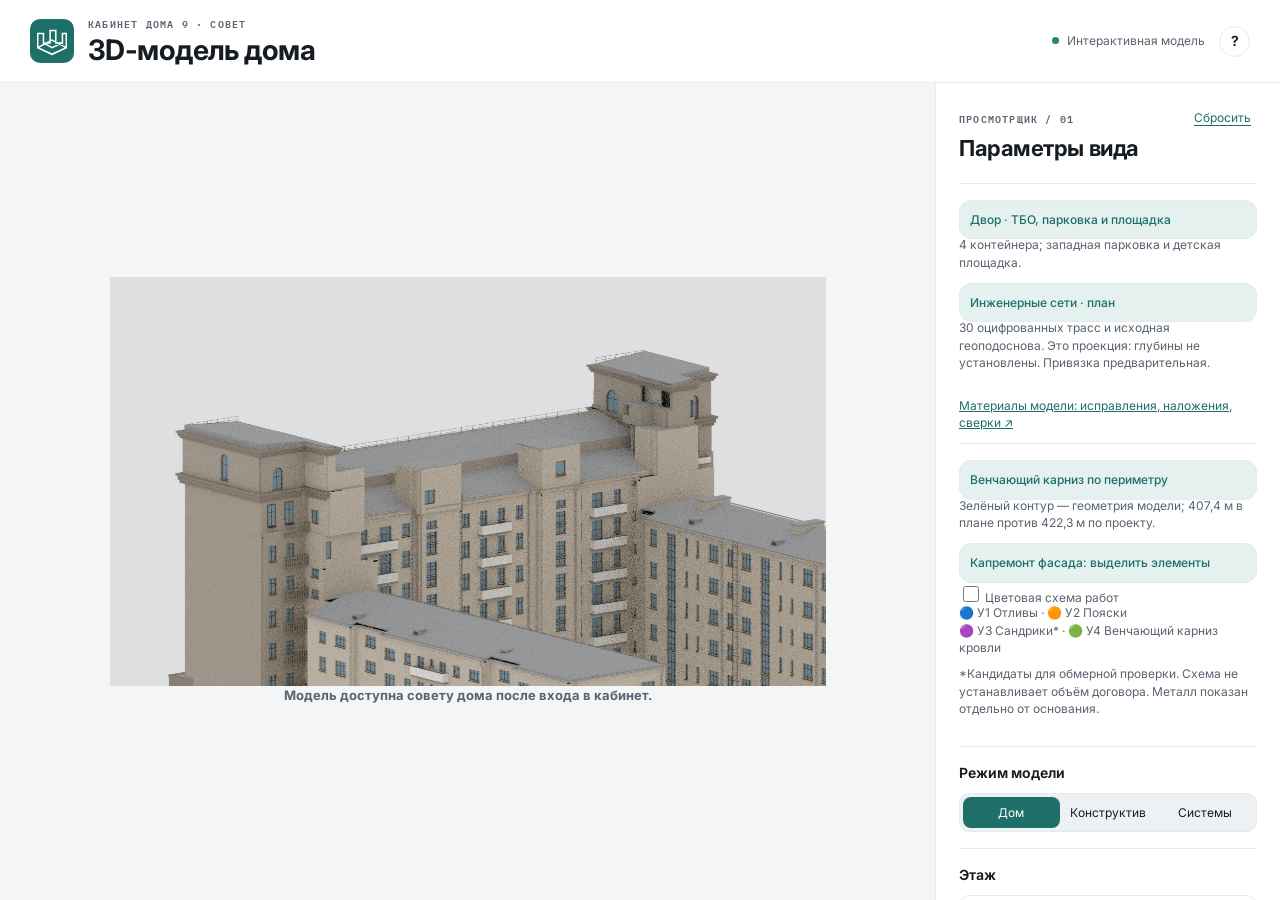
<file: model/index.html>
<!doctype html><html lang="ru"><head><meta charset="utf-8"><meta name="viewport" content="width=device-width,initial-scale=1,viewport-fit=cover"><meta name="theme-color" content="#F3F5F7"><title>Красная Пресня, 9 · Архитектурная модель</title><link rel="stylesheet" href="https://fonts.googleapis.com/css2?family=Inter:wght@400;500;600;700&family=IBM+Plex+Mono:wght@400;500&display=swap"><link rel="stylesheet" href="style.css"><meta name="robots" content="noindex,nofollow"></head><body>
<header><div class="brand" aria-hidden="true"><svg viewBox="0 0 40 40" fill="none" stroke="currentColor" stroke-width="1.6"><path d="M5 27V12h6v10h7V9h6v13h7V12h4v15L20 34zM5 27l15-8 15 8M11 22l9 5 11-5"/></svg></div><div><span class="eyebrow">КАБИНЕТ ДОМА 9 · СОВЕТ</span><h1>3D-модель дома</h1></div><span class="headtag"><i></i>Интерактивная модель</span><button id="help" class="iconbtn" title="О модели" aria-label="О модели">?</button></header>
<main><section id="scene" aria-label="Интерактивный вид здания"><canvas id="view" tabindex="0" aria-label="3D-модель. Стрелки вращают, плюс и минус меняют масштаб."></canvas><div class="viewlabel"><span class="eyebrow">МОСКВА · ПРЕСНЕНСКИЙ РАЙОН</span><strong id="vtitle">Вид со двора</strong></div><div class="modebadge" id="badge">01 / ОБЩИЙ ВИД</div>
<div id="loading"><img src="house.webp" alt="Здание со стороны двора"><b id="loadtext">Открываем 3D-модель…</b></div>
<div id="picked" hidden><button class="close" aria-label="Снять выбор">×</button><span class="eyebrow">ЭЛЕМЕНТ МОДЕЛИ</span><b></b><small></small><a id="nodeLink" href="#" hidden></a></div>
<div class="viewtools"><select id="camera" aria-label="Ракурс"><option value="yard">Со двора</option><option value="media">Торец с медиаэкраном</option><option value="street">С улицы</option><option value="top">Сверху</option><option value="front">Главный фасад</option></select><button id="zoomout" aria-label="Отдалить">−</button><button id="zoomin" aria-label="Приблизить">+</button><button id="fit" title="Вписать в экран" aria-label="Вписать в экран">⛶</button></div>
<span class="hint">Поворот — перетаскивание · Масштаб — колесо или щипок · Выбор — касание</span></section>
<aside><div class="paneltitle"><span class="eyebrow">ПРОСМОТРЩИК / 01</span><button id="reset">Сбросить</button></div><h2>Параметры вида</h2><div class="block"><button id="yardView" class="archive">Двор · ТБО, парковка и площадка</button><p class="small">4 контейнера; западная парковка и детская площадка.</p><button id="networksView" class="archive">Инженерные сети · план</button><p class="small">30 оцифрованных трасс и исходная геоподоснова. Это проекция: глубины не установлены. Привязка предварительная.</p></div><p class="small"><a href="https://drive.google.com/drive/folders/1jjTxew4dKWSWBuJ4ZgQccKEx4LHZMk23" target="_blank" rel="noopener">Материалы модели: исправления, наложения, сверки ↗</a></p><div class="block"><button id="corniceView" class="archive">Венчающий карниз по периметру</button><p class="small">Зелёный контур — геометрия модели; 407,4 м в плане против 422,3 м по проекту.</p><button id="repairView" class="archive">Капремонт фасада: выделить элементы</button><label class="small"><input type="checkbox" id="repairColors"> Цветовая схема работ</label><p class="small">🔵 У1 Отливы · 🟠 У2 Пояски<br>🟣 У3 Сандрики* · 🟢 У4 Венчающий карниз кровли</p><p class="small">*Кандидаты для обмерной проверки. Схема не устанавливает объём договора. Металл показан отдельно от основания.</p></div>
<div class="block"><h3>Режим модели</h3><div class="tabs" id="modes"><button data-mode="all" aria-pressed="true">Дом</button><button data-mode="structure">Конструктив</button><button data-mode="systems">Системы</button></div></div>
<div class="block"><h3><label for="floor">Этаж</label></h3><select id="floor"><option value="-1">Все уровни</option></select><div class="cap"><label for="spread">Раздвижка этажей</label><output id="spreadval">0 м</output></div><input id="spread" type="range" min="0" max="4" step=".1" value="0"></div>
<div class="block"><h3>Сечения</h3><p class="small">Включите плоскость и сдвигайте её по оси.</p><div id="cuts"></div><button id="wingcut" class="archive">Разрез дворовых крыльев</button><p class="small">Шаг плит 3,40 м. Пол цокольного этажа −3,40 м. Двор в модели −0,48 м.</p></div>
<div class="block"><h3>Слои и прозрачность</h3><p class="small">Галочка включает слой. Ползунок меняет его непрозрачность.</p><label class="small"><input id="flat" type="checkbox"> Цвета паспорта без освещения</label><button id="foundationView" class="archive">Показать только фундаменты</button><p class="small">Корпус Б: бутовые ленты — охра, башмаки — серые. Корпус А: два участка по разрезу — сине-серые.</p><div id="layers"></div></div>
<button id="archive" class="archive">Состав модели и архивные чертежи <span>↗</span></button></aside></main>
<dialog id="about"><button class="close" aria-label="Закрыть">×</button><span class="eyebrow">ПАСПОРТ МОДЕЛИ</span><h2>Что можно раскрыть</h2><p>В режиме «Конструктив» видны наружные и внутренние стены, плиты и лестничные марши. Наружные стены полупрозрачны. Выберите этаж или включите горизонтальное сечение Z, чтобы открыть план.</p><p>В режиме «Системы» на фоне прозрачных фасадов видны водостоки, наружные лестницы и входные элементы. Коснитесь детали, чтобы увидеть её название и источник, если он указан.</p><p>Для перемещения вида используйте два пальца или Shift с перетаскиванием мышью. Сечения работают совместно. Разворот плоскости меняет сохраняемую сторону.</p><h3>Границы реконструкции</h3><p>Часть внутренних стен и дверей восстановлена по условным знакам. Фундаменты короткого крыла Б восстановлены по монтажному листу № 5, два участка уличного корпуса А — по поперечному разрезу. Архивные оси и современный контур расходятся. Фундаменты длинного крыла, низкой пристройки и внутренние опоры А требуют подтверждения. Балки, армирование, слои стен и пироги перекрытий отдельно не смоделированы. Их состав проверяют по рабочим чертежам.</p><div id="refs"><a href="https://drive.google.com/file/d/1BdoQoakhi4p-K9bpOC7L4CTRLPIquGsh/view" target="_blank" rel="noopener">Корпус Б · монтажный лист № 5 с планом фундаментов ↗</a><a href="https://drive.google.com/file/d/1phS3eUKoKFWnRX9ZG5AHKjPXTHcyl2ee/view" target="_blank" rel="noopener">Основной корпус · разрез № 139-604-3 ↗</a><a href="https://yandex.com/maps/213/moscow/house/ulitsa_krasnaya_presnya_9/Z04YcwBjTUYPQFtvfXt3cHxgYg==/?ll=37.573438%2C55.761036&amp;panorama%5Bdirection%5D=275.343023%2C0.000000&amp;panorama%5Bfull%5D=true&amp;panorama%5Bpoint%5D=37.575011%2C55.761190&amp;panorama%5Bspan%5D=97.017601%2C60.000000&amp;z=17" target="_blank" rel="noopener">Торец на панораме Яндекса · вид с ул. Красная Пресня ↗</a><a href="https://lbl.ru/media-facades/06-krasnaya-presnya/" target="_blank" rel="noopener">Медиаэкран · фотографии и размеры оператора ↗</a><a href="https://drive.google.com/file/d/1HQ6SG7dk7DayUXDMMKDu0-H0hc0GbtvA/view" target="_blank" rel="noopener">Соседний корпус Г · архивное сравнение ↗</a><a href="https://drive.google.com/file/d/1CyJJMzHZZ3QYiYIzZoowe4Mn3Q0Da6xi/view" target="_blank" rel="noopener">Балки перекрытия первого этажа корпуса А ↗</a><a href="https://drive.google.com/file/d/1hKAuoYuY6zzNS6kMwZr1KyaJ_ovr2m7-/view" target="_blank" rel="noopener">План перекрытий и разрезы ↗</a><a href="https://drive.google.com/file/d/1FmfakUonpwdHjw9CBBPIlH3fqCNyqFVf/view" target="_blank" rel="noopener">Колористический паспорт № 25/00836 ↗</a></div></dialog>
<script src="loader.js"></script></body></html>
</file>
<file: model/style.css>
*{box-sizing:border-box} :root{--paper:#F3F5F7;--ink:#171C22;--muted:#5A6370;--line:#E6E9EE;--green:#1F6F69;--active:#E4F1EF}body{margin:0;font:14px/1.45 'Inter',system-ui,-apple-system,sans-serif;color:var(--ink);background:var(--paper)}button,select,input{font:inherit;color:inherit}button,select{cursor:pointer}button:focus-visible,select:focus-visible,input:focus-visible,canvas:focus-visible{outline:3px solid #1F6F69;outline-offset:2px}header{height:83px;display:flex;align-items:center;gap:14px;padding:0 30px;border-bottom:1px solid var(--line);background:#FFFFFF}.brand{width:44px;height:44px;background:#1F6F69;color:#FFFFFF;border-radius:10px;padding:3px}.eyebrow,.modebadge,output,.axis{font:600 10px/1.4 'IBM Plex Mono',ui-monospace,monospace;letter-spacing:.12em}.eyebrow{color:var(--muted)}h1{font:500 clamp(22px,2.2vw,30px)/1.13 'Inter',system-ui,sans-serif;margin:2px 0}.headtag{margin-left:auto;display:flex;gap:8px;align-items:center;color:var(--muted);font-size:12px}.headtag i{width:7px;height:7px;background:#1E8A5E;border-radius:50%}.iconbtn,.close{border:1px solid var(--line);border-radius:50%;width:31px;height:31px;background:transparent}.close{float:right;font-size:20px;line-height:20px}.iconbtn{font-weight:650}main{display:grid;grid-template-columns:minmax(0,1fr) 345px;height:calc(100dvh - 83px)}#scene{position:relative;min-width:0;overflow:hidden;background-color:#EEF1F4;background-image:radial-gradient(#C9D0D870 .8px,transparent .9px);background-size:18px 18px}#view{width:100%;height:100%;display:block;touch-action:none;cursor:grab}#view:active{cursor:grabbing}.viewlabel{position:absolute;left:27px;top:23px;pointer-events:none}.viewlabel strong{display:block;font:500 21px 'Inter',system-ui,sans-serif;margin-top:4px}.modebadge{position:absolute;right:22px;top:25px;color:#5A6370;font-size:10px;background:#FFFFFFdd;border:1px solid #E6E9EE;padding:5px 9px;border-radius:8px}.viewtools{position:absolute;bottom:42px;left:50%;transform:translateX(-50%);display:flex;gap:0;background:#FFFFFF;box-shadow:0 4px 18px #171C2214;border:1px solid #E6E9EE;border-radius:12px;padding:4px;white-space:nowrap}.viewtools select,.viewtools button{height:35px;border:0;background:transparent;font-size:15px;padding:0 13px}.viewtools button{border-left:1px solid var(--line);font-size:21px}.hint{position:absolute;bottom:12px;width:100%;text-align:center;color:#8B94A1;font-size:11px;pointer-events:none}aside{padding:25px 23px 30px;border-left:1px solid var(--line);overflow:auto}.paneltitle,.cap,h3,.layername{display:flex;align-items:center;justify-content:space-between}.paneltitle button{font-size:12px;text-decoration:underline;text-underline-offset:3px;background:none;border:0;color:var(--green)}h2{font:500 26px/1.2 'Inter',system-ui,sans-serif;margin:8px 0 21px}h3{font-size:14px;margin:0 0 10px;font-weight:650}.block{padding:16px 0;border-top:1px solid var(--line)}.tabs{display:flex;padding:3px;border:1px solid var(--line);background:#EEF1F4;border-radius:10px}.tabs button{border:0;background:none;flex:1;padding:7px 3px;font-size:12px;border-radius:8px}.tabs button[aria-pressed=true]{background:var(--green);color:white}#floor{width:100%;padding:8px 10px;background:#FFFFFF;border:1px solid var(--line);border-radius:10px}.small{font-size:12px;color:var(--muted);margin:-3px 0 12px}.cap{margin:12px 0 3px;font-size:12px}output{font-size:10px;color:#5A6370;letter-spacing:0}input[type=range]{width:100%;accent-color:var(--green);height:18px;margin:0;cursor:pointer}input[type=checkbox]{accent-color:var(--green);width:16px;height:16px;cursor:pointer}.cut{display:grid;grid-template-columns:45px 1fr 53px 30px;gap:7px;align-items:center;margin:5px 0}.cut label{display:flex;gap:4px;align-items:center}.cut output{text-align:right}.cut button{border:1px solid var(--line);background:#EEF1F4;border-radius:10px;height:28px}.cut:has(input[type=checkbox]:not(:checked)) output{opacity:.5}.layer{display:grid;grid-template-columns:1fr 67px 29px;gap:9px;align-items:center;margin:6px 0}.layer label{display:flex;align-items:center;gap:5px;font-size:12px}.layer output{text-align:right}.archive{width:100%;text-align:left;border:1px solid var(--line);border-radius:10px;padding:10px;background:#E4F1EF;color:var(--green);font-size:12px}.archive span{float:right}dialog{max-width:min(550px,92vw);max-height:85dvh;border:1px solid var(--line);border-radius:16px;background:#fff;color:var(--ink);padding:26px}dialog::backdrop{background:#171C22cc}dialog p{font-size:14px}dialog h3{margin:20px 0 5px}#refs{display:grid;gap:6px}a{color:var(--green)}#loading{position:absolute;inset:0;display:flex;flex-direction:column;justify-content:center;align-items:center;background:#F3F5F7;z-index:3;text-align:center;padding:20px}#loading img{width:80%;max-height:75%;object-fit:contain;mix-blend-mode:multiply}#loading b{font-size:13px;color:var(--muted)}[hidden]{display:none!important}#picked{position:absolute;bottom:104px;left:22px;width:min(340px,90%);background:#FFFFFFf5;border:1px solid var(--line);border-radius:12px;padding:12px 14px;box-shadow:0 2px 14px #171C2218}#picked b,#picked small{display:block;margin-top:5px}#picked small{font-size:11px;color:var(--muted)}@media(max-width:760px){header{height:65px;padding:0 13px;gap:10px}.brand{width:35px;height:35px}.headtag{font-size:0}.iconbtn{margin-left:0}main{display:block;height:auto}#scene{height:54dvh;min-height:315px;position:sticky;top:0;z-index:2;border-bottom:1px solid var(--line)}aside{border:0;padding:16px 20px}.viewlabel{top:12px;left:13px}.viewlabel .eyebrow{font-size:8px}.viewlabel strong{font-size:17px}.modebadge{right:9px;top:13px;font-size:8px}.hint{display:none}.viewtools{bottom:9px}.viewtools button,.viewtools select{height:31px}.block{padding:12px 0}#picked{bottom:56px;left:8px}.layer{grid-template-columns:1fr 120px 32px}}@media(max-height:540px) and (orientation:landscape){header{height:46px}main{display:grid;grid-template-columns:1fr 265px;height:calc(100dvh - 46px)}#scene{position:relative;height:100%;min-height:0}aside{padding:10px 14px;overflow:auto}}

h1{font-weight:700;letter-spacing:-.02em}h2{font-weight:700;letter-spacing:-.02em;font-size:22px}.viewlabel strong{font-weight:700;font-size:19px}
aside{background:#fff}.archive{border-radius:12px;font-weight:500}.tabs button[aria-pressed=true]{border-radius:8px}
.embedded header{display:none}.embedded main{height:100dvh}
#loading b{max-width:420px;line-height:1.5}
</file>
